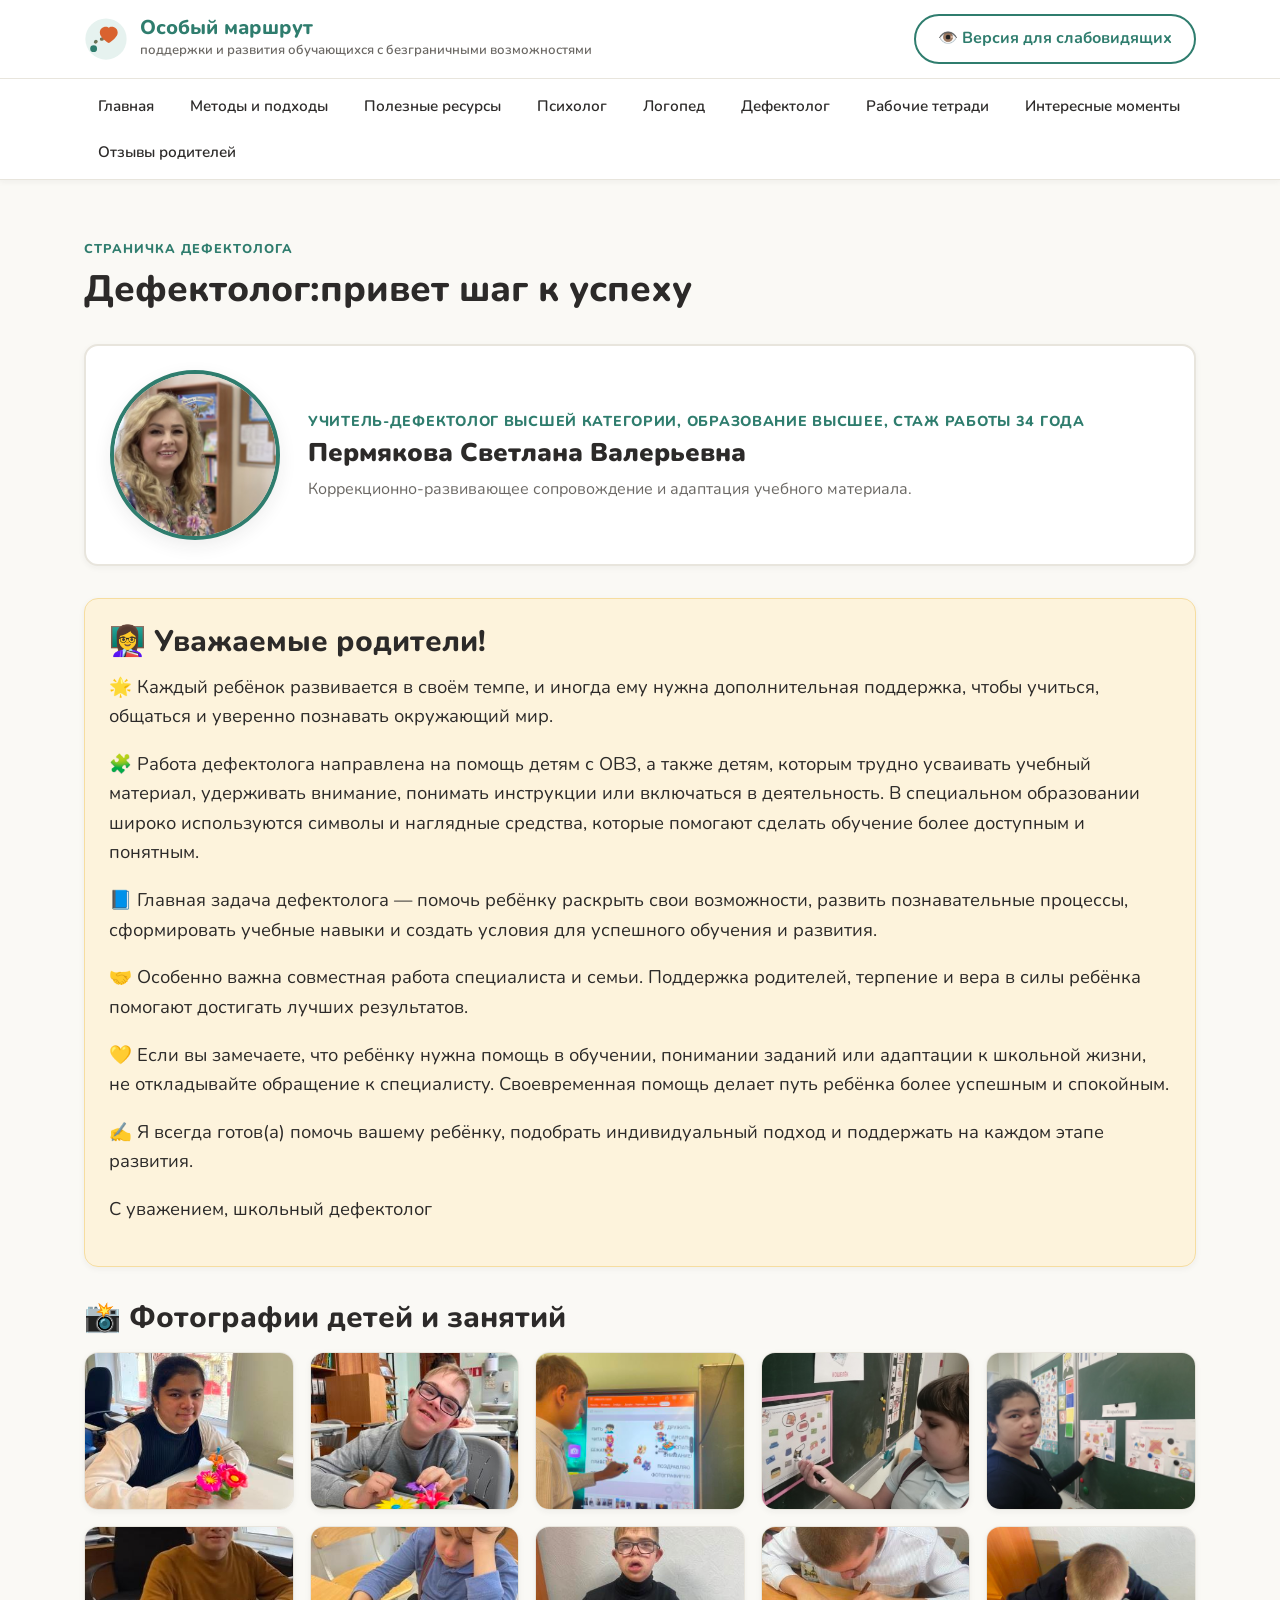
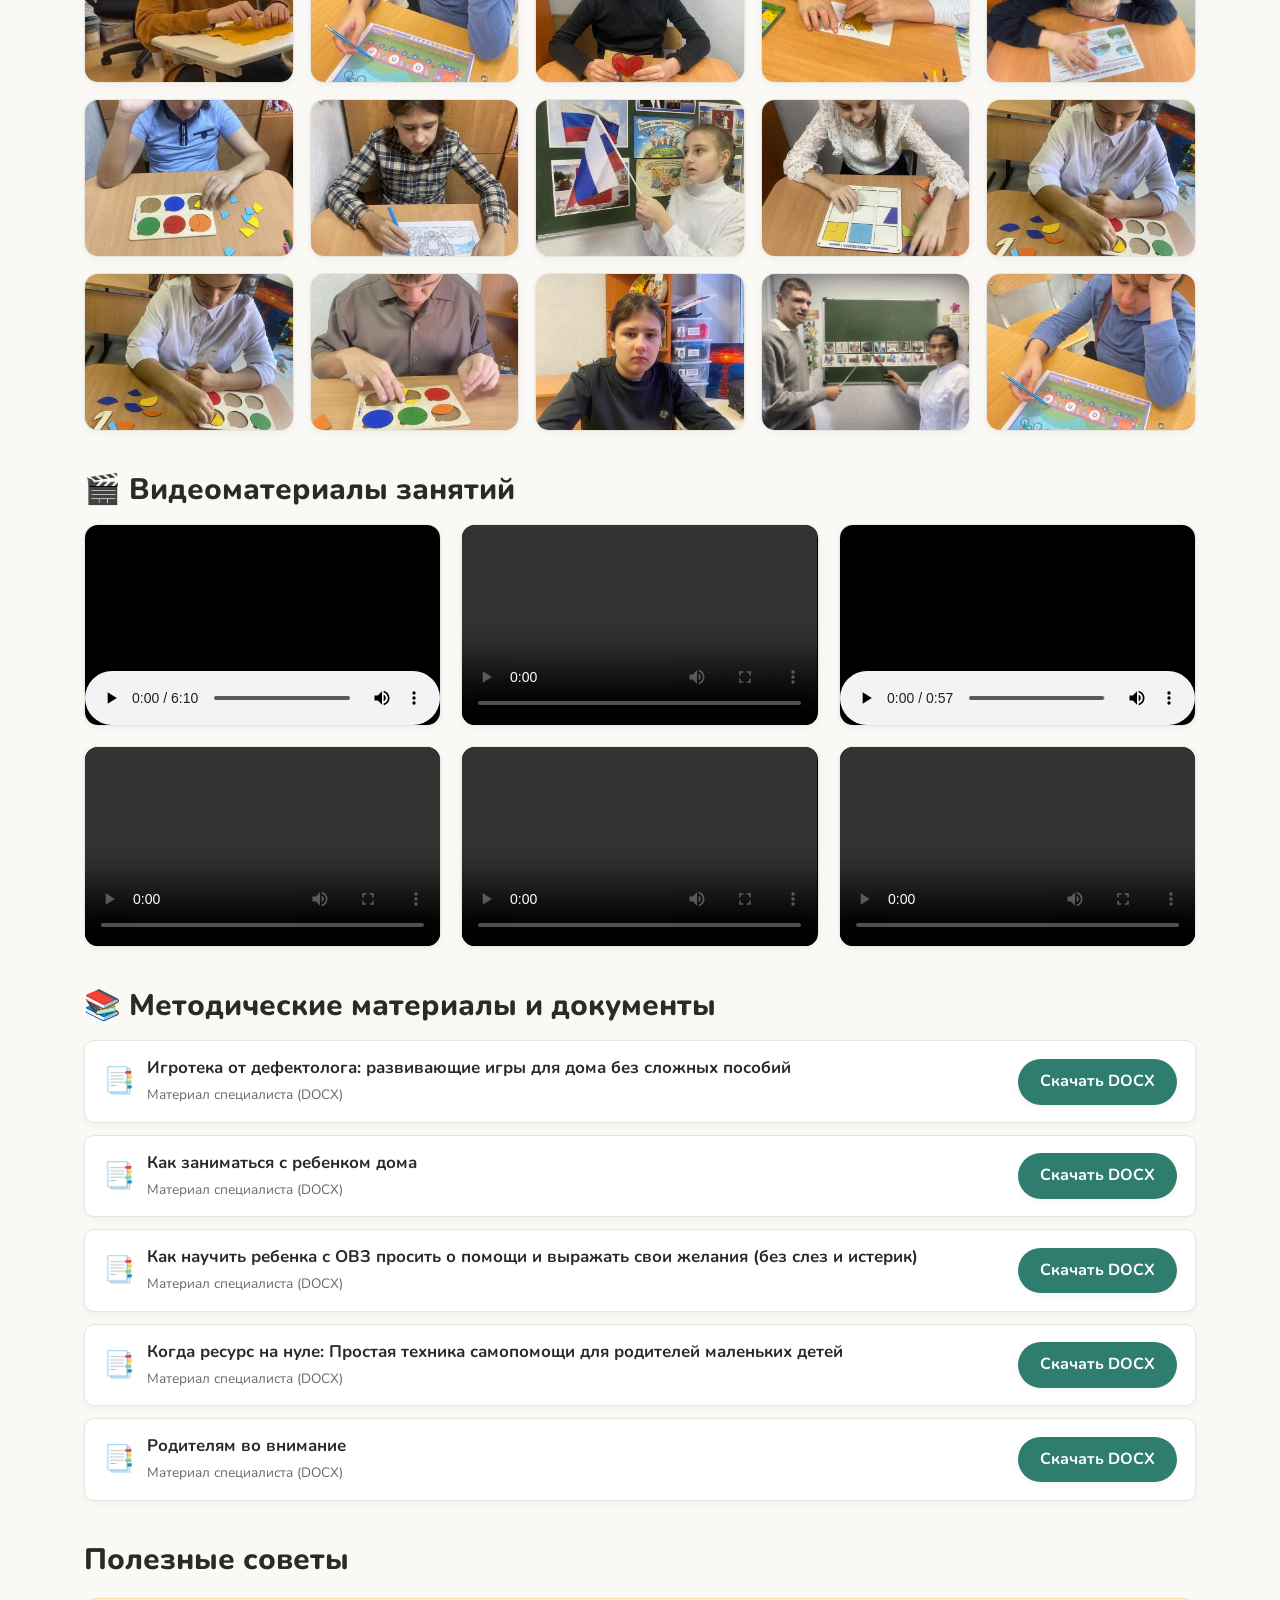
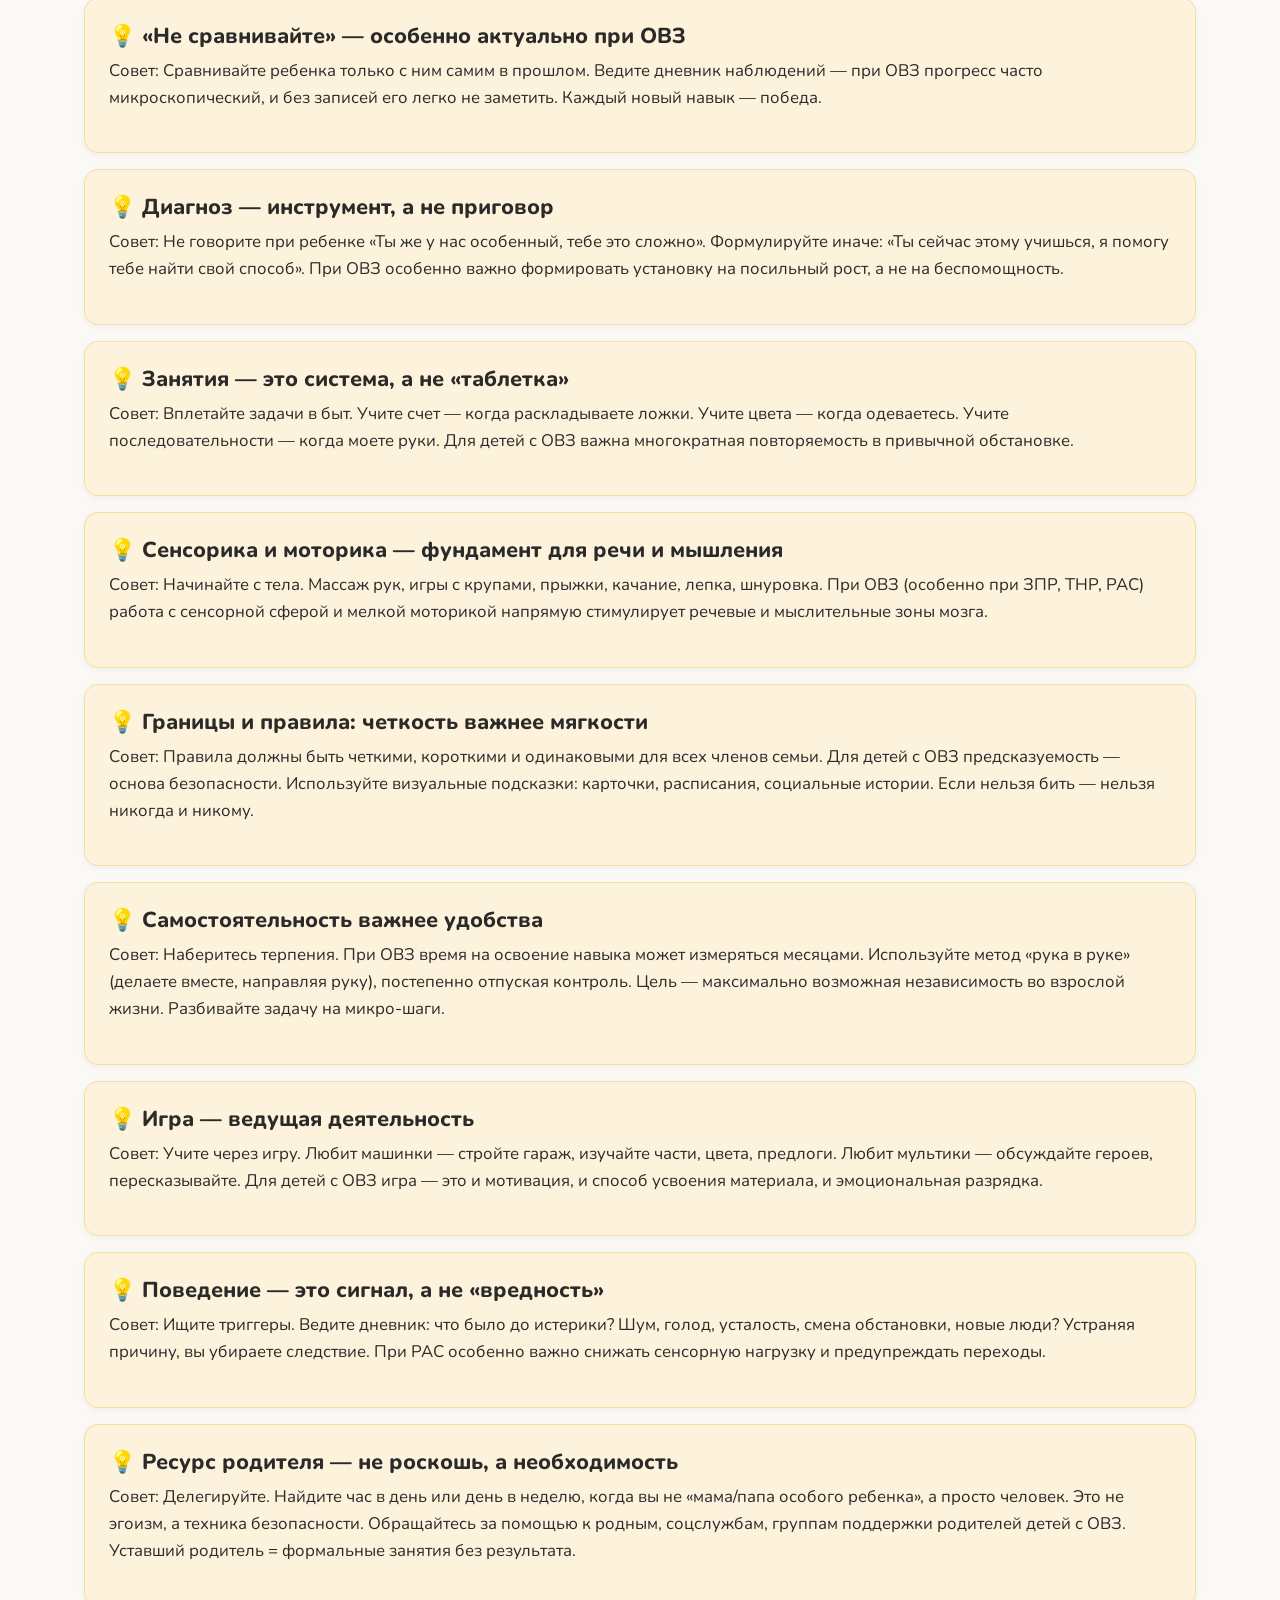
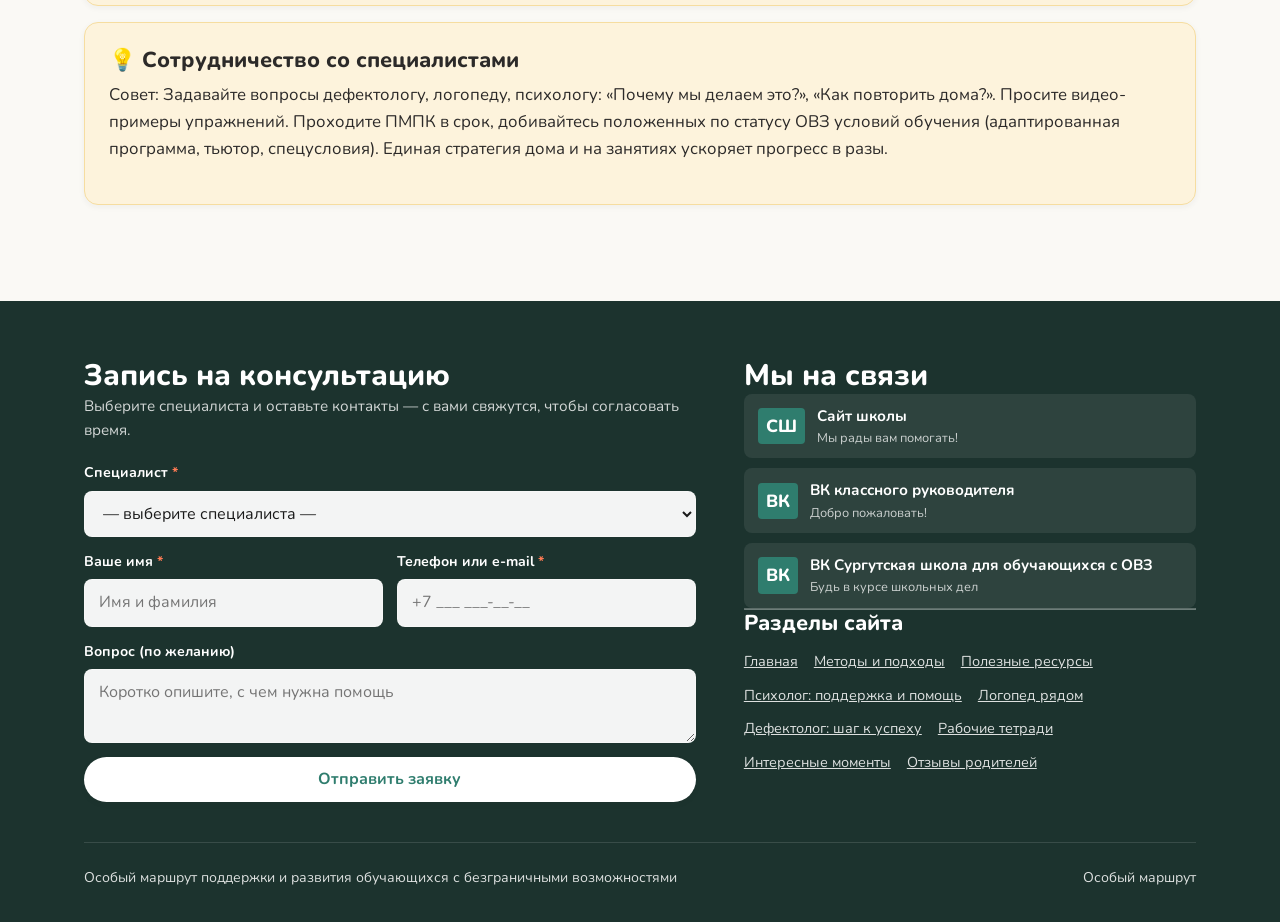
<file: defektolog-new.html>
<!DOCTYPE html>
<html lang="ru">
<head>
<meta charset="utf-8">
<meta name="viewport" content="width=device-width, initial-scale=1">
<title>Дефектолог: шаг к успеху — Особый маршрут</title>
<link href="https://fonts.googleapis.com/css2?family=Nunito:wght@400;600;700;800;900&display=swap" rel="stylesheet">
<link rel="stylesheet" href="assets/css/style.css">
</head>
<body data-page="specialist" data-spec="defektolog">
<a class="skip-link" href="#main">Перейти к основному содержанию</a>
<header class="header">
  <div class="wrap header__bar">
    <a class="logo" href="index.html">
      <svg class="logo__mark" viewBox="0 0 64 64" role="img" aria-hidden="true" focusable="false">
        <defs><linearGradient id="lgm" x1="0" y1="0" x2="1" y2="1"><stop offset="0" stop-color="#2F7D6E"/><stop offset="1" stop-color="#D9622F"/></linearGradient></defs>
        <circle cx="32" cy="32" r="30" fill="#E6F2EF"/>
        <path d="M14 46c0-12 8-14 14-14s10-4 10-10" fill="none" stroke="url(#lgm)" stroke-width="5" stroke-linecap="round" stroke-dasharray="1 9"/>
        <path d="M40 14c5.5 0 9 3.6 9 8.6 0 6.6-8 11.6-11.4 14.5-.9.8-2.3.8-3.2 0C31 34.2 23 29.2 23 22.6 23 17.6 26.5 14 32 14c1.7 0 3.1.7 4 1.8.9-1.1 2.3-1.8 4-1.8z" fill="#D9622F"/>
        <circle cx="14" cy="46" r="5" fill="#2F7D6E"/>
      </svg>
      <span class="logo__text">
        <span class="logo__name">Особый маршрут</span>
        <span class="logo__sub">поддержки и развития обучающихся с безграничными возможностями</span>
      </span>
    </a>
    <div class="header__actions">
      <button type="button" class="btn btn--ghost" id="a11y-toggle" aria-expanded="false" aria-controls="a11y-panel" title="Настройки доступности">👁️ Версия для слабовидящих</button>
      <button type="button" class="nav-toggle" id="nav-toggle" aria-expanded="false" aria-controls="site-nav" aria-label="Открыть меню">
        <svg width="24" height="24" viewBox="0 0 24 24" fill="none" stroke="currentColor" stroke-width="2.5" stroke-linecap="round"><line x1="3" y1="6" x2="21" y2="6"/><line x1="3" y1="12" x2="21" y2="12"/><line x1="3" y1="18" x2="21" y2="18"/></svg>
      </button>
    </div>
  </div>
  <nav class="nav" id="site-nav" aria-label="Основное меню">
    <div class="wrap">
      <ul class="nav__list">
        <li><a class="nav__link" href="index.html">Главная</a></li><li><a class="nav__link" href="metody.html">Методы и подходы</a></li><li><a class="nav__link" href="resursy.html">Полезные ресурсы</a></li><li><a class="nav__link" href="psiholog.html">Психолог</a></li><li><a class="nav__link" href="logoped.html">Логопед</a></li><li><a class="nav__link" href="defektolog.html" aria-current="page">Дефектолог</a></li><li><a class="nav__link" href="tetradi.html">Рабочие тетради</a></li><li><a class="nav__link" href="galereya.html">Интересные моменты</a></li><li><a class="nav__link" href="otzyvy.html">Отзывы родителей</a></li>
      </ul>
    </div>
  </nav>
  <div class="a11y-bar" id="a11y-panel">
    <div class="wrap a11y-bar__grid">
      <div class="a11y__group">
        <span class="a11y__label">Размер шрифта</span>
        <div class="btn-group">
          <button type="button" class="a11y__btn" data-fs="1" aria-pressed="true">А</button>
          <button type="button" class="a11y__btn" data-fs="1.15" aria-pressed="false" style="font-size:1.12em">А</button>
          <button type="button" class="a11y__btn" data-fs="1.32" aria-pressed="false" style="font-size:1.28em">А</button>
        </div>
      </div>
      <div class="a11y__group">
        <span class="a11y__label">Контраст</span>
        <button type="button" class="a11y__btn" id="contrast-toggle" aria-pressed="false">Версия для слабовидящих</button>
      </div>
      <div class="a11y__group">
        <button type="button" class="a11y__btn" id="a11y-reset">Сбросить</button>
      </div>
    </div>
  </div>
</header>
<main id="main">
  <section class="section" aria-labelledby="page-title">
    <div class="wrap">
      <div class="section__head">
        <span class="eyebrow">Страничка дефектолога</span>
        <h1 id="page-title">Дефектолог:привет шаг к успеху</h1>
        
      </div>

      <div id="spec-teacher-box"><div class="teacher-profile">
        <div class="teacher-profile__photo-wrap">
      <img src="media/my-teacher-final.jpg" alt="Пермякова Светлана Валерьевна" class="teacher-profile__photo">
        </div>
        <div class="teacher-profile__info">
          <span class="teacher-profile__role">Учитель-дефектолог высшей категории, образование высшее, стаж работы 34 года</span>
          <h2 class="teacher-profile__name">Пермякова Светлана Валерьевна</h2>
          <p class="teacher-profile__desc">Коррекционно-развивающее сопровождение и адаптация учебного материала.</p>
        </div>
      </div></div>

      <div class="card tone-3" style="margin-bottom:32px">
        <h2 style="margin-bottom:12px">👩‍🏫 Уважаемые родители!</h2>
        <div class="prose" style="font-size:1.15rem"><p>🌟 Каждый ребёнок развивается в своём темпе, и иногда ему нужна дополнительная поддержка, чтобы учиться, общаться и уверенно познавать окружающий мир.</p><p>🧩 Работа дефектолога направлена на помощь детям с ОВЗ, а также детям, которым трудно усваивать учебный материал, удерживать внимание, понимать инструкции или включаться в деятельность. В специальном образовании широко используются символы и наглядные средства, которые помогают сделать обучение более доступным и понятным.</p><p>📘 Главная задача дефектолога — помочь ребёнку раскрыть свои возможности, развить познавательные процессы, сформировать учебные навыки и создать условия для успешного обучения и развития.</p><p>🤝 Особенно важна совместная работа специалиста и семьи. Поддержка родителей, терпение и вера в силы ребёнка помогают достигать лучших результатов.</p><p>💛 Если вы замечаете, что ребёнку нужна помощь в обучении, понимании заданий или адаптации к школьной жизни, не откладывайте обращение к специалисту. Своевременная помощь делает путь ребёнка более успешным и спокойным.</p><p>✍️ Я всегда готов(а) помочь вашему ребёнку, подобрать индивидуальный подход и поддержать на каждом этапе развития.</p><p>С уважением, школьный дефектолог</p></div>
      </div>

      <div id="spec-photos-box" style="margin-bottom:40px "><h2 style="margin-bottom:16px">📸 Фотографии детей и занятий</h2><div class="gallery gallery--spec" id="spec-photos"><div class="gallery__item">
      <button type="button" class="gallery__btn" data-lightbox="Фото" data-src="/media/1792944774408-IMG_5536.jpg" data-title="">
        <span class="gallery__frame">
          <img src="/media/1792944774408-IMG_5536.jpg" alt="Фото" loading="lazy">
        </span>
      </button>
    </div><div class="gallery__item">
      <button type="button" class="gallery__btn" data-lightbox="Фото" data-src="/media/1792944784891-IMG_5537.jpg" data-title="">
        <span class="gallery__frame">
          <img src="/media/1792944784891-IMG_5537.jpg" alt="Фото" loading="lazy">
        </span>
      </button>
    </div><div class="gallery__item">
      <button type="button" class="gallery__btn" data-lightbox="Фото" data-src="/media/1792944802336-IMG_6195.JPG" data-title="">
        <span class="gallery__frame">
          <img src="/media/1792944802336-IMG_6195.JPG" alt="Фото" loading="lazy">
        </span>
      </button>
    </div><div class="gallery__item">
      <button type="button" class="gallery__btn" data-lightbox="Фото" data-src="/media/1792944818965-IMG_20230217_082041.jpg" data-title="">
        <span class="gallery__frame">
          <img src="/media/1792944818965-IMG_20230217_082041.jpg" alt="Фото" loading="lazy">
        </span>
      </button>
    </div><div class="gallery__item">
      <button type="button" class="gallery__btn" data-lightbox="Фото" data-src="/media/1792944826034-IMG_20230217_084144.jpg" data-title="">
        <span class="gallery__frame">
          <img src="/media/1792944826034-IMG_20230217_084144.jpg" alt="Фото" loading="lazy">
        </span>
      </button>
    </div><div class="gallery__item">
      <button type="button" class="gallery__btn" data-lightbox="Фото" data-src="/media/1792944794831-Screenshot_1.jpg" data-title="">
        <span class="gallery__frame">
          <img src="/media/1792944794831-Screenshot_1.jpg" alt="Фото" loading="lazy">
        </span>
      </button>
    </div><div class="gallery__item">
      <button type="button" class="gallery__btn" data-lightbox="Фото" data-src="/media/1792944673480-IMG_5287.JPG" data-title="">
        <span class="gallery__frame">
          <img src="/media/1792944673480-IMG_5287.JPG" alt="Фото" loading="lazy">
        </span>
      </button>
    </div><div class="gallery__item">
      <button type="button" class="gallery__btn" data-lightbox="Фото" data-src="/media/1792944682503-IMG_6645.jpeg" data-title="">
        <span class="gallery__frame">
          <img src="/media/1792944682503-IMG_6645.jpeg" alt="Фото" loading="lazy">
        </span>
      </button>
    </div><div class="gallery__item">
      <button type="button" class="gallery__btn" data-lightbox="Фото" data-src="/media/1792944690875-IMG_7251.jpeg" data-title="">
        <span class="gallery__frame">
          <img src="/media/1792944690875-IMG_7251.jpeg" alt="Фото" loading="lazy">
        </span>
      </button>
    </div><div class="gallery__item">
      <button type="button" class="gallery__btn" data-lightbox="Фото" data-src="/media/1792944696841-IMG_7297.jpeg" data-title="">
        <span class="gallery__frame">
          <img src="/media/1792944696841-IMG_7297.jpeg" alt="Фото" loading="lazy">
        </span>
      </button>
    </div><div class="gallery__item">
      <button type="button" class="gallery__btn" data-lightbox="Фото" data-src="/media/1792944703618-IMG_20261022_163137.jpg" data-title="">
        <span class="gallery__frame">
          <img src="/media/1792944703618-IMG_20261022_163137.jpg" alt="Фото" loading="lazy">
        </span>
      </button>
    </div><div class="gallery__item">
      <button type="button" class="gallery__btn" data-lightbox="Фото" data-src="/media/1792944715703-IMG_20261022_163153.jpg" data-title="">
        <span class="gallery__frame">
          <img src="/media/1792944715703-IMG_20261022_163153.jpg" alt="Фото" loading="lazy">
        </span>
      </button>
    </div><div class="gallery__item">
      <button type="button" class="gallery__btn" data-lightbox="Фото" data-src="/media/1792944723243-IMG_20261022_163204.jpg" data-title="">
        <span class="gallery__frame">
          <img src="/media/1792944723243-IMG_20261022_163204.jpg" alt="Фото" loading="lazy">
        </span>
      </button>
    </div><div class="gallery__item">
      <button type="button" class="gallery__btn" data-lightbox="Фото" data-src="/media/1792944730154-IMG_20261022_163222.jpg" data-title="">
        <span class="gallery__frame">
          <img src="/media/1792944730154-IMG_20261022_163222.jpg" alt="Фото" loading="lazy">
        </span>
      </button>
    </div><div class="gallery__item">
      <button type="button" class="gallery__btn" data-lightbox="Фото" data-src="/media/1792944750092-IMG_20261022_163236.jpg" data-title="">
        <span class="gallery__frame">
          <img src="/media/1792944750092-IMG_20261022_163236.jpg" alt="Фото" loading="lazy">
        </span>
      </button>
    </div><div class="gallery__item">
      <button type="button" class="gallery__btn" data-lightbox="Фото" data-src="/media/1792944668210-IMG_20261022_163236.jpg" data-title="">
        <span class="gallery__frame">
          <img src="/media/1792944668210-IMG_20261022_163236.jpg" alt="Фото" loading="lazy">
        </span>
      </button>
    </div><div class="gallery__item">
      <button type="button" class="gallery__btn" data-lightbox="Фото" data-src="/media/1792944621538-IMG_20261022_163258.jpg" data-title="">
        <span class="gallery__frame">
          <img src="/media/1792944621538-IMG_20261022_163258.jpg" alt="Фото" loading="lazy">
        </span>
      </button>
    </div><div class="gallery__item">
      <button type="button" class="gallery__btn" data-lightbox="Фото" data-src="/media/1792944629872-photo_2026-02-04_12-55-03.jpg" data-title="">
        <span class="gallery__frame">
          <img src="/media/1792944629872-photo_2026-02-04_12-55-03.jpg" alt="Фото" loading="lazy">
        </span>
      </button>
    </div><div class="gallery__item">
      <button type="button" class="gallery__btn" data-lightbox="Фото" data-src="/media/1792944648602-IMG_20261022_163327.jpg" data-title="">
        <span class="gallery__frame">
          <img src="/media/1792944648602-IMG_20261022_163327.jpg" alt="Фото" loading="lazy">
        </span>
      </button>
    </div><div class="gallery__item">
      <button type="button" class="gallery__btn" data-lightbox="Фото" data-src="/media/1792944659249-IMG_5287.JPG" data-title="">
        <span class="gallery__frame">
          <img src="/media/1792944659249-IMG_5287.JPG" alt="Фото" loading="lazy">
        </span>
      </button>
    </div></div></div>

      <div id="spec-videos-box" style="margin-bottom:40px "><h2 style="margin-bottom:16px">🎬 Видеоматериалы занятий</h2><div class="video-grid" id="spec-videos"><div class="video-card">
      <video class="video-card__player" src="/media/defektolog_1_pmpk.mp4" controls playsinline preload="metadata"></video>
    </div><div class="video-card">
      <video class="video-card__player" src="/media/defektolog_2_parta.mp4" controls playsinline preload="metadata"></video>
    </div><div class="video-card">
      <video class="video-card__player" src="/media/defektolog_3_zhilet.mp4" controls playsinline preload="metadata"></video>
    </div><div class="video-card">
      <video class="video-card__player" src="/media/defektolog_4_doska_cherepaha.mp4" controls playsinline preload="metadata"></video>
    </div><div class="video-card">
      <video class="video-card__player" src="/media/defektolog_5_doska_frukty.mp4" controls playsinline preload="metadata"></video>
    </div><div class="video-card">
      <video class="video-card__player" src="/media/defektolog_6_klass.mp4" controls playsinline preload="metadata"></video>
    </div></div></div>

      <div id="spec-pdfs-box" style="margin-bottom:40px"><h2 style="margin-bottom:16px">📚 Методические материалы и документы</h2><div style="display:flex;flex-direction:column;gap:12px" id="spec-pdfs"><div style="background:#fff;padding:14px 18px;border-radius:10px;border:1px solid var(--c-border);display:flex;align-items:center;justify-content:space-between;gap:16px;box-shadow:var(--sh-sm)">
      <div style="display:flex;align-items:center;gap:12px">
        <span style="font-size:1.6rem">📑</span>
        <div>
          <strong style="font-size:1.05rem;display:block">Игротека от дефектолога: развивающие игры для дома без сложных пособий</strong>
          <span style="font-size:0.85rem;color:var(--c-text-muted)">Материал специалиста (DOCX)</span>
        </div>
      </div>
      <a class="btn btn--brand" href="/media/1792938064478-Игротека_от_дефектолога_развивающие_игры_для_дома_без_сложных_пособий.docx" target="_blank" download style="white-space:nowrap">Скачать DOCX</a>
    </div><div style="background:#fff;padding:14px 18px;border-radius:10px;border:1px solid var(--c-border);display:flex;align-items:center;justify-content:space-between;gap:16px;box-shadow:var(--sh-sm)">
      <div style="display:flex;align-items:center;gap:12px">
        <span style="font-size:1.6rem">📑</span>
        <div>
          <strong style="font-size:1.05rem;display:block">Как заниматься с ребенком дома</strong>
          <span style="font-size:0.85rem;color:var(--c-text-muted)">Материал специалиста (DOCX)</span>
        </div>
      </div>
      <a class="btn btn--brand" href="/media/1792938099367-Как_заниматься_с_ребенком_дома.docx" target="_blank" download style="white-space:nowrap">Скачать DOCX</a>
    </div><div style="background:#fff;padding:14px 18px;border-radius:10px;border:1px solid var(--c-border);display:flex;align-items:center;justify-content:space-between;gap:16px;box-shadow:var(--sh-sm)">
      <div style="display:flex;align-items:center;gap:12px">
        <span style="font-size:1.6rem">📑</span>
        <div>
          <strong style="font-size:1.05rem;display:block">Как научить ребенка с ОВЗ просить о помощи и выражать свои желания (без слез и истерик)</strong>
          <span style="font-size:0.85rem;color:var(--c-text-muted)">Материал специалиста (DOCX)</span>
        </div>
      </div>
      <a class="btn btn--brand" href="/media/1792938113650-Как_научить_ребенка_с_ОВЗ_просить_о_помощи_и_выражать_свои_желания__Без_слез_и_истерик_.docx" target="_blank" download style="white-space:nowrap">Скачать DOCX</a>
    </div><div style="background:#fff;padding:14px 18px;border-radius:10px;border:1px solid var(--c-border);display:flex;align-items:center;justify-content:space-between;gap:16px;box-shadow:var(--sh-sm)">
      <div style="display:flex;align-items:center;gap:12px">
        <span style="font-size:1.6rem">📑</span>
        <div>
          <strong style="font-size:1.05rem;display:block">Когда ресурс на нуле: Простая техника самопомощи для родителей маленьких детей</strong>
          <span style="font-size:0.85rem;color:var(--c-text-muted)">Материал специалиста (DOCX)</span>
        </div>
      </div>
      <a class="btn btn--brand" href="/media/1792938140000-Когда_ресурс_на_нуле_Простая_техника_самопомощи_для_родителей_маленьких_детей.docx" target="_blank" download style="white-space:nowrap">Скачать DOCX</a>
    </div><div style="background:#fff;padding:14px 18px;border-radius:10px;border:1px solid var(--c-border);display:flex;align-items:center;justify-content:space-between;gap:16px;box-shadow:var(--sh-sm)">
      <div style="display:flex;align-items:center;gap:12px">
        <span style="font-size:1.6rem">📑</span>
        <div>
          <strong style="font-size:1.05rem;display:block">Родителям во внимание</strong>
          <span style="font-size:0.85rem;color:var(--c-text-muted)">Материал специалиста (DOCX)</span>
        </div>
      </div>
      <a class="btn btn--brand" href="/media/1792938158637-Родителям_во_внимание.docx" target="_blank" download style="white-space:nowrap">Скачать DOCX</a>
    </div></div></div>

      

      <div id="spec-blog-box" style="margin-bottom:40px "><h2 style="margin-bottom:20px">Полезные советы</h2><div id="spec-blog"><article class="card tone-3" style="margin-bottom:16px">
          <h3 style="margin-bottom:8px">💡 «Не сравнивайте» — особенно актуально при ОВЗ</h3>
          <div class="prose" style="font-size:1.05rem"><p>Совет: Сравнивайте ребенка только с ним самим в прошлом. Ведите дневник наблюдений — при ОВЗ прогресс часто микроскопический, и без записей его легко не заметить. Каждый новый навык — победа.</p></div>
          
        </article><article class="card tone-3" style="margin-bottom:16px">
          <h3 style="margin-bottom:8px">💡 Диагноз — инструмент, а не приговор</h3>
          <div class="prose" style="font-size:1.05rem"><p>Совет: Не говорите при ребенке «Ты же у нас особенный, тебе это сложно». Формулируйте иначе: «Ты сейчас этому учишься, я помогу тебе найти свой способ». При ОВЗ особенно важно формировать установку на посильный рост, а не на беспомощность.</p></div>
          
        </article><article class="card tone-3" style="margin-bottom:16px">
          <h3 style="margin-bottom:8px">💡 Занятия — это система, а не «таблетка»</h3>
          <div class="prose" style="font-size:1.05rem"><p>Совет: Вплетайте задачи в быт. Учите счет — когда раскладываете ложки. Учите цвета — когда одеваетесь. Учите последовательности — когда моете руки. Для детей с ОВЗ важна многократная повторяемость в привычной обстановке.</p></div>
          
        </article><article class="card tone-3" style="margin-bottom:16px">
          <h3 style="margin-bottom:8px">💡 Сенсорика и моторика — фундамент для речи и мышления</h3>
          <div class="prose" style="font-size:1.05rem"><p>Совет: Начинайте с тела. Массаж рук, игры с крупами, прыжки, качание, лепка, шнуровка. При ОВЗ (особенно при ЗПР, ТНР, РАС) работа с сенсорной сферой и мелкой моторикой напрямую стимулирует речевые и мыслительные зоны мозга.</p></div>
          
        </article><article class="card tone-3" style="margin-bottom:16px">
          <h3 style="margin-bottom:8px">💡 Границы и правила: четкость важнее мягкости</h3>
          <div class="prose" style="font-size:1.05rem"><p>Совет: Правила должны быть четкими, короткими и одинаковыми для всех членов семьи. Для детей с ОВЗ предсказуемость — основа безопасности. Используйте визуальные подсказки: карточки, расписания, социальные истории. Если нельзя бить — нельзя никогда и никому.</p></div>
          
        </article><article class="card tone-3" style="margin-bottom:16px">
          <h3 style="margin-bottom:8px">💡 Самостоятельность важнее удобства</h3>
          <div class="prose" style="font-size:1.05rem"><p>Совет: Наберитесь терпения. При ОВЗ время на освоение навыка может измеряться месяцами. Используйте метод «рука в руке» (делаете вместе, направляя руку), постепенно отпуская контроль. Цель — максимально возможная независимость во взрослой жизни. Разбивайте задачу на микро-шаги.</p></div>
          
        </article><article class="card tone-3" style="margin-bottom:16px">
          <h3 style="margin-bottom:8px">💡 Игра — ведущая деятельность</h3>
          <div class="prose" style="font-size:1.05rem"><p>Совет: Учите через игру. Любит машинки — стройте гараж, изучайте части, цвета, предлоги. Любит мультики — обсуждайте героев, пересказывайте. Для детей с ОВЗ игра — это и мотивация, и способ усвоения материала, и эмоциональная разрядка.</p></div>
          
        </article><article class="card tone-3" style="margin-bottom:16px">
          <h3 style="margin-bottom:8px">💡 Поведение — это сигнал, а не «вредность»</h3>
          <div class="prose" style="font-size:1.05rem"><p>Совет: Ищите триггеры. Ведите дневник: что было до истерики? Шум, голод, усталость, смена обстановки, новые люди? Устраняя причину, вы убираете следствие. При РАС особенно важно снижать сенсорную нагрузку и предупреждать переходы.</p></div>
          
        </article><article class="card tone-3" style="margin-bottom:16px">
          <h3 style="margin-bottom:8px">💡 Ресурс родителя — не роскошь, а необходимость</h3>
          <div class="prose" style="font-size:1.05rem"><p>Совет: Делегируйте. Найдите час в день или день в неделю, когда вы не «мама/папа особого ребенка», а просто человек. Это не эгоизм, а техника безопасности. Обращайтесь за помощью к родным, соцслужбам, группам поддержки родителей детей с ОВЗ. Уставший родитель = формальные занятия без результата.</p></div>
          
        </article><article class="card tone-3" style="margin-bottom:16px">
          <h3 style="margin-bottom:8px">💡 Сотрудничество со специалистами</h3>
          <div class="prose" style="font-size:1.05rem"><p>Совет: Задавайте вопросы дефектологу, логопеду, психологу: «Почему мы делаем это?», «Как повторить дома?». Просите видео-примеры упражнений. Проходите ПМПК в срок, добивайтесь положенных по статусу ОВЗ условий обучения (адаптированная программа, тьютор, спецусловия). Единая стратегия дома и на занятиях ускоряет прогресс в разы.</p></div>
          
        </article></div></div>
    </div>
  </section>
</main>
<footer class="footer" id="podval">
  <div class="wrap">
    <div class="footer__grid">
      <section id="zapis" aria-labelledby="zapis-title">
        <h2 id="zapis-title">Запись на консультацию</h2>
        <p class="footer__note">Выберите специалиста и оставьте контакты — с вами свяжутся, чтобы согласовать время.</p>
        <form class="form" id="consult-form" novalidate>
          <div class="field" data-field="spec">
            <label class="field__label" for="f-spec">Специалист <span class="field__req" aria-hidden="true">*</span></label>
            <select class="field__control" id="f-spec" name="spec" required aria-describedby="e-spec">
              <option value="">— выберите специалиста —</option>
              <option value="Педагог-психолог">Педагог-психолог</option><option value="Школьный логопед">Школьный логопед</option><option value="Школьный дефектолог">Школьный дефектолог</option><option value="Классный руководитель">Классный руководитель</option>
            </select>
            <p class="field__error" id="e-spec" hidden>Пожалуйста, выберите специалиста.</p>
          </div>

          <div class="form__row">
            <div class="field" data-field="name">
              <label class="field__label" for="f-name">Ваше имя <span class="field__req" aria-hidden="true">*</span></label>
              <input class="field__control" id="f-name" name="name" type="text" required autocomplete="name" placeholder="Имя и фамилия" aria-describedby="e-name">
              <p class="field__error" id="e-name" hidden>Укажите, пожалуйста, имя.</p>
            </div>
            <div class="field" data-field="contact">
              <label class="field__label" for="f-contact">Телефон или e-mail <span class="field__req" aria-hidden="true">*</span></label>
              <input class="field__control" id="f-contact" name="contact" type="text" required placeholder="+7 ___ ___-__-__" aria-describedby="e-contact">
              <p class="field__error" id="e-contact" hidden>Укажите телефон или e-mail для связи.</p>
            </div>
          </div>

          <div class="field" data-field="message">
            <label class="field__label" for="f-message">Вопрос (по желанию)</label>
            <textarea class="field__control" id="f-message" name="message" placeholder="Коротко опишите, с чем нужна помощь"></textarea>
          </div>

          <button class="btn btn--light btn--wide" type="submit">Отправить заявку</button>
          <p class="form__status" id="form-status" role="status" hidden></p>
        </form>
      </section>

      <section aria-labelledby="svyaz-title">
        <h2 id="svyaz-title">Мы на связи</h2>
        <ul class="social">
          <li><a class="social__link" href="https://shkolasurgutskaya-r86.gosweb.gosuslugi.ru/" target="_blank" rel="noopener noreferrer">
      <span class="social__ico" aria-hidden="true">СШ</span>
      <span class="social__meta">Сайт школы<span>Мы рады вам помогать!</span></span>
    </a></li><li><a class="social__link" href="https://vk.ru/club234596236" target="_blank" rel="noopener noreferrer">
      <span class="social__ico" aria-hidden="true">ВК</span>
      <span class="social__meta">ВК классного руководителя<span>Добро пожаловать!</span></span>
    </a></li><li><a class="social__link" href="https://max.ru" target="_blank" rel="noopener noreferrer">
      <span class="social__ico" aria-hidden="true">ВК</span>
      <span class="social__meta">ВК Сургутская школа для обучающихся с ОВЗ<span>Будь в курсе школьных дел</span></span>
    </a></li>
        </ul>

        <hr class="divider" style="border-color:rgba(255,255,255,.2);background:rgba(255,255,255,.2)">

        <h3 style="color:#fff">Разделы сайта</h3>
        <ul class="footer__map">
          <li><a href="index.html">Главная</a></li><li><a href="metody.html">Методы и подходы</a></li><li><a href="resursy.html">Полезные ресурсы</a></li><li><a href="psiholog.html">Психолог: поддержка и помощь</a></li><li><a href="logoped.html">Логопед рядом</a></li><li><a href="defektolog.html" aria-current="page">Дефектолог: шаг к успеху</a></li><li><a href="tetradi.html">Рабочие тетради</a></li><li><a href="galereya.html">Интересные моменты</a></li><li><a href="otzyvy.html">Отзывы родителей</a></li>
        </ul>
      </section>
    </div>

    <div class="footer__bottom">
      <span>Особый маршрут поддержки и развития обучающихся с безграничными возможностями</span>
      <span>Особый маршрут</span>
    </div>
  </div>
</footer>
<script src="assets/data/content.js"></script>
<script src="assets/js/layout.js"></script>
<script src="assets/js/render.js"></script>
<script src="assets/js/main.js"></script>
</body>
</html>
</file>
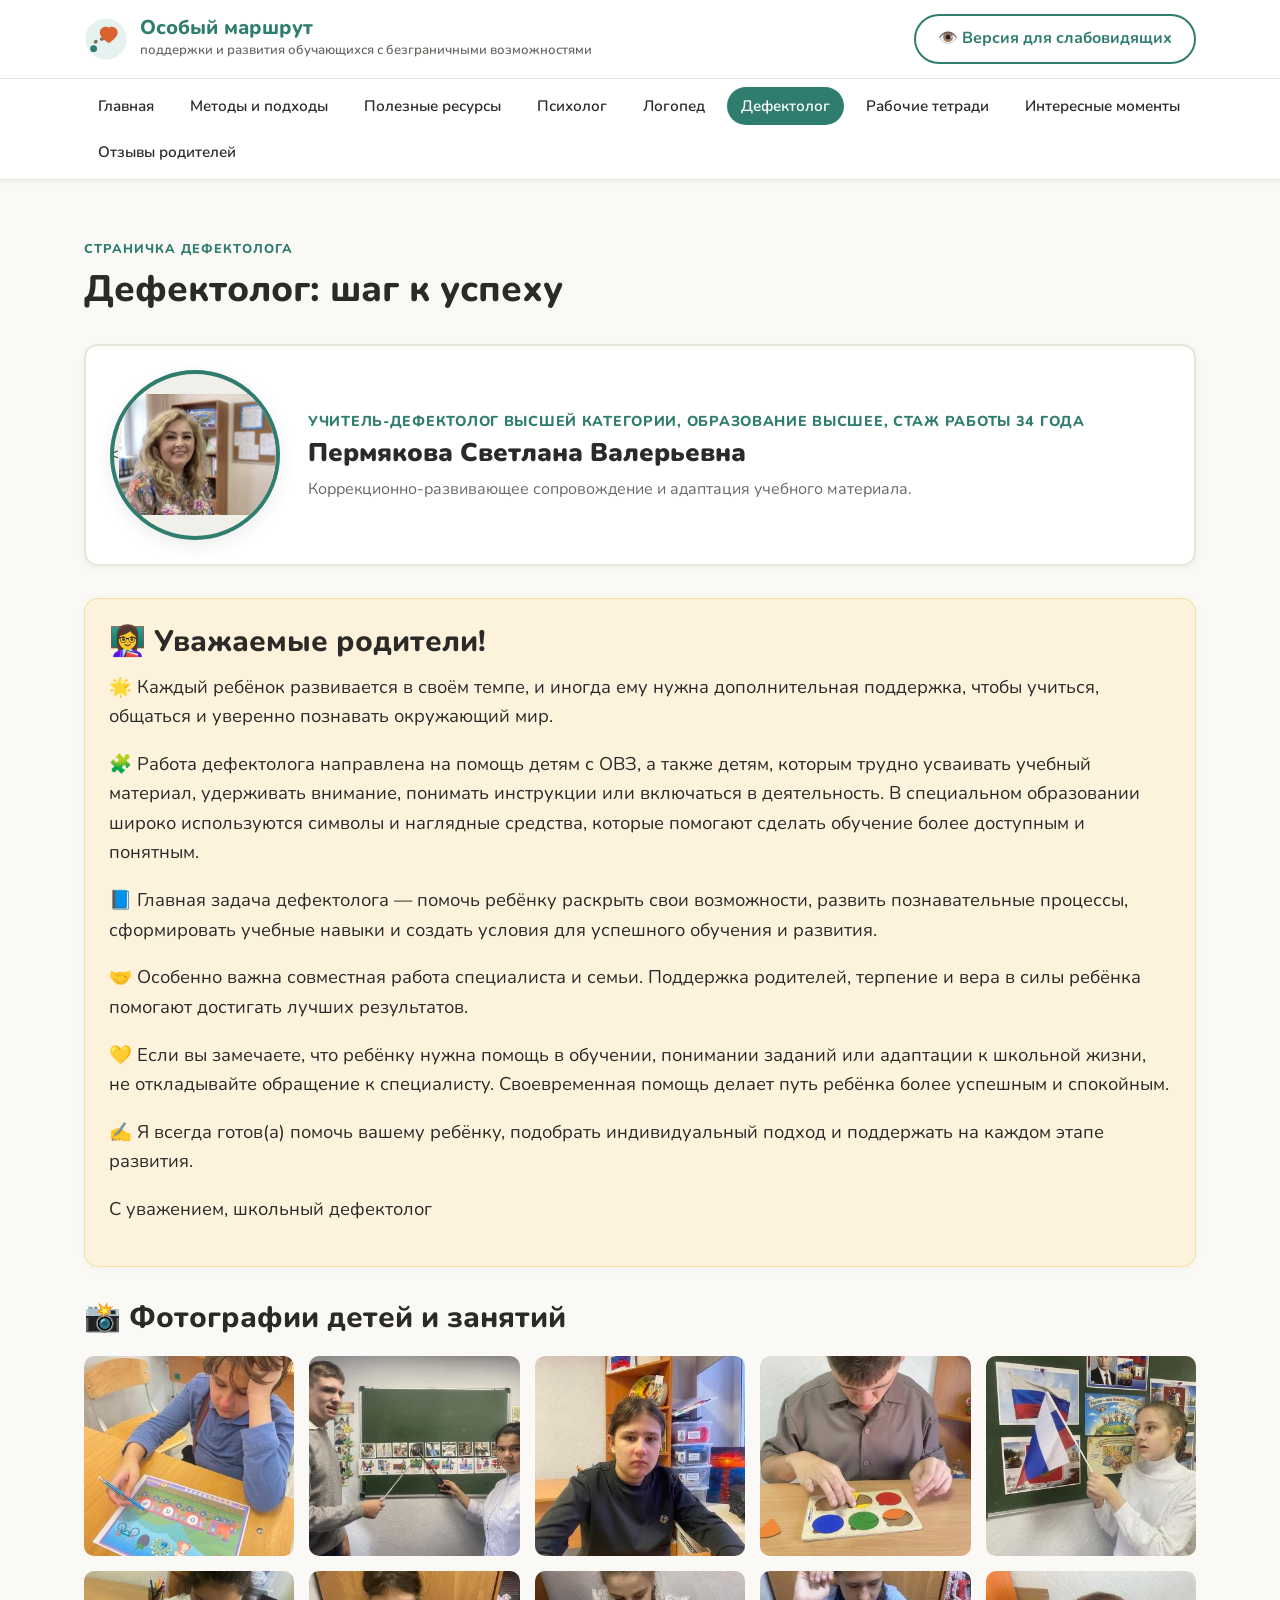
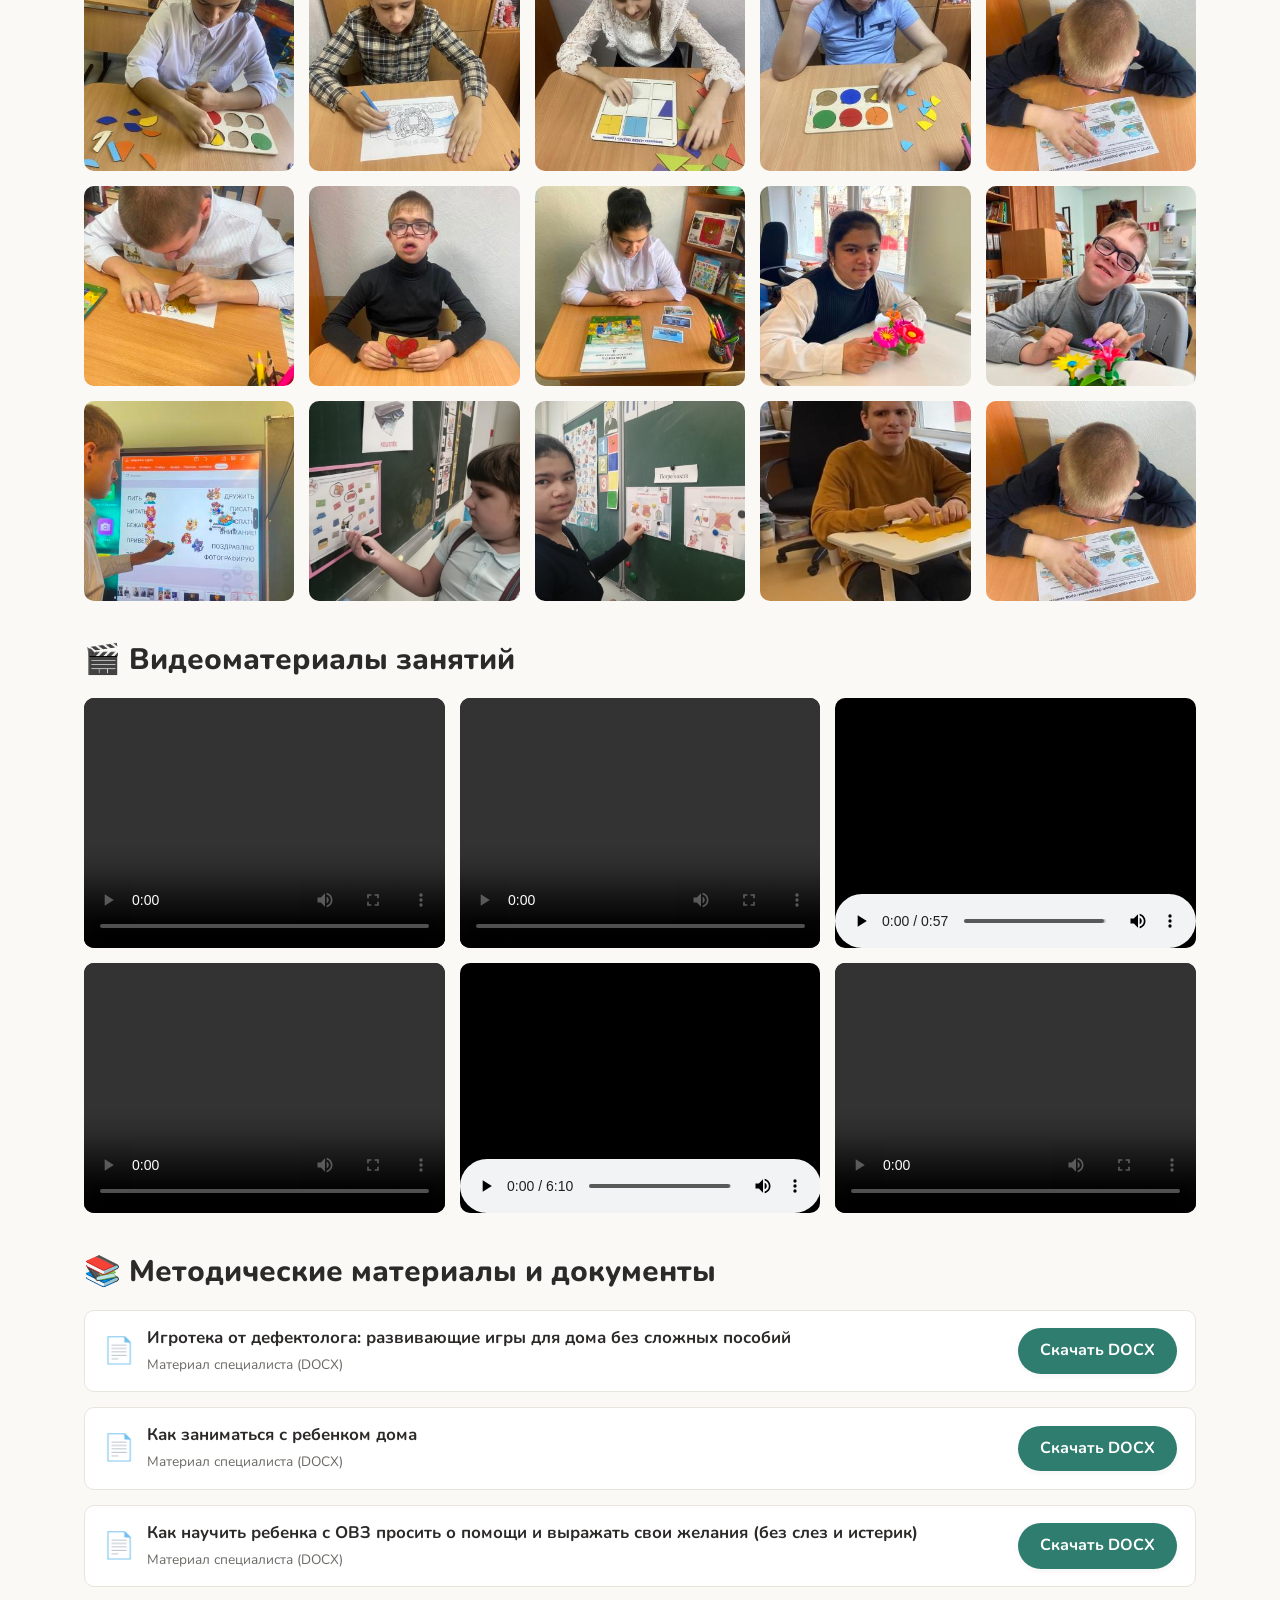
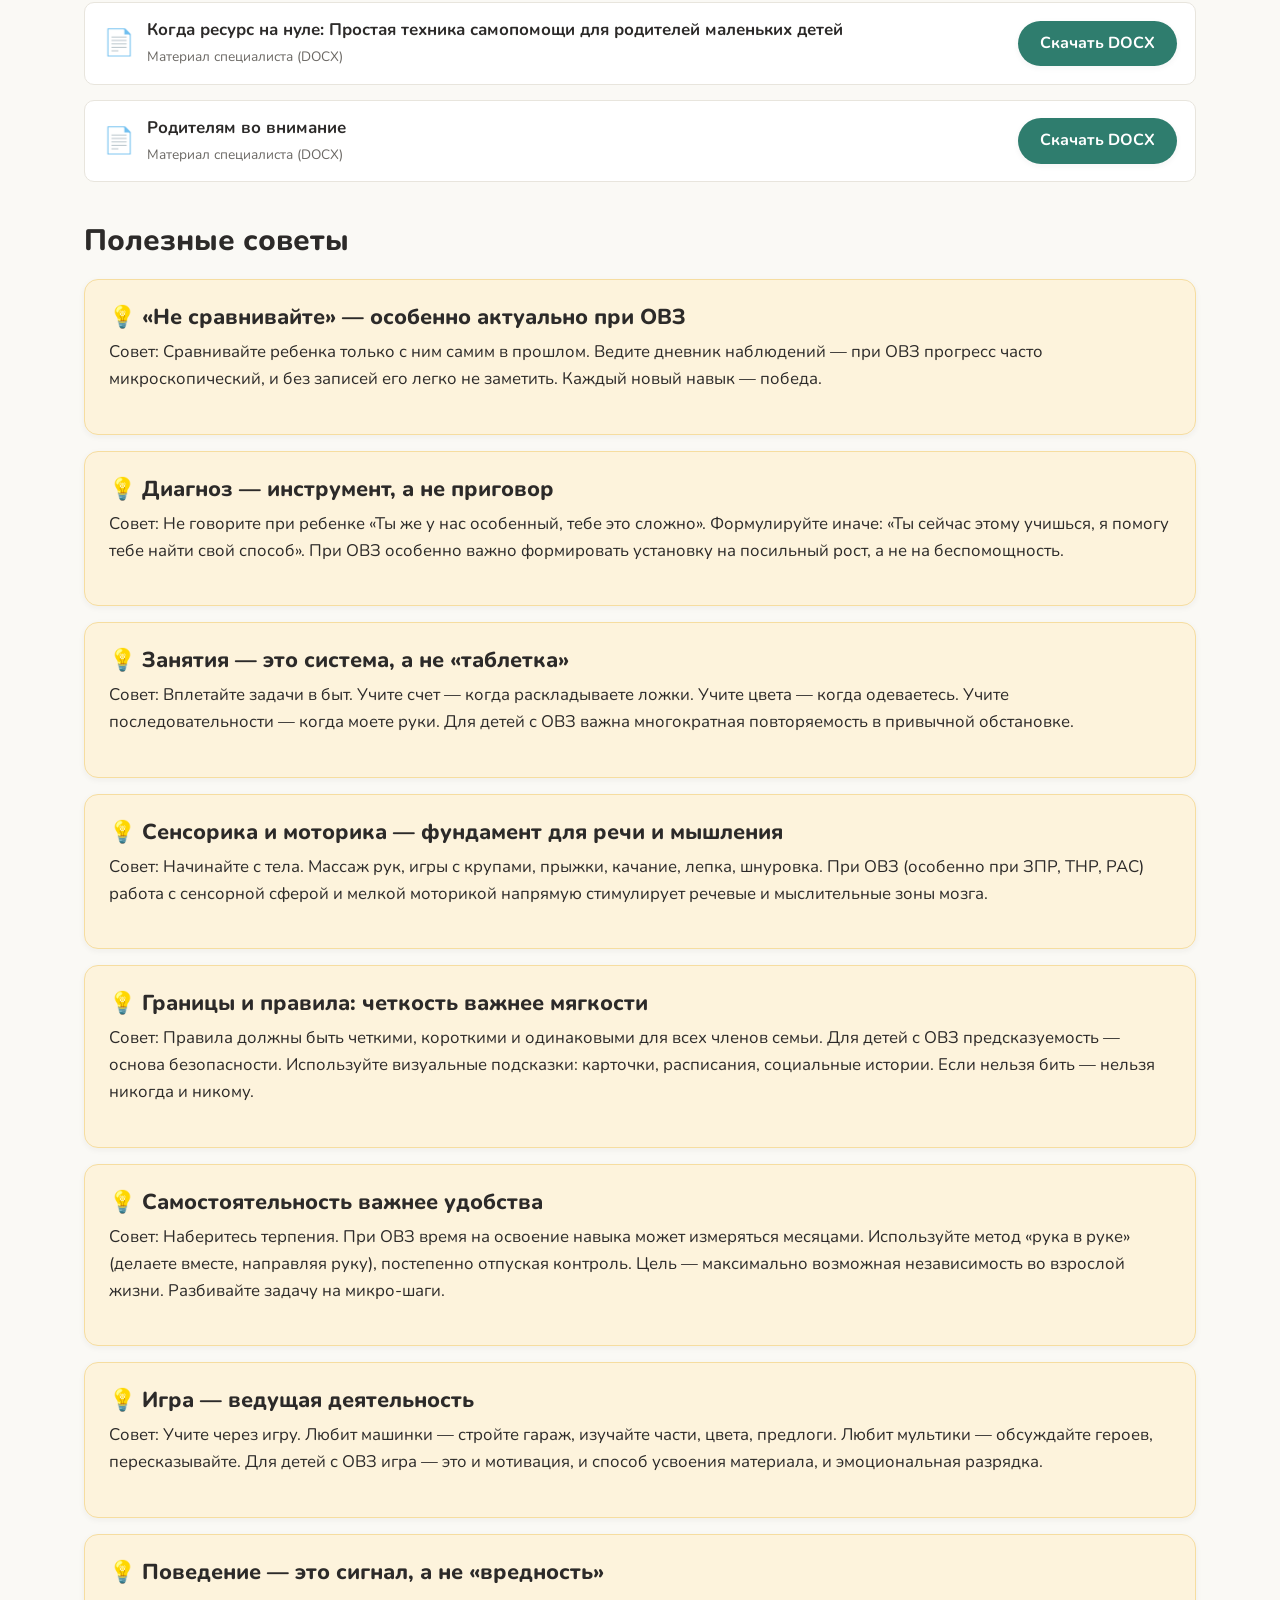
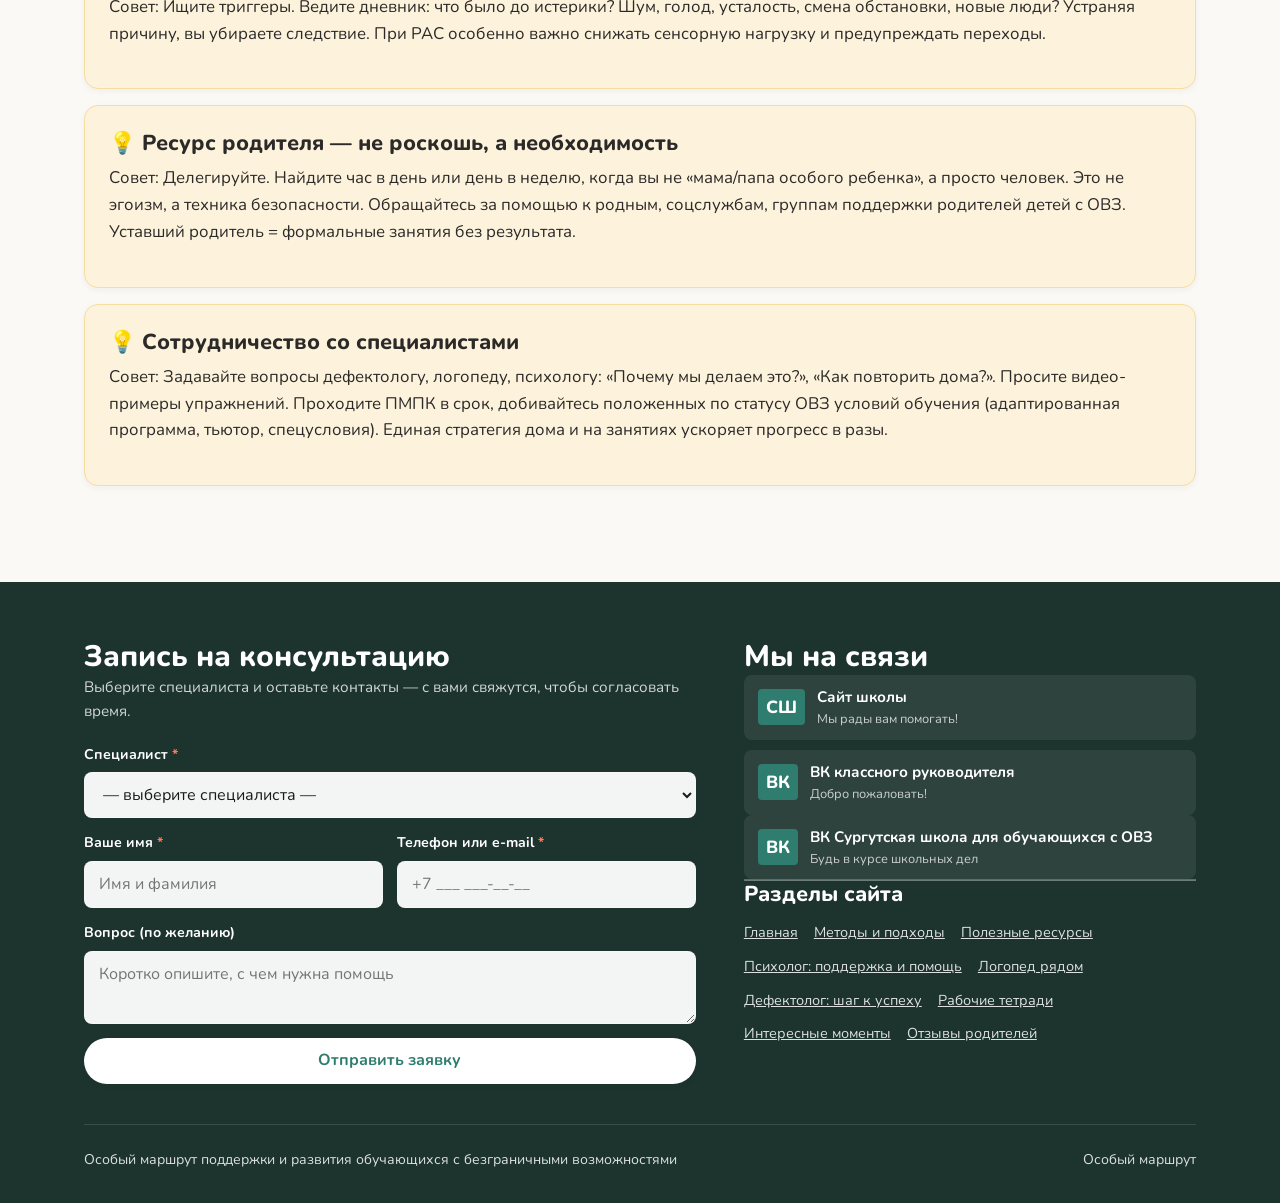
<file: defektolog.html>
<!DOCTYPE html>
<html lang="ru">
<head>
<meta charset="utf-8">
<link rel="icon" type="image/png" href="https://cdn-icons-png.flaticon.com/512/2879/2879192.png"> 
<meta name="viewport" content="width=device-width, initial-scale=1">
<title>Дефектолог: шаг к успеху — Особый маршрут</title>
<link href="https://fonts.googleapis.com/css2?family=Nunito:wght@400;600;700;800;900&display=swap" rel="stylesheet">
<link rel="stylesheet" href="assets/css/style.css">
</head>
<body data-page="specialist" data-spec="defektolog">
<a class="skip-link" href="#main">Перейти к основному содержанию</a>
<header class="header">
  <div class="wrap header__bar">
    <a class="logo" href="index.html">
      <svg class="logo__mark" viewBox="0 0 64 64" role="img" aria-hidden="true" focusable="false">
        <defs><linearGradient id="lgm" x1="0" y1="0" x2="1" y2="1"><stop offset="0" stop-color="#2F7D6E"/><stop offset="1" stop-color="#D9622F"/></linearGradient></defs>
        <circle cx="32" cy="32" r="30" fill="#E6F2EF"/>
        <path d="M14 46c0-12 8-14 14-14s10-4 10-10" fill="none" stroke="url(#lgm)" stroke-width="5" stroke-linecap="round" stroke-dasharray="1 9"/>
        <path d="M40 14c5.5 0 9 3.6 9 8.6 0 6.6-8 11.6-11.4 14.5-.9.8-2.3.8-3.2 0C31 34.2 23 29.2 23 22.6 23 17.6 26.5 14 32 14c1.7 0 3.1.7 4 1.8.9-1.1 2.3-1.8 4-1.8z" fill="#D9622F"/>
        <circle cx="14" cy="46" r="5" fill="#2F7D6E"/>
      </svg>
      <span class="logo__text">
        <span class="logo__name">Особый маршрут</span>
        <span class="logo__sub">поддержки и развития обучающихся с безграничными возможностями</span>
      </span>
    </a>
    <div class="header__actions">
      <button type="button" class="btn btn--ghost" id="a11y-toggle" aria-expanded="false" aria-controls="a11y-panel" title="Настройки доступности">👁️ Версия для слабовидящих</button>
      <button type="button" class="nav-toggle" id="nav-toggle" aria-expanded="false" aria-controls="site-nav" aria-label="Открыть меню">
        <svg width="24" height="24" viewBox="0 0 24 24" fill="none" stroke="currentColor" stroke-width="2.5" stroke-linecap="round"><line x1="3" y1="6" x2="21" y2="6"/><line x1="3" y1="12" x2="21" y2="12"/><line x1="3" y1="18" x2="21" y2="18"/></svg>
      </button>
    </div>
  </div>
  <nav class="nav" id="site-nav" aria-label="Основное меню">
    <div class="wrap">
      <ul class="nav__list">
        <li><a class="nav__link" href="index.html">Главная</a></li><li><a class="nav__link" href="metody.html">Методы и подходы</a></li><li><a class="nav__link" href="resursy.html">Полезные ресурсы</a></li><li><a class="nav__link" href="psiholog.html">Психолог</a></li><li><a class="nav__link" href="logoped.html">Логопед</a></li><li><a class="nav__link" href="defektolog.html" aria-current="page">Дефектолог</a></li><li><a class="nav__link" href="tetradi.html">Рабочие тетради</a></li><li><a class="nav__link" href="galereya.html">Интересные моменты</a></li><li><a class="nav__link" href="otzyvy.html">Отзывы родителей</a></li>
      </ul>
    </div>
  </nav>
  <div class="a11y-bar" id="a11y-panel">
    <div class="wrap a11y-bar__grid">
      <div class="a11y__group">
        <span class="a11y__label">Размер шрифта</span>
        <div class="btn-group">
          <button type="button" class="a11y__btn" data-fs="1" aria-pressed="true">А</button>
          <button type="button" class="a11y__btn" data-fs="1.15" aria-pressed="false" style="font-size:1.12em">А</button>
          <button type="button" class="a11y__btn" data-fs="1.32" aria-pressed="false" style="font-size:1.28em">А</button>
        </div>
      </div>
      <div class="a11y__group">
        <span class="a11y__label">Контраст</span>
        <button type="button" class="a11y__btn" id="contrast-toggle" aria-pressed="false">Версия для слабовидящих</button>
      </div>
      <div class="a11y__group">
        <button type="button" class="a11y__btn" id="a11y-reset">Сбросить</button>
      </div>
    </div>
  </div>
</header>
<main id="main">
  <section class="section" aria-labelledby="page-title">
    <div class="wrap">
      <div class="section__head">
        <span class="eyebrow">Страничка дефектолога</span>
        <h1 id="page-title">Дефектолог: шаг к успеху</h1>
        
      </div>

      <div id="spec-teacher-box"><div class="teacher-profile">
        <div class="teacher-profile__photo-wrap">
      <<img src="media/my-teacher-final.jpg" alt="Пермякова Светлана Валерьевна" class="teacher-profile__photo" style="display: block !important; opacity: 1 !important; visibility: visible !important; width: 100%; max-width: 300px; height: auto;">
        </div>
        <div class="teacher-profile__info">
          <span class="teacher-profile__role">Учитель-дефектолог высшей категории, образование высшее, стаж работы 34 года</span>
          <h2 class="teacher-profile__name">Пермякова Светлана Валерьевна</h2>
          <p class="teacher-profile__desc">Коррекционно-развивающее сопровождение и адаптация учебного материала.</p>
        </div>
      </div></div>

      <div class="card tone-3" style="margin-bottom:32px">
        <h2 style="margin-bottom:12px">👩‍🏫 Уважаемые родители!</h2>
        <div class="prose" style="font-size:1.15rem"><p>🌟 Каждый ребёнок развивается в своём темпе, и иногда ему нужна дополнительная поддержка, чтобы учиться, общаться и уверенно познавать окружающий мир.</p><p>🧩 Работа дефектолога направлена на помощь детям с ОВЗ, а также детям, которым трудно усваивать учебный материал, удерживать внимание, понимать инструкции или включаться в деятельность. В специальном образовании широко используются символы и наглядные средства, которые помогают сделать обучение более доступным и понятным.</p><p>📘 Главная задача дефектолога — помочь ребёнку раскрыть свои возможности, развить познавательные процессы, сформировать учебные навыки и создать условия для успешного обучения и развития.</p><p>🤝 Особенно важна совместная работа специалиста и семьи. Поддержка родителей, терпение и вера в силы ребёнка помогают достигать лучших результатов.</p><p>💛 Если вы замечаете, что ребёнку нужна помощь в обучении, понимании заданий или адаптации к школьной жизни, не откладывайте обращение к специалисту. Своевременная помощь делает путь ребёнка более успешным и спокойным.</p><p>✍️ Я всегда готов(а) помочь вашему ребёнку, подобрать индивидуальный подход и поддержать на каждом этапе развития.</p><p>С уважением, школьный дефектолог</p></div>
      </div>

      <div id="spec-photos-box" style="margin-bottom:40px "><h2 style="margin-bottom:16px">📸 Фотографии детей и занятий</h2>
      <div style="display: grid; grid-template-columns: repeat(5, 1fr); gap: 15px; margin-top: 20px; margin-bottom: 40px;">
    <div><img src="gallery-defektolog/photo1.jpg" alt="Фото 1" style="width: 100%; height: 200px; object-fit: cover; border-radius: 10px; display: block;"></div>
    <div><img src="gallery-defektolog/photo2.jpg" alt="Фото 2" style="width: 100%; height: 200px; object-fit: cover; border-radius: 10px; display: block;"></div>
    <div><img src="gallery-defektolog/photo3.jpg" alt="Фото 3" style="width: 100%; height: 200px; object-fit: cover; border-radius: 10px; display: block;"></div>
    <div><img src="gallery-defektolog/photo4.jpg" alt="Фото 4" style="width: 100%; height: 200px; object-fit: cover; border-radius: 10px; display: block;"></div>
    <div><img src="gallery-defektolog/photo5.jpg" alt="Фото 5" style="width: 100%; height: 200px; object-fit: cover; border-radius: 10px; display: block;"></div>
    <div><img src="gallery-defektolog/photo6.jpg" alt="Фото 6" style="width: 100%; height: 200px; object-fit: cover; border-radius: 10px; display: block;"></div>
    <div><img src="gallery-defektolog/photo7.jpg" alt="Фото 7" style="width: 100%; height: 200px; object-fit: cover; border-radius: 10px; display: block;"></div>
    <div><img src="gallery-defektolog/photo8.jpg" alt="Фото 8" style="width: 100%; height: 200px; object-fit: cover; border-radius: 10px; display: block;"></div>
    <div><img src="gallery-defektolog/photo9.jpg" alt="Фото 9" style="width: 100%; height: 200px; object-fit: cover; border-radius: 10px; display: block;"></div>
    <div><img src="gallery-defektolog/photo10.jpg" alt="Фото 10" style="width: 100%; height: 200px; object-fit: cover; border-radius: 10px; display: block;"></div>
    <div><img src="gallery-defektolog/photo11.jpg" alt="Фото 11" style="width: 100%; height: 200px; object-fit: cover; border-radius: 10px; display: block;"></div>
    <div><img src="gallery-defektolog/photo12.jpg" alt="Фото 12" style="width: 100%; height: 200px; object-fit: cover; border-radius: 10px; display: block;"></div>
    <div><img src="gallery-defektolog/photo13.jpg" alt="Фото 13" style="width: 100%; height: 200px; object-fit: cover; border-radius: 10px; display: block;"></div>
    <div><img src="gallery-defektolog/photo14.jpg" alt="Фото 14" style="width: 100%; height: 200px; object-fit: cover; border-radius: 10px; display: block;"></div>
    <div><img src="gallery-defektolog/photo15.jpg" alt="Фото 15" style="width: 100%; height: 200px; object-fit: cover; border-radius: 10px; display: block;"></div>
    <div><img src="gallery-defektolog/photo16.jpg" alt="Фото 16" style="width: 100%; height: 200px; object-fit: cover; border-radius: 10px; display: block;"></div>
    <div><img src="gallery-defektolog/photo17.jpg" alt="Фото 17" style="width: 100%; height: 200px; object-fit: cover; border-radius: 10px; display: block;"></div>
    <div><img src="gallery-defektolog/photo18.jpg" alt="Фото 18" style="width: 100%; height: 200px; object-fit: cover; border-radius: 10px; display: block;"></div>
    <div><img src="gallery-defektolog/photo19.jpg" alt="Фото 19" style="width: 100%; height: 200px; object-fit: cover; border-radius: 10px; display: block;"></div>
    <div><img src="gallery-defektolog/photo20.jpg" alt="Фото 20" style="width: 100%; height: 200px; object-fit: cover; border-radius: 10px; display: block;"></div>
</div>

      <div id="spec-videos-box" style="margin-bottom:40px "><h2 style="margin-bottom:16px">🎬 Видеоматериалы занятий</h2>
      <div style="display: grid; grid-template-columns: repeat(3, 1fr); gap: 15px; margin-top: 20px; margin-bottom: 40px;">
    <div><video style="width: 100%; height: 250px; object-fit: cover; border-radius: 10px; background: #000;" src="gallery-defektolog/video1.MOV" controls preload="metadata"></video></div>
    <div><video style="width: 100%; height: 250px; object-fit: cover; border-radius: 10px; background: #000;" src="gallery-defektolog/video2.mp4" controls preload="metadata"></video></div>
    <div><video style="width: 100%; height: 250px; object-fit: cover; border-radius: 10px; background: #000;" src="gallery-defektolog/video3.mp4" controls preload="metadata"></video></div>
    <div><video style="width: 100%; height: 250px; object-fit: cover; border-radius: 10px; background: #000;" src="gallery-defektolog/video4.mp4" controls preload="metadata"></video></div>
    <div><video style="width: 100%; height: 250px; object-fit: cover; border-radius: 10px; background: #000;" src="gallery-defektolog/video5.mp4" controls preload="metadata"></video></div>
    <div><video style="width: 100%; height: 250px; object-fit: cover; border-radius: 10px; background: #000;" src="gallery-defektolog/video6.MOV" controls preload="metadata"></video></div>
</div>

      <div id="spec-pdfs-box" style="margin-bottom:40px">
    <h2 style="margin-bottom:16px">📚 Методические материалы и документы</h2>
    
    <div style="margin-top: 20px; display: flex; flex-direction: column; gap: 15px;">

        <div style="background: #fff; padding: 14px 18px; border-radius: 10px; border: 1px solid var(--c-border); display: flex; align-items: center; justify-content: space-between; flex-wrap: wrap; gap: 10px;">
            <div style="display: flex; align-items: center; gap: 12px;">
                <span style="font-size: 1.6rem;">📄</span>
                <div>
                    <strong style="font-size: 1.05rem; display: block;">Игротека от дефектолога: развивающие игры для дома без сложных пособий</strong>
                    <span style="font-size: 0.85rem; color: var(--c-text-muted);">Материал специалиста (DOCX)</span>
                </div>
            </div>
            <a class="btn btn--brand" href="docs-defektolog/doc1.docx" download="Игротека от дефектолога.docx" style="white-space:nowrap">Скачать DOCX</a>
        </div>

        <div style="background: #fff; padding: 14px 18px; border-radius: 10px; border: 1px solid var(--c-border); display: flex; align-items: center; justify-content: space-between; flex-wrap: wrap; gap: 10px;">
            <div style="display: flex; align-items: center; gap: 12px;">
                <span style="font-size: 1.6rem;">📄</span>
                <div>
                    <strong style="font-size: 1.05rem; display: block;">Как заниматься с ребенком дома</strong>
                    <span style="font-size: 0.85rem; color: var(--c-text-muted);">Материал специалиста (DOCX)</span>
                </div>
            </div>
            <a class="btn btn--brand" href="docs-defektolog/doc2.docx" download="Как заниматься с ребенком дома.docx" style="white-space:nowrap">Скачать DOCX</a>
        </div>

        <div style="background: #fff; padding: 14px 18px; border-radius: 10px; border: 1px solid var(--c-border); display: flex; align-items: center; justify-content: space-between; flex-wrap: wrap; gap: 10px;">
            <div style="display: flex; align-items: center; gap: 12px;">
                <span style="font-size: 1.6rem;">📄</span>
                <div>
                    <strong style="font-size: 1.05rem; display: block;">Как научить ребенка с ОВЗ просить о помощи и выражать свои желания (без слез и истерик)</strong>
                    <span style="font-size: 0.85rem; color: var(--c-text-muted);">Материал специалиста (DOCX)</span>
                </div>
            </div>
            <a class="btn btn--brand" href="docs-defektolog/doc3.docx" download="Как научить ребенка с ОВЗ.docx" style="white-space:nowrap">Скачать DOCX</a>
        </div>

        <div style="background: #fff; padding: 14px 18px; border-radius: 10px; border: 1px solid var(--c-border); display: flex; align-items: center; justify-content: space-between; flex-wrap: wrap; gap: 10px;">
            <div style="display: flex; align-items: center; gap: 12px;">
                <span style="font-size: 1.6rem;">📄</span>
                <div>
                    <strong style="font-size: 1.05rem; display: block;">Когда ресурс на нуле: Простая техника самопомощи для родителей маленьких детей</strong>
                    <span style="font-size: 0.85rem; color: var(--c-text-muted);">Материал специалиста (DOCX)</span>
                </div>
            </div>
            <a class="btn btn--brand" href="docs-defektolog/doc4.docx" download="Когда ресурс на нуле.docx" style="white-space:nowrap">Скачать DOCX</a>
        </div>

        <div style="background: #fff; padding: 14px 18px; border-radius: 10px; border: 1px solid var(--c-border); display: flex; align-items: center; justify-content: space-between; flex-wrap: wrap; gap: 10px;">
            <div style="display: flex; align-items: center; gap: 12px;">
                <span style="font-size: 1.6rem;">📄</span>
                <div>
                    <strong style="font-size: 1.05rem; display: block;">Родителям во внимание</strong>
                    <span style="font-size: 0.85rem; color: var(--c-text-muted);">Материал специалиста (DOCX)</span>
                </div>
            </div>
            <a class="btn btn--brand" href="docs-defektolog/doc5.docx" download="Родителям во внимание.docx" style="white-space:nowrap">Скачать DOCX</a>
        </div>

    </div>
</div>
      
      <div id="spec-blog-box" style="margin-bottom:40px "><h2 style="margin-bottom:20px">Полезные советы</h2><div id="spec-blog"><article class="card tone-3" style="margin-bottom:16px">
          <h3 style="margin-bottom:8px">💡 «Не сравнивайте» — особенно актуально при ОВЗ</h3>
          <div class="prose" style="font-size:1.05rem"><p>Совет: Сравнивайте ребенка только с ним самим в прошлом. Ведите дневник наблюдений — при ОВЗ прогресс часто микроскопический, и без записей его легко не заметить. Каждый новый навык — победа.</p></div>
          
        </article><article class="card tone-3" style="margin-bottom:16px">
          <h3 style="margin-bottom:8px">💡 Диагноз — инструмент, а не приговор</h3>
          <div class="prose" style="font-size:1.05rem"><p>Совет: Не говорите при ребенке «Ты же у нас особенный, тебе это сложно». Формулируйте иначе: «Ты сейчас этому учишься, я помогу тебе найти свой способ». При ОВЗ особенно важно формировать установку на посильный рост, а не на беспомощность.</p></div>
          
        </article><article class="card tone-3" style="margin-bottom:16px">
          <h3 style="margin-bottom:8px">💡 Занятия — это система, а не «таблетка»</h3>
          <div class="prose" style="font-size:1.05rem"><p>Совет: Вплетайте задачи в быт. Учите счет — когда раскладываете ложки. Учите цвета — когда одеваетесь. Учите последовательности — когда моете руки. Для детей с ОВЗ важна многократная повторяемость в привычной обстановке.</p></div>
          
        </article><article class="card tone-3" style="margin-bottom:16px">
          <h3 style="margin-bottom:8px">💡 Сенсорика и моторика — фундамент для речи и мышления</h3>
          <div class="prose" style="font-size:1.05rem"><p>Совет: Начинайте с тела. Массаж рук, игры с крупами, прыжки, качание, лепка, шнуровка. При ОВЗ (особенно при ЗПР, ТНР, РАС) работа с сенсорной сферой и мелкой моторикой напрямую стимулирует речевые и мыслительные зоны мозга.</p></div>
          
        </article><article class="card tone-3" style="margin-bottom:16px">
          <h3 style="margin-bottom:8px">💡 Границы и правила: четкость важнее мягкости</h3>
          <div class="prose" style="font-size:1.05rem"><p>Совет: Правила должны быть четкими, короткими и одинаковыми для всех членов семьи. Для детей с ОВЗ предсказуемость — основа безопасности. Используйте визуальные подсказки: карточки, расписания, социальные истории. Если нельзя бить — нельзя никогда и никому.</p></div>
          
        </article><article class="card tone-3" style="margin-bottom:16px">
          <h3 style="margin-bottom:8px">💡 Самостоятельность важнее удобства</h3>
          <div class="prose" style="font-size:1.05rem"><p>Совет: Наберитесь терпения. При ОВЗ время на освоение навыка может измеряться месяцами. Используйте метод «рука в руке» (делаете вместе, направляя руку), постепенно отпуская контроль. Цель — максимально возможная независимость во взрослой жизни. Разбивайте задачу на микро-шаги.</p></div>
          
        </article><article class="card tone-3" style="margin-bottom:16px">
          <h3 style="margin-bottom:8px">💡 Игра — ведущая деятельность</h3>
          <div class="prose" style="font-size:1.05rem"><p>Совет: Учите через игру. Любит машинки — стройте гараж, изучайте части, цвета, предлоги. Любит мультики — обсуждайте героев, пересказывайте. Для детей с ОВЗ игра — это и мотивация, и способ усвоения материала, и эмоциональная разрядка.</p></div>
          
        </article><article class="card tone-3" style="margin-bottom:16px">
          <h3 style="margin-bottom:8px">💡 Поведение — это сигнал, а не «вредность»</h3>
          <div class="prose" style="font-size:1.05rem"><p>Совет: Ищите триггеры. Ведите дневник: что было до истерики? Шум, голод, усталость, смена обстановки, новые люди? Устраняя причину, вы убираете следствие. При РАС особенно важно снижать сенсорную нагрузку и предупреждать переходы.</p></div>
          
        </article><article class="card tone-3" style="margin-bottom:16px">
          <h3 style="margin-bottom:8px">💡 Ресурс родителя — не роскошь, а необходимость</h3>
          <div class="prose" style="font-size:1.05rem"><p>Совет: Делегируйте. Найдите час в день или день в неделю, когда вы не «мама/папа особого ребенка», а просто человек. Это не эгоизм, а техника безопасности. Обращайтесь за помощью к родным, соцслужбам, группам поддержки родителей детей с ОВЗ. Уставший родитель = формальные занятия без результата.</p></div>
          
        </article><article class="card tone-3" style="margin-bottom:16px">
          <h3 style="margin-bottom:8px">💡 Сотрудничество со специалистами</h3>
          <div class="prose" style="font-size:1.05rem"><p>Совет: Задавайте вопросы дефектологу, логопеду, психологу: «Почему мы делаем это?», «Как повторить дома?». Просите видео-примеры упражнений. Проходите ПМПК в срок, добивайтесь положенных по статусу ОВЗ условий обучения (адаптированная программа, тьютор, спецусловия). Единая стратегия дома и на занятиях ускоряет прогресс в разы.</p></div>
          
        </article></div></div>
    </div>
  </section>
</main>
<footer class="footer" id="podval">
  <div class="wrap">
    <div class="footer__grid">
      <section id="zapis" aria-labelledby="zapis-title">
        <h2 id="zapis-title">Запись на консультацию</h2>
        <p class="footer__note">Выберите специалиста и оставьте контакты — с вами свяжутся, чтобы согласовать время.</p>
      <form class="form" id="contact-form" action="https://formspree.io/f/xqppjdgj" method="POST" novalidate>
          <div class="field" data-field="spec">
            <label class="field__label" for="f-spec">Специалист <span class="field__req" aria-hidden="true">*</span></label>
            <select class="field__control" id="f-spec" name="spec" required aria-describedby="e-spec">
              <option value="">— выберите специалиста —</option>
              <option value="Педагог-психолог">Педагог-психолог</option><option value="Школьный логопед">Школьный логопед</option><option value="Школьный дефектолог">Школьный дефектолог</option><option value="Классный руководитель">Классный руководитель</option>
            </select>
            <p class="field__error" id="e-spec" hidden>Пожалуйста, выберите специалиста.</p>
          </div>

          <div class="form__row">
            <div class="field" data-field="name">
              <label class="field__label" for="f-name">Ваше имя <span class="field__req" aria-hidden="true">*</span></label>
              <input class="field__control" id="f-name" name="name" type="text" required autocomplete="name" placeholder="Имя и фамилия" aria-describedby="e-name">
              <p class="field__error" id="e-name" hidden>Укажите, пожалуйста, имя.</p>
            </div>
            <div class="field" data-field="contact">
              <label class="field__label" for="f-contact">Телефон или e-mail <span class="field__req" aria-hidden="true">*</span></label>
              <input class="field__control" id="f-contact" name="contact" type="text" required placeholder="+7 ___ ___-__-__" aria-describedby="e-contact">
              <p class="field__error" id="e-contact" hidden>Укажите телефон или e-mail для связи.</p>
            </div>
          </div>

          <div class="field" data-field="message">
            <label class="field__label" for="f-message">Вопрос (по желанию)</label>
            <textarea class="field__control" id="f-message" name="message" placeholder="Коротко опишите, с чем нужна помощь"></textarea>
          </div>

          <button class="btn btn--light btn--wide" type="submit">Отправить заявку</button>
          <p class="form__status" id="form-status" role="status" hidden></p>
        </form>
        <script>
document.getElementById('contact-form').addEventListener('submit', function(e) {
    e.preventDefault();
    var form = this;
    var btn = form.querySelector('button[type="submit"]');
    var statusText = document.getElementById('form-status');
    btn.textContent = 'Отправка...';
    btn.disabled = true;
    fetch(form.action, {
        method: 'POST',
        body: new FormData(form),
        headers: { 'Accept': 'application/json' }
    }).then(response => {
        if (response.ok) {
            form.reset();
            btn.style.display = 'none';
            statusText.textContent = '✅ Ваша заявка принята! Специалист свяжется с вами в ближайшее время.';
            statusText.style.color = '#2e7d32';
            statusText.style.fontWeight = 'bold';
            statusText.hidden = false;
        } else {
            alert('Ошибка. Попробуйте позже.');
            btn.textContent = 'Отправить заявку';
            btn.disabled = false;
        }
    }).catch(() => {
        alert('Ошибка сети.');
        btn.textContent = 'Отправить заявку';
        btn.disabled = false;
    });
});
</script>
      </section>

      <section aria-labelledby="svyaz-title">
        <h2 id="svyaz-title">Мы на связи</h2>
        <ul class="social">
          <li><a class="social__link" href="https://shkolasurgutskaya-r86.gosweb.gosuslugi.ru/" target="_blank" rel="noopener noreferrer">
      <span class="social__ico" aria-hidden="true">СШ</span>
      <span class="social__meta">Сайт школы<span>Мы рады вам помогать!</span></span>
    </a></li><li><a class="social__link" href="https://vk.ru/club234596236" target="_blank" rel="noopener noreferrer">
      <span class="social__ico" aria-hidden="true">ВК</span>
      <span class="social__meta">ВК классного руководителя<span>Добро пожаловать!</span></span>
    <a class="social__link" href="https://vk.ru/surgutsosh8" target="_blank" rel="noopener noreferrer">
      <span class="social__ico" aria-hidden="true">ВК</span>
      <span class="social__meta">ВК Сургутская школа для обучающихся с ОВЗ<span>Будь в курсе школьных дел</span></span>
    </a></li>
        </ul>

        <hr class="divider" style="border-color:rgba(255,255,255,.2);background:rgba(255,255,255,.2)">

        <h3 style="color:#fff">Разделы сайта</h3>
        <ul class="footer__map">
          <li><a href="index.html">Главная</a></li><li><a href="metody.html">Методы и подходы</a></li><li><a href="resursy.html">Полезные ресурсы</a></li><li><a href="psiholog.html">Психолог: поддержка и помощь</a></li><li><a href="logoped.html">Логопед рядом</a></li><li><a href="defektolog.html" aria-current="page">Дефектолог: шаг к успеху</a></li><li><a href="tetradi.html">Рабочие тетради</a></li><li><a href="galereya.html">Интересные моменты</a></li><li><a href="otzyvy.html">Отзывы родителей</a></li>
        </ul>
      </section>
    </div>

    <div class="footer__bottom">
      <span>Особый маршрут поддержки и развития обучающихся с безграничными возможностями</span>
      <span>Особый маршрут</span>
    </div>
  </div>
</footer>
<script src="assets/data/content.js"></script>
<script src="assets/js/layout.js"></script>
<script src="assets/js/render.js"></script>
<script src="assets/js/main.js"></script>
</body>
</html>
</file>
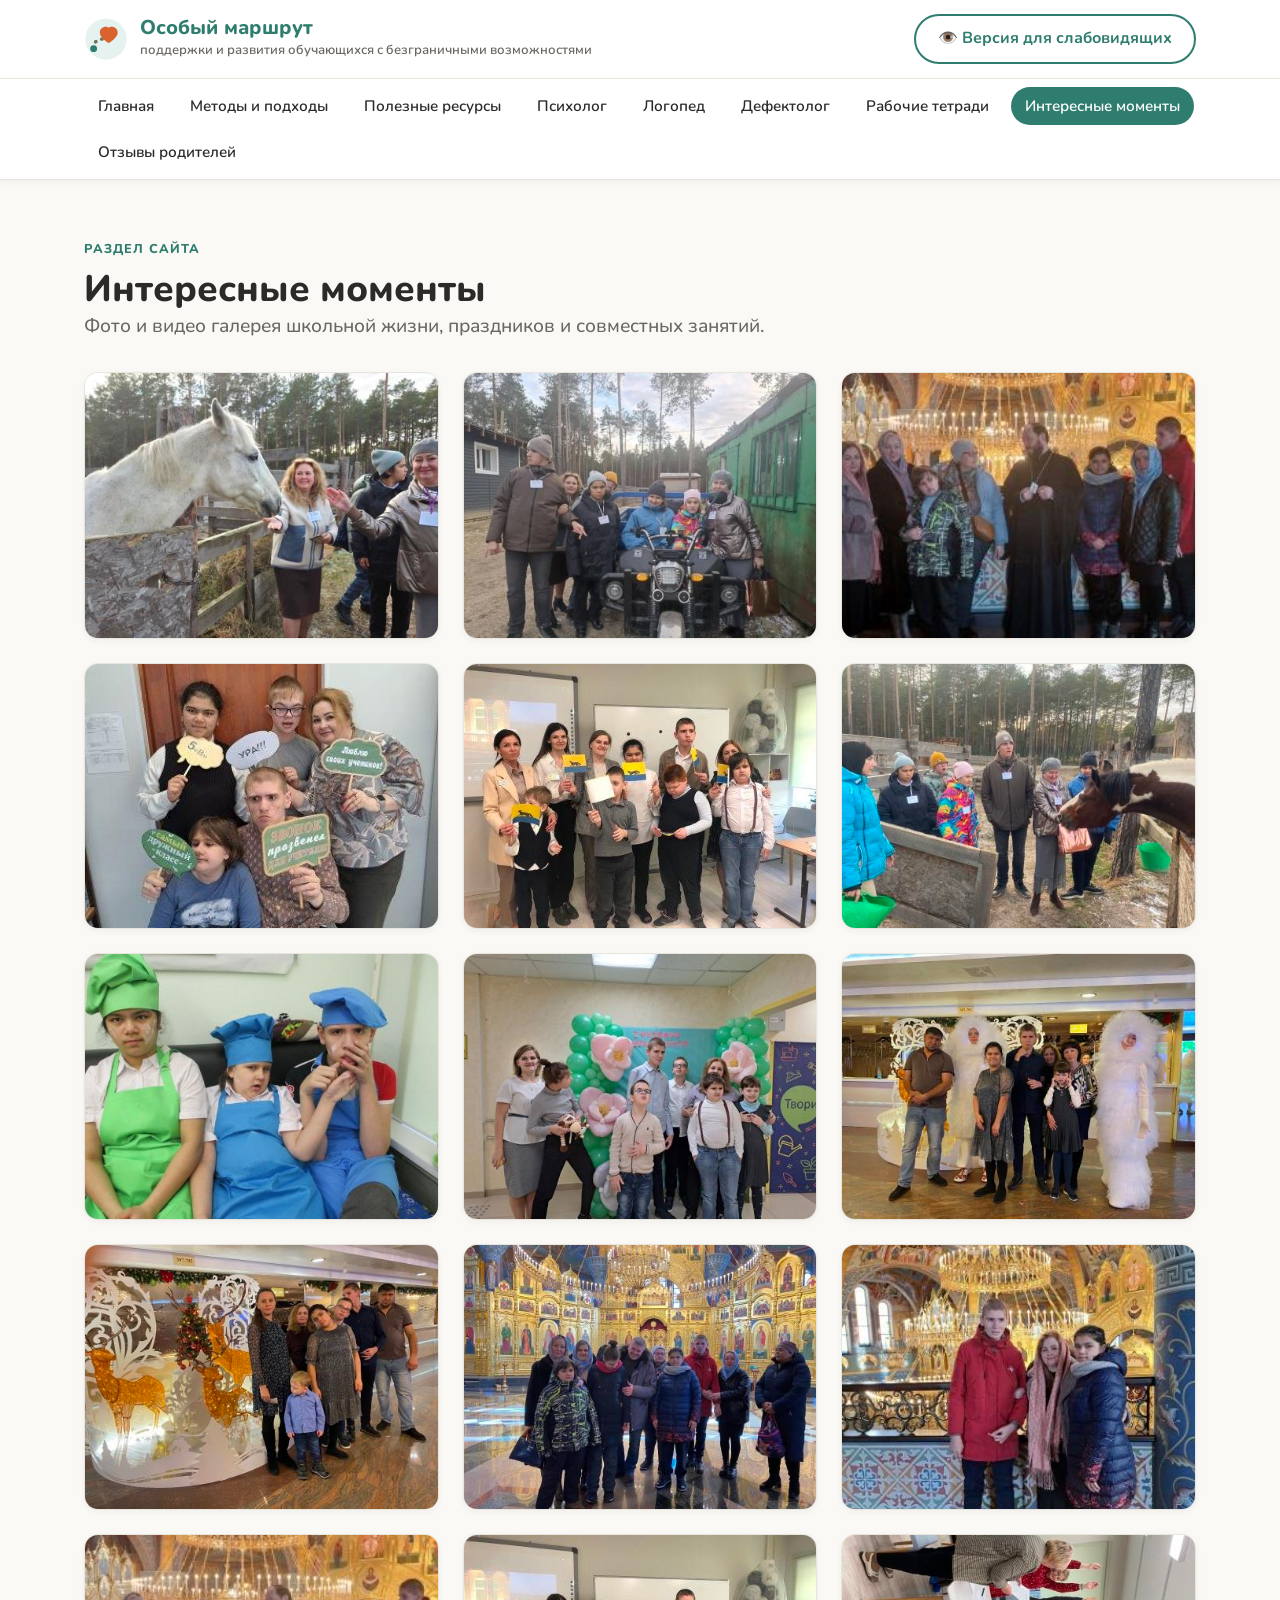
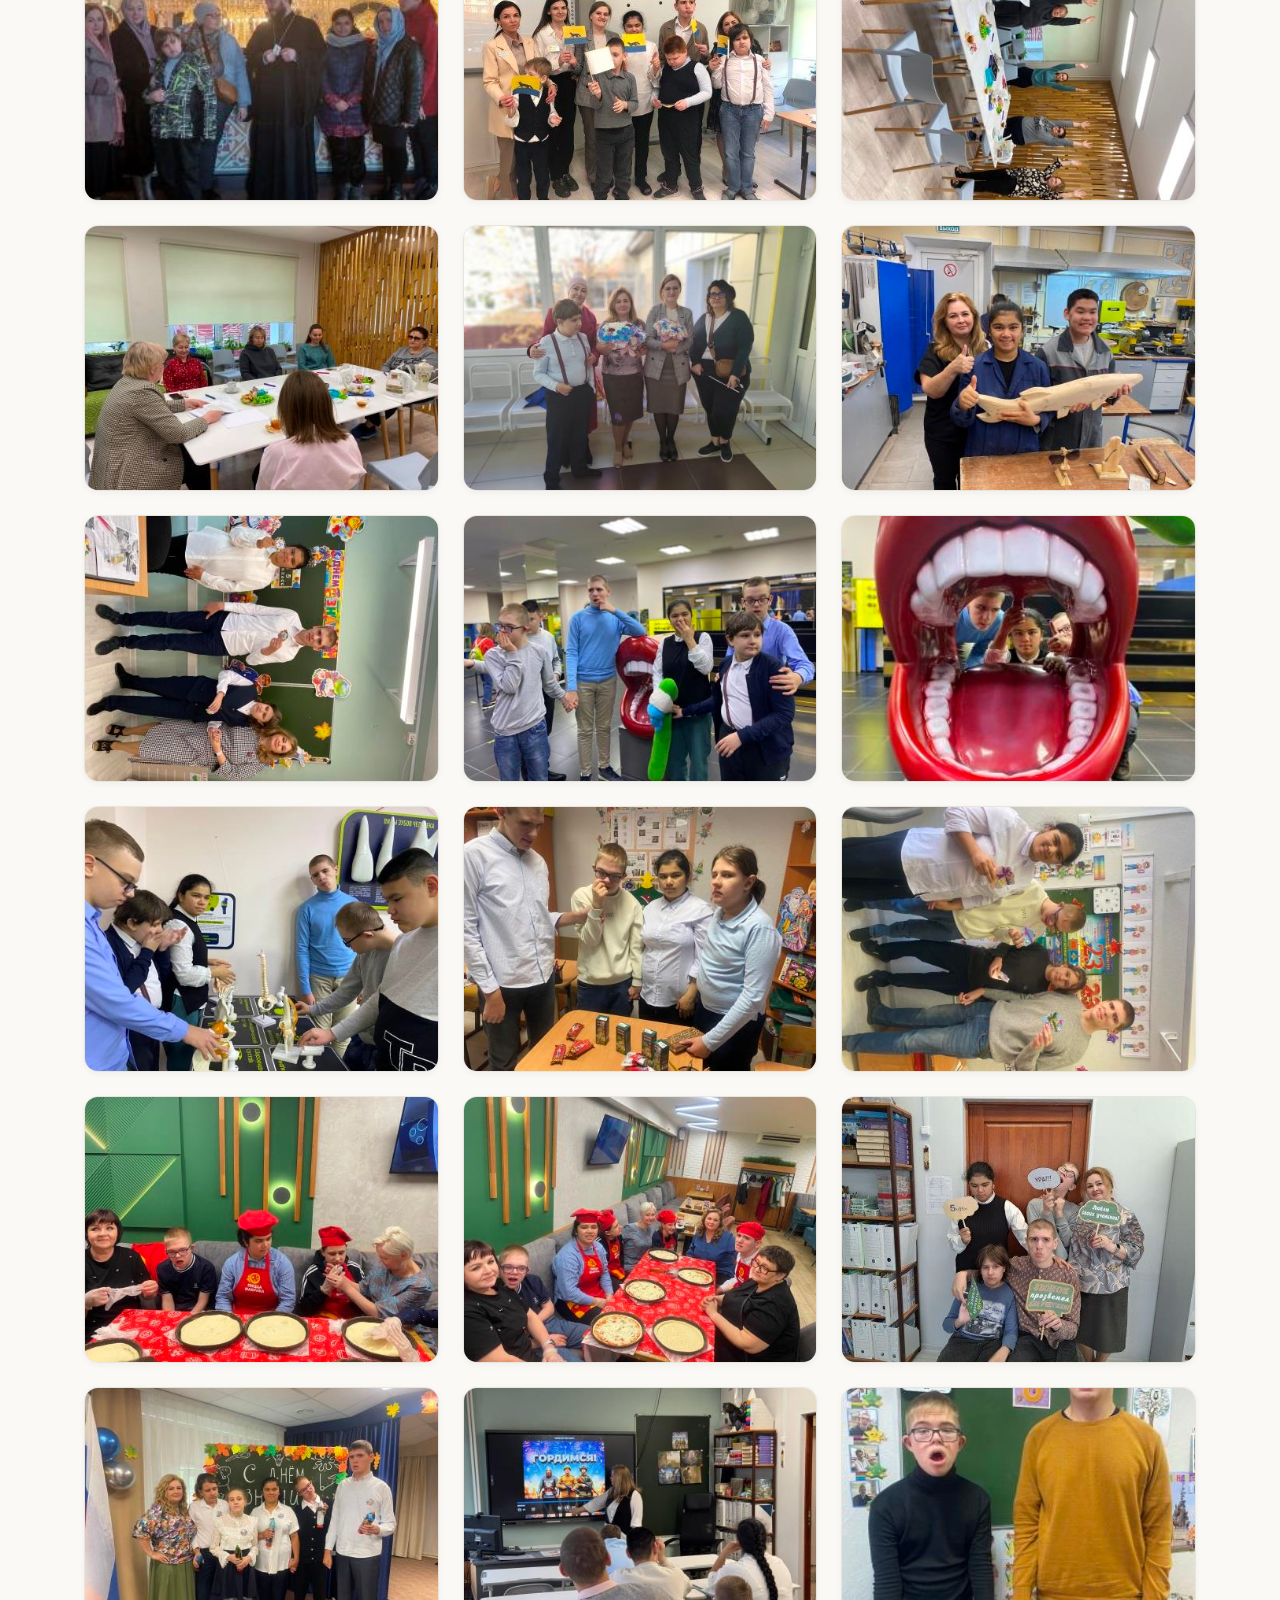
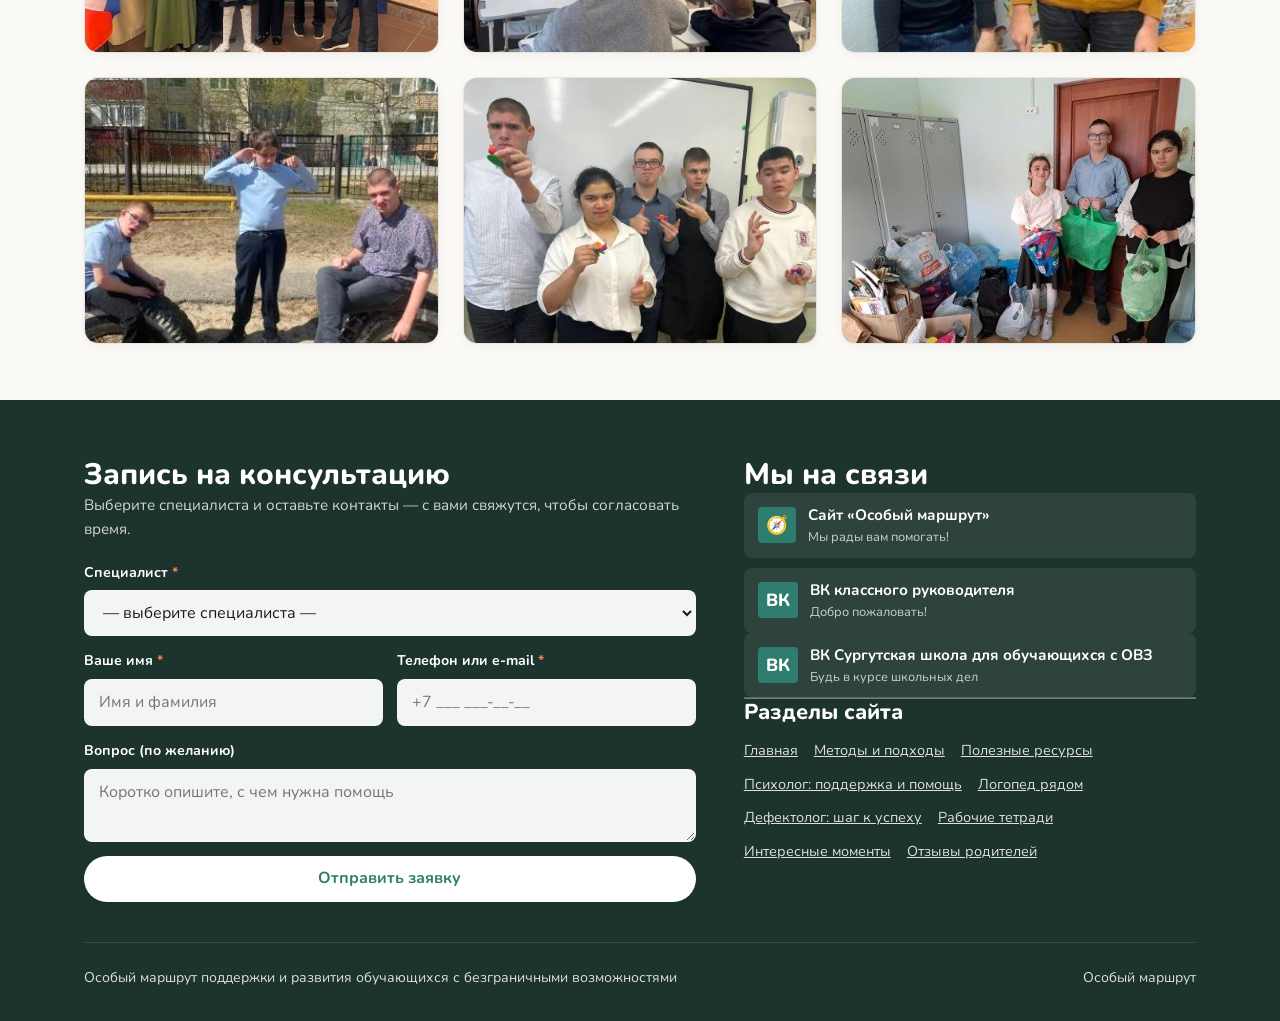
<file: galereya.html>
<!DOCTYPE html>
<html lang="ru">
<head>
<meta charset="utf-8">
<link rel="icon" type="image/png" href="https://cdn-icons-png.flaticon.com/512/3342/3342137.png">  
<meta name="viewport" content="width=device-width, initial-scale=1">
<title>Интересные моменты — Особый маршрут</title>
<link href="https://fonts.googleapis.com/css2?family=Nunito:wght@400;600;700;800;900&display=swap" rel="stylesheet">
<link rel="stylesheet" href="assets/css/style.css">
</head>
<body data-page="gallery">
<a class="skip-link" href="#main">Перейти к основному содержанию</a>
<header class="header">
  <div class="wrap header__bar">
    <a class="logo" href="index.html">
      <svg class="logo__mark" viewBox="0 0 64 64" role="img" aria-hidden="true" focusable="false">
        <defs><linearGradient id="lgm" x1="0" y1="0" x2="1" y2="1"><stop offset="0" stop-color="#2F7D6E"/><stop offset="1" stop-color="#D9622F"/></linearGradient></defs>
        <circle cx="32" cy="32" r="30" fill="#E6F2EF"/>
        <path d="M14 46c0-12 8-14 14-14s10-4 10-10" fill="none" stroke="url(#lgm)" stroke-width="5" stroke-linecap="round" stroke-dasharray="1 9"/>
        <path d="M40 14c5.5 0 9 3.6 9 8.6 0 6.6-8 11.6-11.4 14.5-.9.8-2.3.8-3.2 0C31 34.2 23 29.2 23 22.6 23 17.6 26.5 14 32 14c1.7 0 3.1.7 4 1.8.9-1.1 2.3-1.8 4-1.8z" fill="#D9622F"/>
        <circle cx="14" cy="46" r="5" fill="#2F7D6E"/>
      </svg>
      <span class="logo__text">
        <span class="logo__name">Особый маршрут</span>
        <span class="logo__sub">поддержки и развития обучающихся с безграничными возможностями</span>
      </span>
    </a>
    <div class="header__actions">
      <button type="button" class="btn btn--ghost" id="a11y-toggle" aria-expanded="false" aria-controls="a11y-panel" title="Настройки доступности">👁️ Версия для слабовидящих</button>
      <button type="button" class="nav-toggle" id="nav-toggle" aria-expanded="false" aria-controls="site-nav" aria-label="Открыть меню">
        <svg width="24" height="24" viewBox="0 0 24 24" fill="none" stroke="currentColor" stroke-width="2.5" stroke-linecap="round"><line x1="3" y1="6" x2="21" y2="6"/><line x1="3" y1="12" x2="21" y2="12"/><line x1="3" y1="18" x2="21" y2="18"/></svg>
      </button>
    </div>
  </div>
  <nav class="nav" id="site-nav" aria-label="Основное меню">
    <div class="wrap">
      <ul class="nav__list">
        <li><a class="nav__link" href="index.html">Главная</a></li><li><a class="nav__link" href="metody.html">Методы и подходы</a></li><li><a class="nav__link" href="resursy.html">Полезные ресурсы</a></li><li><a class="nav__link" href="psiholog.html">Психолог</a></li><li><a class="nav__link" href="logoped.html">Логопед</a></li><li><a class="nav__link" href="defektolog.html">Дефектолог</a></li><li><a class="nav__link" href="tetradi.html">Рабочие тетради</a></li><li><a class="nav__link" href="galereya.html" aria-current="page">Интересные моменты</a></li><li><a class="nav__link" href="otzyvy.html">Отзывы родителей</a></li>
      </ul>
    </div>
  </nav>
  <div class="a11y-bar" id="a11y-panel">
    <div class="wrap a11y-bar__grid">
      <div class="a11y__group">
        <span class="a11y__label">Размер шрифта</span>
        <div class="btn-group">
          <button type="button" class="a11y__btn" data-fs="1" aria-pressed="true">А</button>
          <button type="button" class="a11y__btn" data-fs="1.15" aria-pressed="false" style="font-size:1.12em">А</button>
          <button type="button" class="a11y__btn" data-fs="1.32" aria-pressed="false" style="font-size:1.28em">А</button>
        </div>
      </div>
      <div class="a11y__group">
        <span class="a11y__label">Контраст</span>
        <button type="button" class="a11y__btn" id="contrast-toggle" aria-pressed="false">Версия для слабовидящих</button>
      </div>
      <div class="a11y__group">
        <button type="button" class="a11y__btn" id="a11y-reset">Сбросить</button>
      </div>
    </div>
  </div>
</header>
<main id="main">
  <section class="section" aria-labelledby="page-title">
    <div class="wrap">
      <div class="section__head">
        <span class="eyebrow">Раздел сайта</span>
        <h1 id="page-title">Интересные моменты</h1>
        <p class="lead">Фото и видео галерея школьной жизни, праздников и совместных занятий.</p>
      </div>
      <div class="gallery"><figure class="gallery__item" data-kind="foto">
              <button type="button" class="gallery__btn" data-lightbox="Фото" data-src="media/1792839254361-1.jpg" data-title="">
                <span class="gallery__frame"><img src="media/1792839254361-1.jpg" alt="Фото 1" loading="lazy"></span>
              </button>
            </figure><figure class="gallery__item" data-kind="foto">
              <button type="button" class="gallery__btn" data-lightbox="Фото" data-src="media/1792839260798-2.jpg" data-title="">
                <span class="gallery__frame"><img src="media/1792839260798-2.jpg" alt="Фото 2" loading="lazy"></span>
              </button>
            </figure><figure class="gallery__item" data-kind="foto">
              <button type="button" class="gallery__btn" data-lightbox="Фото" data-src="media/1792839276325-IMG_2794.JPG" data-title="">
                <span class="gallery__frame"><img src="media/1792839276325-IMG_2794.JPG" alt="Фото 3" loading="lazy"></span>
              </button>
            </figure><figure class="gallery__item" data-kind="foto">
              <button type="button" class="gallery__btn" data-lightbox="Фото" data-src="media/1792839293727-photo_2025-05-25_16-08-01__2_.jpg" data-title="">
                <span class="gallery__frame"><img src="media/1792839293727-photo_2025-05-25_16-08-01__2_.jpg" alt="Фото 4" loading="lazy"></span>
              </button>
            </figure><figure class="gallery__item" data-kind="foto">
              <button type="button" class="gallery__btn" data-lightbox="Фото" data-src="media/1792839315831-IMG_2892.JPG" data-title="">
                <span class="gallery__frame"><img src="media/1792839315831-IMG_2892.JPG" alt="Фото 5" loading="lazy"></span>
              </button>
            </figure><figure class="gallery__item" data-kind="foto">
              <button type="button" class="gallery__btn" data-lightbox="Фото" data-src="media/1792839481493-IMG_8514.jpeg" data-title="">
                <span class="gallery__frame"><img src="media/1792839481493-IMG_8514.jpeg" alt="Фото 6" loading="lazy"></span>
              </button>
            </figure><figure class="gallery__item" data-kind="foto">
              <button type="button" class="gallery__btn" data-lightbox="Фото" data-src="media/1792840735026-IMG_1322.JPG" data-title="">
                <span class="gallery__frame"><img src="media/1792840735026-IMG_1322.JPG" alt="Фото 7" loading="lazy"></span>
              </button>
            </figure><figure class="gallery__item" data-kind="foto">
              <button type="button" class="gallery__btn" data-lightbox="Фото" data-src="media/1792840746306-IMG_1666.JPG" data-title="">
                <span class="gallery__frame"><img src="media/1792840746306-IMG_1666.JPG" alt="Фото 8" loading="lazy"></span>
              </button>
            </figure><figure class="gallery__item" data-kind="foto">
              <button type="button" class="gallery__btn" data-lightbox="Фото" data-src="media/1792840756829-IMG_2087.JPG" data-title="">
                <span class="gallery__frame"><img src="media/1792840756829-IMG_2087.JPG" alt="Фото 9" loading="lazy"></span>
              </button>
            </figure><figure class="gallery__item" data-kind="foto">
              <button type="button" class="gallery__btn" data-lightbox="Фото" data-src="media/1792840767800-IMG_2091.JPG" data-title="">
                <span class="gallery__frame"><img src="media/1792840767800-IMG_2091.JPG" alt="Фото 10" loading="lazy"></span>
              </button>
            </figure><figure class="gallery__item" data-kind="foto">
              <button type="button" class="gallery__btn" data-lightbox="Фото" data-src="media/1792840788619-IMG_2766.jpg" data-title="">
                <span class="gallery__frame"><img src="media/1792840788619-IMG_2766.jpg" alt="Фото 11" loading="lazy"></span>
              </button>
            </figure><figure class="gallery__item" data-kind="foto">
              <button type="button" class="gallery__btn" data-lightbox="Фото" data-src="media/1792840802805-IMG_2775.JPG" data-title="">
                <span class="gallery__frame"><img src="media/1792840802805-IMG_2775.JPG" alt="Фото 12" loading="lazy"></span>
              </button>
            </figure><figure class="gallery__item" data-kind="foto">
              <button type="button" class="gallery__btn" data-lightbox="Фото" data-src="media/1792840816081-IMG_2794.JPG" data-title="">
                <span class="gallery__frame"><img src="media/1792840816081-IMG_2794.JPG" alt="Фото 13" loading="lazy"></span>
              </button>
            </figure><figure class="gallery__item" data-kind="foto">
              <button type="button" class="gallery__btn" data-lightbox="Фото" data-src="media/1792840825488-IMG_2892.JPG" data-title="">
                <span class="gallery__frame"><img src="media/1792840825488-IMG_2892.JPG" alt="Фото 14" loading="lazy"></span>
              </button>
            </figure><figure class="gallery__item" data-kind="foto">
              <button type="button" class="gallery__btn" data-lightbox="Фото" data-src="media/1792840837789-IMG_3202.jpg" data-title="">
                <span class="gallery__frame"><img src="media/1792840837789-IMG_3202.jpg" alt="Фото 15" loading="lazy"></span>
              </button>
            </figure><figure class="gallery__item" data-kind="foto">
              <button type="button" class="gallery__btn" data-lightbox="Фото" data-src="media/1792840852001-IMG_3196.jpg" data-title="">
                <span class="gallery__frame"><img src="media/1792840852001-IMG_3196.jpg" alt="Фото 16" loading="lazy"></span>
              </button>
            </figure><figure class="gallery__item" data-kind="foto">
              <button type="button" class="gallery__btn" data-lightbox="Фото" data-src="media/1792840865200-IMG_4333.JPG" data-title="">
                <span class="gallery__frame"><img src="media/1792840865200-IMG_4333.JPG" alt="Фото 17" loading="lazy"></span>
              </button>
            </figure><figure class="gallery__item" data-kind="foto">
              <button type="button" class="gallery__btn" data-lightbox="Фото" data-src="media/1792840879768-IMG_4514.jpg" data-title="">
                <span class="gallery__frame"><img src="media/1792840879768-IMG_4514.jpg" alt="Фото 18" loading="lazy"></span>
              </button>
            </figure><figure class="gallery__item" data-kind="foto">
              <button type="button" class="gallery__btn" data-lightbox="Фото" data-src="media/1792840896893-IMG_4190.jpg" data-title="">
                <span class="gallery__frame"><img src="media/1792840896893-IMG_4190.jpg" alt="Фото 19" loading="lazy"></span>
              </button>
            </figure><figure class="gallery__item" data-kind="foto">
              <button type="button" class="gallery__btn" data-lightbox="Фото" data-src="media/1792840908241-IMG_4710.jpg" data-title="">
                <span class="gallery__frame"><img src="media/1792840908241-IMG_4710.jpg" alt="Фото 20" loading="lazy"></span>
              </button>
            </figure><figure class="gallery__item" data-kind="foto">
              <button type="button" class="gallery__btn" data-lightbox="Фото" data-src="media/1792840920696-IMG_4711.jpg" data-title="">
                <span class="gallery__frame"><img src="media/1792840920696-IMG_4711.jpg" alt="Фото 21" loading="lazy"></span>
              </button>
            </figure><figure class="gallery__item" data-kind="foto">
              <button type="button" class="gallery__btn" data-lightbox="Фото" data-src="media/1792840932651-IMG_4734.jpg" data-title="">
                <span class="gallery__frame"><img src="media/1792840932651-IMG_4734.jpg" alt="Фото 22" loading="lazy"></span>
              </button>
            </figure><figure class="gallery__item" data-kind="foto">
              <button type="button" class="gallery__btn" data-lightbox="Фото" data-src="media/1792840954471-IMG_6797.jpeg" data-title="">
                <span class="gallery__frame"><img src="media/1792840954471-IMG_6797.jpeg" alt="Фото 23" loading="lazy"></span>
              </button>
            </figure><figure class="gallery__item" data-kind="foto">
              <button type="button" class="gallery__btn" data-lightbox="Фото" data-src="media/1792840967593-IMG_7146.jpeg" data-title="">
                <span class="gallery__frame"><img src="media/1792840967593-IMG_7146.jpeg" alt="Фото 24" loading="lazy"></span>
              </button>
            </figure><figure class="gallery__item" data-kind="foto">
              <button type="button" class="gallery__btn" data-lightbox="Фото" data-src="media/1792840984491-IMG_7463.JPG" data-title="">
                <span class="gallery__frame"><img src="media/1792840984491-IMG_7463.JPG" alt="Фото 25" loading="lazy"></span>
              </button>
            </figure><figure class="gallery__item" data-kind="foto">
              <button type="button" class="gallery__btn" data-lightbox="Фото" data-src="media/1792840996975-IMG_7484.JPG" data-title="">
                <span class="gallery__frame"><img src="media/1792840996975-IMG_7484.JPG" alt="Фото 26" loading="lazy"></span>
              </button>
            </figure><figure class="gallery__item" data-kind="foto">
              <button type="button" class="gallery__btn" data-lightbox="Фото" data-src="media/1792841024716-photo_2025-05-25_16-08-02__2_.jpg" data-title="">
                <span class="gallery__frame"><img src="media/1792841024716-photo_2025-05-25_16-08-02__2_.jpg" alt="Фото 27" loading="lazy"></span>
              </button>
            </figure><figure class="gallery__item" data-kind="foto">
              <button type="button" class="gallery__btn" data-lightbox="Фото" data-src="media/1792841140151-IMG_8146.jpeg" data-title="">
                <span class="gallery__frame"><img src="media/1792841140151-IMG_8146.jpeg" alt="Фото 28" loading="lazy"></span>
              </button>
            </figure><figure class="gallery__item" data-kind="foto">
              <button type="button" class="gallery__btn" data-lightbox="Фото" data-src="media/1792841630714-IMG_6500.JPG" data-title="">
                <span class="gallery__frame"><img src="media/1792841630714-IMG_6500.JPG" alt="Фото 29" loading="lazy"></span>
              </button>
            </figure><figure class="gallery__item" data-kind="foto">
              <button type="button" class="gallery__btn" data-lightbox="Фото" data-src="media/1792841644431-IMG_6654.jpeg" data-title="">
                <span class="gallery__frame"><img src="media/1792841644431-IMG_6654.jpeg" alt="Фото 30" loading="lazy"></span>
              </button>
            </figure><figure class="gallery__item" data-kind="foto">
              <button type="button" class="gallery__btn" data-lightbox="Фото" data-src="media/1792841663611-IMG_7599.jpeg" data-title="">
                <span class="gallery__frame"><img src="media/1792841663611-IMG_7599.jpeg" alt="Фото 31" loading="lazy"></span>
              </button>
            </figure><figure class="gallery__item" data-kind="foto">
              <button type="button" class="gallery__btn" data-lightbox="Фото" data-src="media/1792841680168-photo_2026-03-06_17-34-54.jpg" data-title="">
                <span class="gallery__frame"><img src="media/1792841680168-photo_2026-03-06_17-34-54.jpg" alt="Фото 32" loading="lazy"></span>
              </button>
            </figure><figure class="gallery__item" data-kind="foto">
              <button type="button" class="gallery__btn" data-lightbox="Фото" data-src="media/1792841704299-photo_2026-03-06_19-46-39.jpg" data-title="">
                <span class="gallery__frame"><img src="media/1792841704299-photo_2026-03-06_19-46-39.jpg" alt="Фото 33" loading="lazy"></span>
              </button>
            </figure></div>
    </div>
  </section>
</main>
<footer class="footer" id="podval">
  <div class="wrap">
    <div class="footer__grid">
      <section id="zapis" aria-labelledby="zapis-title">
        <h2 id="zapis-title">Запись на консультацию</h2>
        <p class="footer__note">Выберите специалиста и оставьте контакты — с вами свяжутся, чтобы согласовать время.</p>
        <form class="form" id="contact-form" action="https://formspree.io/f/xqppjdgj" method="POST" novalidate>
          <div class="field" data-field="spec">
            <label class="field__label" for="f-spec">Специалист <span class="field__req" aria-hidden="true">*</span></label>
            <select class="field__control" id="f-spec" name="spec" required aria-describedby="e-spec">
              <option value="">— выберите специалиста —</option>
              <option value="Педагог-психолог">Педагог-психолог</option><option value="Школьный логопед">Школьный логопед</option><option value="Школьный дефектолог">Школьный дефектолог</option><option value="Классный руководитель">Классный руководитель</option>
            </select>
            <p class="field__error" id="e-spec" hidden>Пожалуйста, выберите специалиста.</p>
          </div>

          <div class="form__row">
            <div class="field" data-field="name">
              <label class="field__label" for="f-name">Ваше имя <span class="field__req" aria-hidden="true">*</span></label>
              <input class="field__control" id="f-name" name="name" type="text" required autocomplete="name" placeholder="Имя и фамилия" aria-describedby="e-name">
              <p class="field__error" id="e-name" hidden>Укажите, пожалуйста, имя.</p>
            </div>
            <div class="field" data-field="contact">
              <label class="field__label" for="f-contact">Телефон или e-mail <span class="field__req" aria-hidden="true">*</span></label>
              <input class="field__control" id="f-contact" name="contact" type="text" required placeholder="+7 ___ ___-__-__" aria-describedby="e-contact">
              <p class="field__error" id="e-contact" hidden>Укажите телефон или e-mail для связи.</p>
            </div>
          </div>

          <div class="field" data-field="message">
            <label class="field__label" for="f-message">Вопрос (по желанию)</label>
            <textarea class="field__control" id="f-message" name="message" placeholder="Коротко опишите, с чем нужна помощь"></textarea>
          </div>

          <button class="btn btn--light btn--wide" type="submit">Отправить заявку</button>
          <p class="form__status" id="form-status" role="status" hidden></p>
        </form>
        <script>
document.getElementById('contact-form').addEventListener('submit', function(e) {
    e.preventDefault();
    var form = this;
    var btn = form.querySelector('button[type="submit"]');
    var statusText = document.getElementById('form-status');
    btn.textContent = 'Отправка...';
    btn.disabled = true;
    fetch(form.action, {
        method: 'POST',
        body: new FormData(form),
        headers: { 'Accept': 'application/json' }
    }).then(response => {
        if (response.ok) {
            form.reset();
            btn.style.display = 'none';
            statusText.textContent = '✅ Ваша заявка принята! Специалист свяжется с вами в ближайшее время.';
            statusText.style.color = '#2e7d32';
            statusText.style.fontWeight = 'bold';
            statusText.hidden = false;
        } else {
            alert('Ошибка. Попробуйте позже.');
            btn.textContent = 'Отправить заявку';
            btn.disabled = false;
        }
    }).catch(() => {
        alert('Ошибка сети.');
        btn.textContent = 'Отправить заявку';
        btn.disabled = false;
    });
});
</script>
      </section>

      <section aria-labelledby="svyaz-title">
        <h2 id="svyaz-title">Мы на связи</h2>
        <ul class="social">
          <li><a class="social__link" href="https://shkolasurgutskaya-r86.gosweb.gosuslugi.ru/" target="_blank" rel="noopener noreferrer">
      <span class="social__ico" aria-hidden="true">🧭</span>
      <span class="social__meta">Сайт «Особый маршрут»<span>Мы рады вам помогать!</span></span>
    </a></li><li><a class="social__link" href="https://vk.ru/club234596236" target="_blank" rel="noopener noreferrer">
      <span class="social__ico" aria-hidden="true">ВК</span>
      <span class="social__meta">ВК классного руководителя<span>Добро пожаловать!</span></span>
    <a class="social__link" href="https://vk.ru/surgutsosh8" target="_blank" rel="noopener noreferrer">
      <span class="social__ico" aria-hidden="true">ВК</span>
      <span class="social__meta">ВК Сургутская школа для обучающихся с ОВЗ<span>Будь в курсе школьных дел</span></span>
    </a></li>
        </ul>

        <hr class="divider" style="border-color:rgba(255,255,255,.2);background:rgba(255,255,255,.2)">

        <h3 style="color:#fff">Разделы сайта</h3>
        <ul class="footer__map">
          <li><a href="index.html">Главная</a></li><li><a href="metody.html">Методы и подходы</a></li><li><a href="resursy.html">Полезные ресурсы</a></li><li><a href="psiholog.html">Психолог: поддержка и помощь</a></li><li><a href="logoped.html">Логопед рядом</a></li><li><a href="defektolog.html">Дефектолог: шаг к успеху</a></li><li><a href="tetradi.html">Рабочие тетради</a></li><li><a href="galereya.html" aria-current="page">Интересные моменты</a></li><li><a href="otzyvy.html">Отзывы родителей</a></li>
        </ul>
      </section>
    </div>

    <div class="footer__bottom">
      <span>Особый маршрут поддержки и развития обучающихся с безграничными возможностями</span>
      <span>Особый маршрут</span>
    </div>
  </div>
</footer>
<script src="assets/data/content.js"></script>
<script src="assets/js/layout.js"></script>
<script src="assets/js/render.js"></script>
<script src="assets/js/main.js"></script>
</body>
</html>
</file>
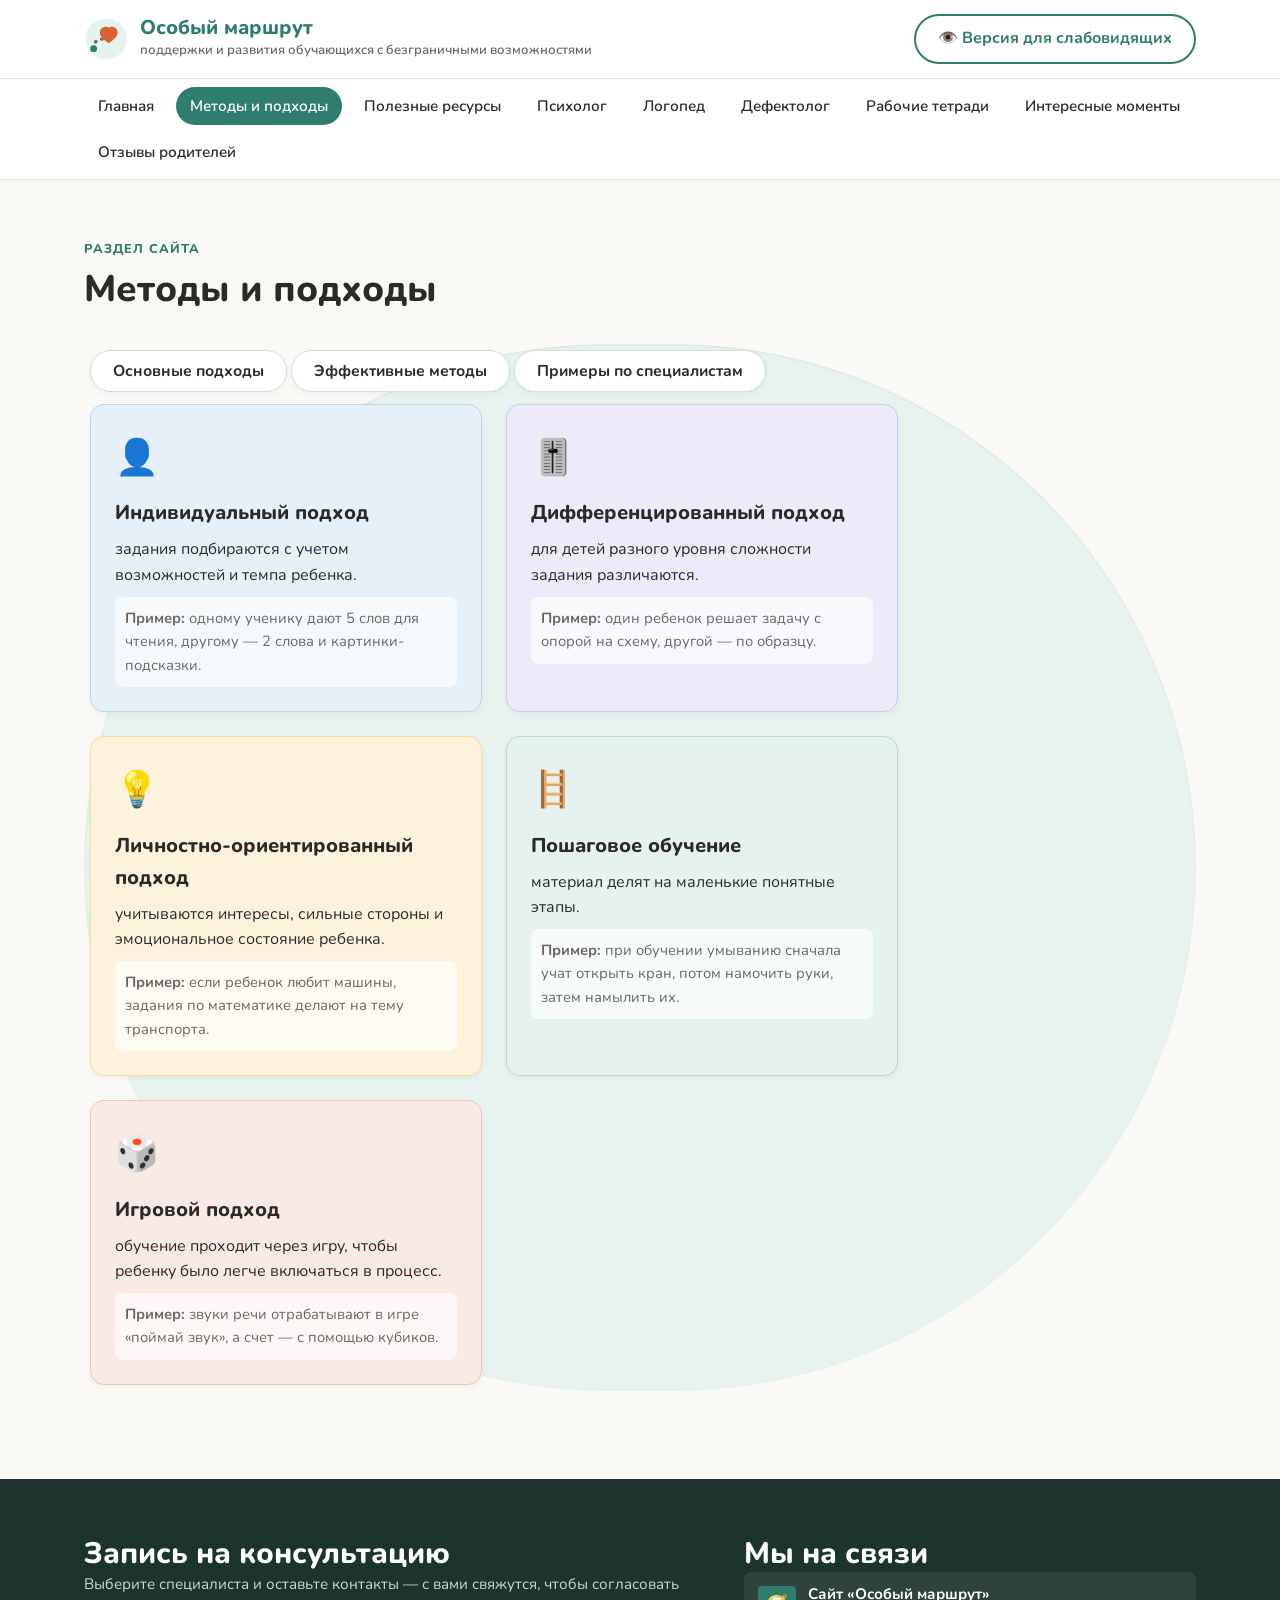
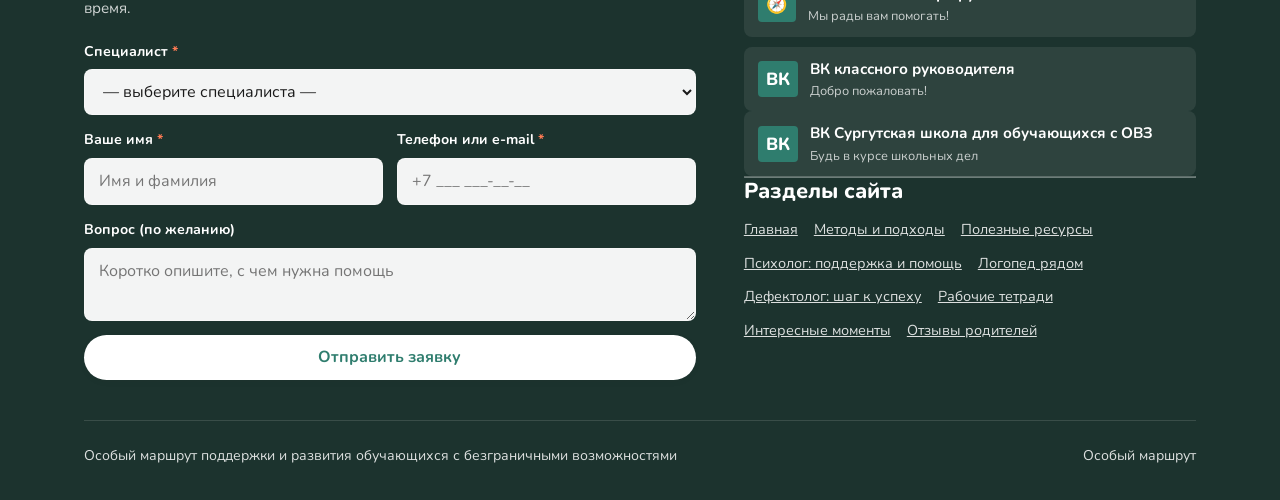
<file: metody.html>
<!DOCTYPE html>
<html lang="ru">
<head>
<meta charset="utf-8">
  <link rel="icon" type="image/png" href="https://cdn-icons-png.flaticon.com/512/2436/2436874.png">
<meta name="viewport" content="width=device-width, initial-scale=1">
<title>Методы и подходы — Особый маршрут</title>
<link href="https://fonts.googleapis.com/css2?family=Nunito:wght@400;600;700;800;900&display=swap" rel="stylesheet">
<link rel="stylesheet" href="assets/css/style.css">
</head>
<body data-page="methods">
<a class="skip-link" href="#main">Перейти к основному содержанию</a>
<header class="header">
  <div class="wrap header__bar">
    <a class="logo" href="index.html">
      <svg class="logo__mark" viewBox="0 0 64 64" role="img" aria-hidden="true" focusable="false">
        <defs><linearGradient id="lgm" x1="0" y1="0" x2="1" y2="1"><stop offset="0" stop-color="#2F7D6E"/><stop offset="1" stop-color="#D9622F"/></linearGradient></defs>
        <circle cx="32" cy="32" r="30" fill="#E6F2EF"/>
        <path d="M14 46c0-12 8-14 14-14s10-4 10-10" fill="none" stroke="url(#lgm)" stroke-width="5" stroke-linecap="round" stroke-dasharray="1 9"/>
        <path d="M40 14c5.5 0 9 3.6 9 8.6 0 6.6-8 11.6-11.4 14.5-.9.8-2.3.8-3.2 0C31 34.2 23 29.2 23 22.6 23 17.6 26.5 14 32 14c1.7 0 3.1.7 4 1.8.9-1.1 2.3-1.8 4-1.8z" fill="#D9622F"/>
        <circle cx="14" cy="46" r="5" fill="#2F7D6E"/>
      </svg>
      <span class="logo__text">
        <span class="logo__name">Особый маршрут</span>
        <span class="logo__sub">поддержки и развития обучающихся с безграничными возможностями</span>
      </span>
    </a>
    <div class="header__actions">
      <button type="button" class="btn btn--ghost" id="a11y-toggle" aria-expanded="false" aria-controls="a11y-panel" title="Настройки доступности">👁️ Версия для слабовидящих</button>
      <button type="button" class="nav-toggle" id="nav-toggle" aria-expanded="false" aria-controls="site-nav" aria-label="Открыть меню">
        <svg width="24" height="24" viewBox="0 0 24 24" fill="none" stroke="currentColor" stroke-width="2.5" stroke-linecap="round"><line x1="3" y1="6" x2="21" y2="6"/><line x1="3" y1="12" x2="21" y2="12"/><line x1="3" y1="18" x2="21" y2="18"/></svg>
      </button>
    </div>
  </div>
  <nav class="nav" id="site-nav" aria-label="Основное меню">
    <div class="wrap">
      <ul class="nav__list">
        <li><a class="nav__link" href="index.html">Главная</a></li><li><a class="nav__link" href="metody.html" aria-current="page">Методы и подходы</a></li><li><a class="nav__link" href="resursy.html">Полезные ресурсы</a></li><li><a class="nav__link" href="psiholog.html">Психолог</a></li><li><a class="nav__link" href="logoped.html">Логопед</a></li><li><a class="nav__link" href="defektolog.html">Дефектолог</a></li><li><a class="nav__link" href="tetradi.html">Рабочие тетради</a></li><li><a class="nav__link" href="galereya.html">Интересные моменты</a></li><li><a class="nav__link" href="otzyvy.html">Отзывы родителей</a></li>
      </ul>
    </div>
  </nav>
  <div class="a11y-bar" id="a11y-panel">
    <div class="wrap a11y-bar__grid">
      <div class="a11y__group">
        <span class="a11y__label">Размер шрифта</span>
        <div class="btn-group">
          <button type="button" class="a11y__btn" data-fs="1" aria-pressed="true">А</button>
          <button type="button" class="a11y__btn" data-fs="1.15" aria-pressed="false" style="font-size:1.12em">А</button>
          <button type="button" class="a11y__btn" data-fs="1.32" aria-pressed="false" style="font-size:1.28em">А</button>
        </div>
      </div>
      <div class="a11y__group">
        <span class="a11y__label">Контраст</span>
        <button type="button" class="a11y__btn" id="contrast-toggle" aria-pressed="false">Версия для слабовидящих</button>
      </div>
      <div class="a11y__group">
        <button type="button" class="a11y__btn" id="a11y-reset">Сбросить</button>
      </div>
    </div>
  </div>
</header>
<main id="main">
  <section class="section" aria-labelledby="page-title">
    <div class="wrap">
      <div class="section__head">
        <span class="eyebrow">Раздел сайта</span>
        <h1 id="page-title">Методы и подходы</h1>
      </div>
      <div class="tabs">
        <div class="tabs__list" role="tablist">
          <button type="button" class="tabs__tab" role="tab" id="tab-podhody" aria-selected="true" aria-controls="panel-podhody">Основные подходы</button>
          <button type="button" class="tabs__tab" role="tab" id="tab-metody" aria-selected="false" aria-controls="panel-metody">Эффективные методы</button>
          <button type="button" class="tabs__tab" role="tab" id="tab-specialisty" aria-selected="false" aria-controls="panel-specialisty">Примеры по специалистам</button>
        </div>
        <div class="tabpanel" id="panel-podhody" role="tabpanel" aria-labelledby="tab-podhody">
          <div class="grid grid--2"><article class="card card--hover tone-1"><div class="method">
      <span class="card__icon" aria-hidden="true">👤</span>
      <span class="method__name">Индивидуальный подход</span>
      <p class="method__desc">задания подбираются с учетом возможностей и темпа ребенка.</p>
      <p class="method__example"><b>Пример:</b> одному ученику дают 5 слов для чтения, другому — 2 слова и картинки-подсказки.</p>
    </div></article><article class="card card--hover tone-2"><div class="method">
      <span class="card__icon" aria-hidden="true">🎚️</span>
      <span class="method__name">Дифференцированный подход</span>
      <p class="method__desc">для детей разного уровня сложности задания различаются.</p>
      <p class="method__example"><b>Пример:</b> один ребенок решает задачу с опорой на схему, другой — по образцу.</p>
    </div></article><article class="card card--hover tone-3"><div class="method">
      <span class="card__icon" aria-hidden="true">💡</span>
      <span class="method__name">Личностно-ориентированный подход</span>
      <p class="method__desc">учитываются интересы, сильные стороны и эмоциональное состояние ребенка.</p>
      <p class="method__example"><b>Пример:</b> если ребенок любит машины, задания по математике делают на тему транспорта.</p>
    </div></article><article class="card card--hover tone-4"><div class="method">
      <span class="card__icon" aria-hidden="true">🪜</span>
      <span class="method__name">Пошаговое обучение</span>
      <p class="method__desc">материал делят на маленькие понятные этапы.</p>
      <p class="method__example"><b>Пример:</b> при обучении умыванию сначала учат открыть кран, потом намочить руки, затем намылить их.</p>
    </div></article><article class="card card--hover tone-5"><div class="method">
      <span class="card__icon" aria-hidden="true">🎲</span>
      <span class="method__name">Игровой подход</span>
      <p class="method__desc">обучение проходит через игру, чтобы ребенку было легче включаться в процесс.</p>
      <p class="method__example"><b>Пример:</b> звуки речи отрабатывают в игре «поймай звук», а счет — с помощью кубиков.</p>
    </div></article></div>
        </div>
        <div class="tabpanel" id="panel-metody" role="tabpanel" aria-labelledby="tab-metody" hidden>
          <div class="grid grid--2"><article class="card card--hover tone-1"><div class="method">
      <span class="card__icon" aria-hidden="true">🖼️</span>
      <span class="method__name">Наглядный метод</span>
      <p class="method__desc">использование картинок, схем, карточек, презентаций.</p>
      <p class="method__example"><b>Пример:</b> для запоминания режима дня ребенку показывают визуальное расписание с картинками.</p>
    </div></article><article class="card card--hover tone-2"><div class="method">
      <span class="card__icon" aria-hidden="true">✋</span>
      <span class="method__name">Практический метод</span>
      <p class="method__desc">обучение через реальные действия и упражнения.</p>
      <p class="method__example"><b>Пример:</b> на занятии по развитию речи ребенок сортирует предметы по цвету, форме или размеру.</p>
    </div></article><article class="card card--hover tone-3"><div class="method">
      <span class="card__icon" aria-hidden="true">💬</span>
      <span class="method__name">Словесный метод</span>
      <p class="method__desc">объяснение, беседа, короткая инструкция, повторение.</p>
      <p class="method__example"><b>Пример:</b> педагог говорит: «Сначала возьми карандаш, потом обведи круг».</p>
    </div></article><article class="card card--hover tone-4"><div class="method">
      <span class="card__icon" aria-hidden="true">🔁</span>
      <span class="method__name">Метод многократного повторения</span>
      <p class="method__desc">помогает закрепить навык.</p>
      <p class="method__example"><b>Пример:</b> одно и то же упражнение на различение звуков повторяют несколько занятий подряд.</p>
    </div></article><article class="card card--hover tone-5"><div class="method">
      <span class="card__icon" aria-hidden="true">🖐</span>
      <span class="method__name">Сенсорный метод</span>
      <p class="method__desc">вовлечение зрения, слуха, осязания, движения.</p>
      <p class="method__example"><b>Пример:</b> ребенок изучает букву не только глазами, но и обводит ее пальцем по шершавой поверхности.</p>
    </div></article><article class="card card--hover tone-6"><div class="method">
      <span class="card__icon" aria-hidden="true">🎨</span>
      <span class="method__name">Арт-терапевтические методы</span>
      <p class="method__desc">рисование, лепка, аппликация, музыка помогают выражать эмоции и развивать моторику.</p>
      <p class="method__example"><b>Пример:</b> ребенок лепит из пластилина персонажа и затем рассказывает о нем.</p>
    </div></article><article class="card card--hover tone-1"><div class="method">
      <span class="card__icon" aria-hidden="true">📖</span>
      <span class="method__name">Сказкотерапия</span>
      <p class="method__desc">через сказку ребенок учится понимать поведение, эмоции и правила.</p>
      <p class="method__example"><b>Пример:</b> сказка о зайчонке, который учится просить помощь, помогает освоить социальный навык.</p>
    </div></article><article class="card card--hover tone-2"><div class="method">
      <span class="card__icon" aria-hidden="true">🥁</span>
      <span class="method__name">Логоритмика</span>
      <p class="method__desc">сочетание речи, движения и ритма.</p>
      <p class="method__example"><b>Пример:</b> ребенок проговаривает слоги и одновременно хлопает в ладоши.</p>
    </div></article></div>
        </div>
        <div class="tabpanel" id="panel-specialisty" role="tabpanel" aria-labelledby="tab-specialisty" hidden>
          <div class="grid grid--2"><article class="card card--hover tone-1"><div class="method">
      <span class="card__icon" aria-hidden="true">💬</span>
      <span class="method__name">Психолог</span>
      <p class="method__desc">использует игры на эмоции, упражнения на расслабление и развитие общения.</p>
      <p style="margin-top:1em"><a class="btn btn--ghost" href="psiholog.html">Психолог: поддержка и помощь</a></p>
    </div></article><article class="card card--hover tone-2"><div class="method">
      <span class="card__icon" aria-hidden="true">🗣️</span>
      <span class="method__name">Логопед</span>
      <p class="method__desc">применяет артикуляционную гимнастику, дыхательные упражнения и карточки для речи.</p>
      <p style="margin-top:1em"><a class="btn btn--ghost" href="logoped.html">Логопед рядом</a></p>
    </div></article><article class="card card--hover tone-3"><div class="method">
      <span class="card__icon" aria-hidden="true">📘</span>
      <span class="method__name">Дефектолог</span>
      <p class="method__desc">использует задания на внимание, память, мышление, сенсорное развитие.</p>
      <p style="margin-top:1em"><a class="btn btn--ghost" href="defektolog.html">Дефектолог: шаг к успеху</a></p>
    </div></article><article class="card card--hover tone-4"><div class="method">
      <span class="card__icon" aria-hidden="true">🍎</span>
      <span class="method__name">Классный руководитель</span>
      <p class="method__desc">помогает через понятные правила, опору на режим и доброжелательную атмосферу.</p>
      <p style="margin-top:1em"><a class="btn btn--ghost" href="#zapis">Запись на консультацию</a></p>
    </div></article></div>
        </div>
      </div>
    </div>
  </section>
</main>
<footer class="footer" id="podval">
  <div class="wrap">
    <div class="footer__grid">
      <section id="zapis" aria-labelledby="zapis-title">
        <h2 id="zapis-title">Запись на консультацию</h2>
        <p class="footer__note">Выберите специалиста и оставьте контакты — с вами свяжутся, чтобы согласовать время.</p>
      <form class="form" id="contact-form" action="https://formspree.io/f/xqppjdgj" method="POST" novalidate>
          <div class="field" data-field="spec">
            <label class="field__label" for="f-spec">Специалист <span class="field__req" aria-hidden="true">*</span></label>
            <select class="field__control" id="f-spec" name="spec" required aria-describedby="e-spec">
              <option value="">— выберите специалиста —</option>
              <option value="Педагог-психолог">Педагог-психолог</option><option value="Школьный логопед">Школьный логопед</option><option value="Школьный дефектолог">Школьный дефектолог</option><option value="Классный руководитель">Классный руководитель</option>
            </select>
            <p class="field__error" id="e-spec" hidden>Пожалуйста, выберите специалиста.</p>
          </div>

          <div class="form__row">
            <div class="field" data-field="name">
              <label class="field__label" for="f-name">Ваше имя <span class="field__req" aria-hidden="true">*</span></label>
              <input class="field__control" id="f-name" name="name" type="text" required autocomplete="name" placeholder="Имя и фамилия" aria-describedby="e-name">
              <p class="field__error" id="e-name" hidden>Укажите, пожалуйста, имя.</p>
            </div>
            <div class="field" data-field="contact">
              <label class="field__label" for="f-contact">Телефон или e-mail <span class="field__req" aria-hidden="true">*</span></label>
              <input class="field__control" id="f-contact" name="contact" type="text" required placeholder="+7 ___ ___-__-__" aria-describedby="e-contact">
              <p class="field__error" id="e-contact" hidden>Укажите телефон или e-mail для связи.</p>
            </div>
          </div>

          <div class="field" data-field="message">
            <label class="field__label" for="f-message">Вопрос (по желанию)</label>
            <textarea class="field__control" id="f-message" name="message" placeholder="Коротко опишите, с чем нужна помощь"></textarea>
          </div>

          <button class="btn btn--light btn--wide" type="submit">Отправить заявку</button>
          <p class="form__status" id="form-status" role="status" hidden></p>
        </form>
        <script>
document.getElementById('contact-form').addEventListener('submit', function(e) {
    e.preventDefault();
    var form = this;
    var btn = form.querySelector('button[type="submit"]');
    var statusText = document.getElementById('form-status');
    btn.textContent = 'Отправка...';
    btn.disabled = true;
    fetch(form.action, {
        method: 'POST',
        body: new FormData(form),
        headers: { 'Accept': 'application/json' }
    }).then(response => {
        if (response.ok) {
            form.reset();
            btn.style.display = 'none';
            statusText.textContent = '✅ Ваша заявка принята! Специалист свяжется с вами в ближайшее время.';
            statusText.style.color = '#2e7d32';
            statusText.style.fontWeight = 'bold';
            statusText.hidden = false;
        } else {
            alert('Ошибка. Попробуйте позже.');
            btn.textContent = 'Отправить заявку';
            btn.disabled = false;
        }
    }).catch(() => {
        alert('Ошибка сети.');
        btn.textContent = 'Отправить заявку';
        btn.disabled = false;
    });
});
</script>
      </section>

      <section aria-labelledby="svyaz-title">
        <h2 id="svyaz-title">Мы на связи</h2>
        <ul class="social">
          <li><a class="social__link" href="https://shkolasurgutskaya-r86.gosweb.gosuslugi.ru/" target="_blank" rel="noopener noreferrer">
      <span class="social__ico" aria-hidden="true">🧭</span>
      <span class="social__meta">Сайт «Особый маршрут»<span>Мы рады вам помогать!</span></span>
    </a></li><li><a class="social__link" href="https://vk.ru/club234596236" target="_blank" rel="noopener noreferrer">
      <span class="social__ico" aria-hidden="true">ВК</span>
      <span class="social__meta">ВК классного руководителя<span>Добро пожаловать!</span></span>
    <a class="social__link" href="https://vk.ru/surgutsosh8" target="_blank" rel="noopener noreferrer">
      <span class="social__ico" aria-hidden="true">ВК</span>
      <span class="social__meta">ВК Сургутская школа для обучающихся с ОВЗ<span>Будь в курсе школьных дел</span></span>
    </a></li>
        </ul>

        <hr class="divider" style="border-color:rgba(255,255,255,.2);background:rgba(255,255,255,.2)">

        <h3 style="color:#fff">Разделы сайта</h3>
        <ul class="footer__map">
          <li><a href="index.html">Главная</a></li><li><a href="metody.html" aria-current="page">Методы и подходы</a></li><li><a href="resursy.html">Полезные ресурсы</a></li><li><a href="psiholog.html">Психолог: поддержка и помощь</a></li><li><a href="logoped.html">Логопед рядом</a></li><li><a href="defektolog.html">Дефектолог: шаг к успеху</a></li><li><a href="tetradi.html">Рабочие тетради</a></li><li><a href="galereya.html">Интересные моменты</a></li><li><a href="otzyvy.html">Отзывы родителей</a></li>
        </ul>
      </section>
    </div>

    <div class="footer__bottom">
      <span>Особый маршрут поддержки и развития обучающихся с безграничными возможностями</span>
      <span>Особый маршрут</span>
    </div>
  </div>
</footer>
<script src="assets/data/content.js"></script>
<script src="assets/js/layout.js"></script>
<script src="assets/js/render.js"></script>
<script src="assets/js/main.js"></script>
</body>
</html>
</file>
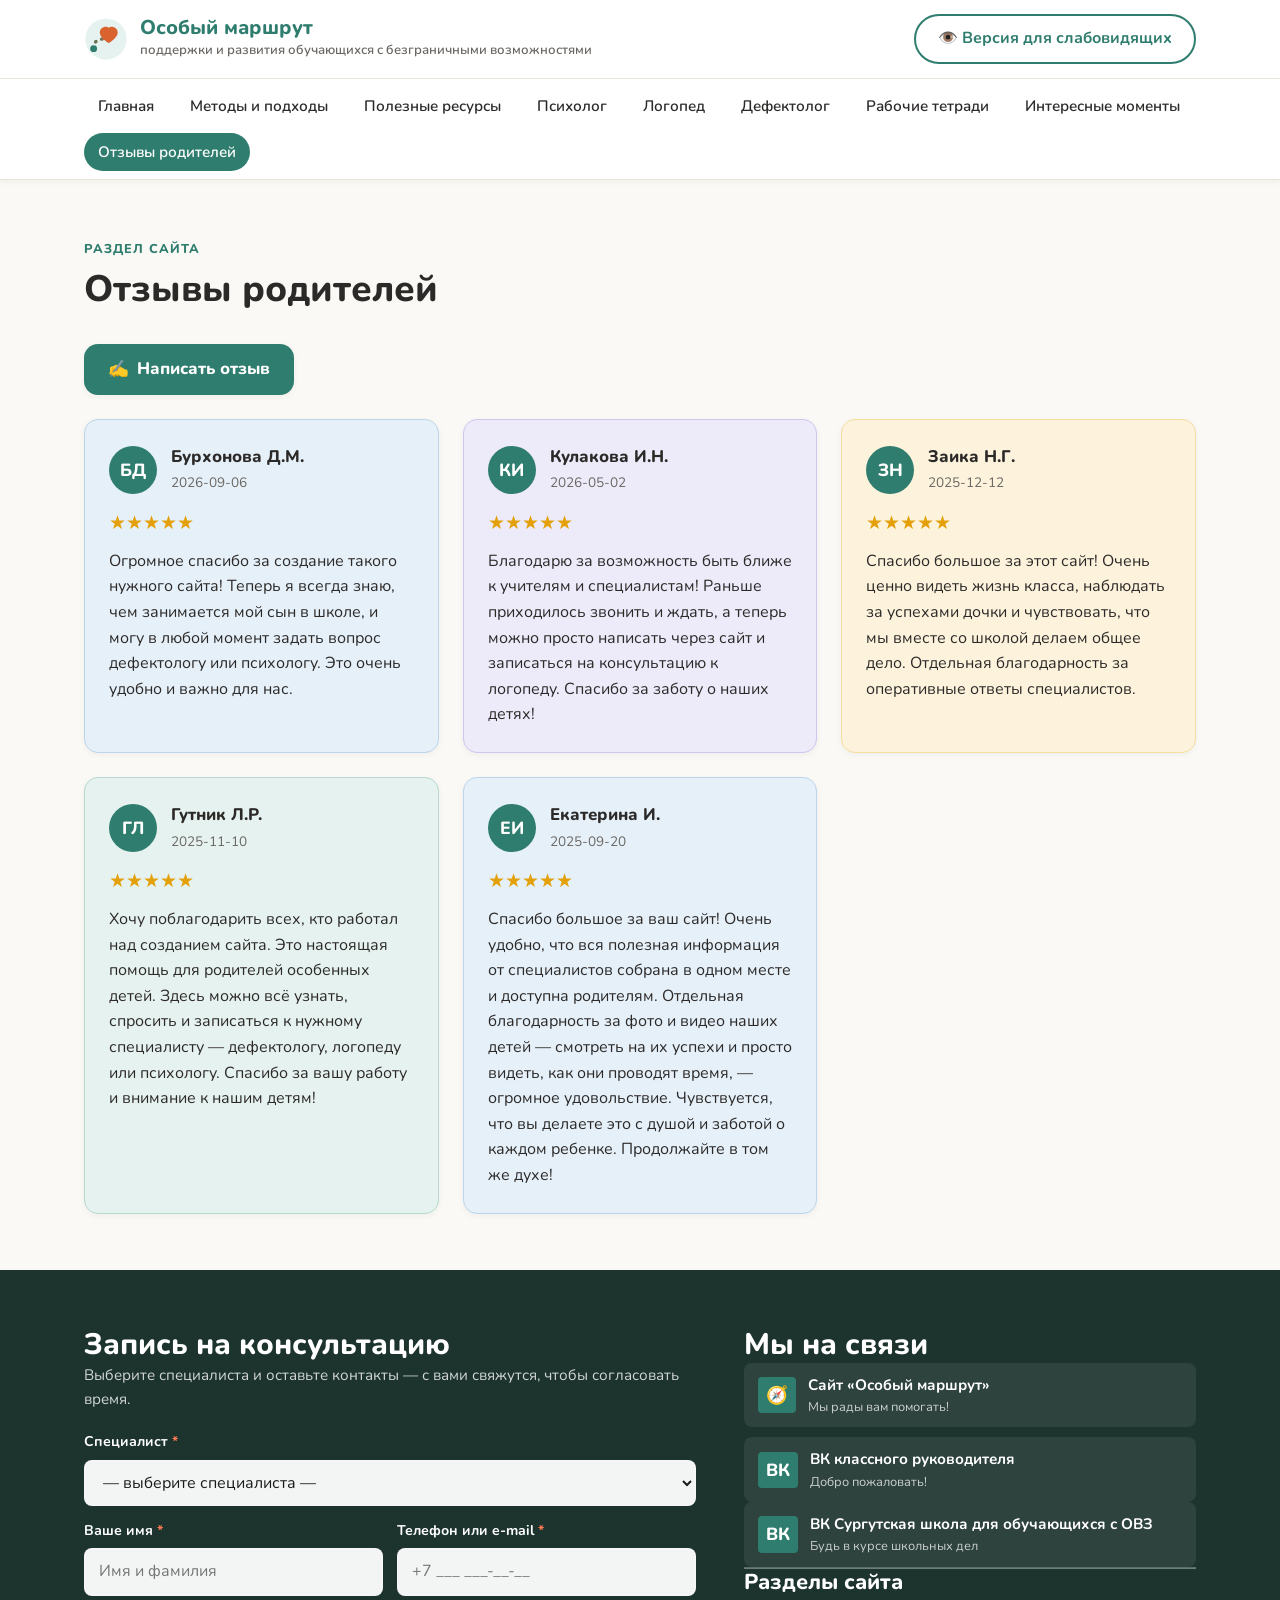
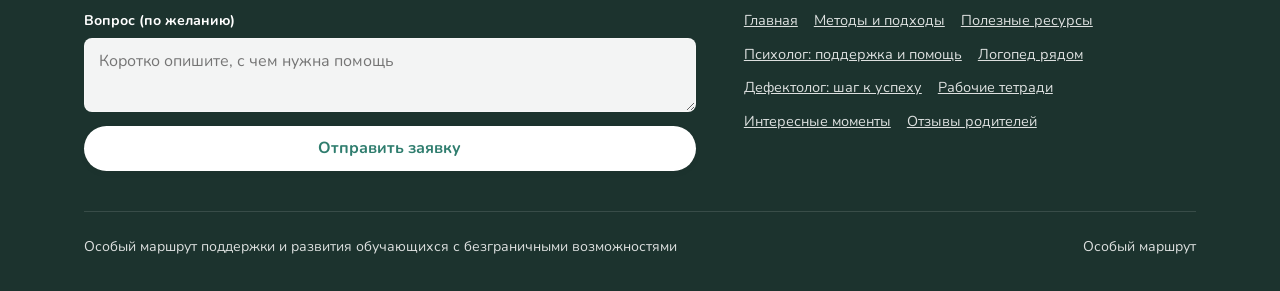
<file: otzyvy.html>
<!DOCTYPE html>
<html lang="ru">
<head>
<meta charset="utf-8">
<link rel="icon" type="image/png" href="https://cdn-icons-png.flaticon.com/512/616/616490.png">  
<meta name="viewport" content="width=device-width, initial-scale=1">
<title>Отзывы родителей — Особый маршрут</title>
<link href="https://fonts.googleapis.com/css2?family=Nunito:wght@400;600;700;800;900&display=swap" rel="stylesheet">
<link rel="stylesheet" href="assets/css/style.css">
</head>
<body data-page="reviews">
<a class="skip-link" href="#main">Перейти к основному содержанию</a>
<header class="header">
  <div class="wrap header__bar">
    <a class="logo" href="index.html">
      <svg class="logo__mark" viewBox="0 0 64 64" role="img" aria-hidden="true" focusable="false">
        <defs><linearGradient id="lgm" x1="0" y1="0" x2="1" y2="1"><stop offset="0" stop-color="#2F7D6E"/><stop offset="1" stop-color="#D9622F"/></linearGradient></defs>
        <circle cx="32" cy="32" r="30" fill="#E6F2EF"/>
        <path d="M14 46c0-12 8-14 14-14s10-4 10-10" fill="none" stroke="url(#lgm)" stroke-width="5" stroke-linecap="round" stroke-dasharray="1 9"/>
        <path d="M40 14c5.5 0 9 3.6 9 8.6 0 6.6-8 11.6-11.4 14.5-.9.8-2.3.8-3.2 0C31 34.2 23 29.2 23 22.6 23 17.6 26.5 14 32 14c1.7 0 3.1.7 4 1.8.9-1.1 2.3-1.8 4-1.8z" fill="#D9622F"/>
        <circle cx="14" cy="46" r="5" fill="#2F7D6E"/>
      </svg>
      <span class="logo__text">
        <span class="logo__name">Особый маршрут</span>
        <span class="logo__sub">поддержки и развития обучающихся с безграничными возможностями</span>
      </span>
    </a>
    <div class="header__actions">
      <button type="button" class="btn btn--ghost" id="a11y-toggle" aria-expanded="false" aria-controls="a11y-panel" title="Настройки доступности">👁️ Версия для слабовидящих</button>
      <button type="button" class="nav-toggle" id="nav-toggle" aria-expanded="false" aria-controls="site-nav" aria-label="Открыть меню">
        <svg width="24" height="24" viewBox="0 0 24 24" fill="none" stroke="currentColor" stroke-width="2.5" stroke-linecap="round"><line x1="3" y1="6" x2="21" y2="6"/><line x1="3" y1="12" x2="21" y2="12"/><line x1="3" y1="18" x2="21" y2="18"/></svg>
      </button>
    </div>
  </div>
  <nav class="nav" id="site-nav" aria-label="Основное меню">
    <div class="wrap">
      <ul class="nav__list">
        <li><a class="nav__link" href="index.html">Главная</a></li><li><a class="nav__link" href="metody.html">Методы и подходы</a></li><li><a class="nav__link" href="resursy.html">Полезные ресурсы</a></li><li><a class="nav__link" href="psiholog.html">Психолог</a></li><li><a class="nav__link" href="logoped.html">Логопед</a></li><li><a class="nav__link" href="defektolog.html">Дефектолог</a></li><li><a class="nav__link" href="tetradi.html">Рабочие тетради</a></li><li><a class="nav__link" href="galereya.html">Интересные моменты</a></li><li><a class="nav__link" href="otzyvy.html" aria-current="page">Отзывы родителей</a></li>
      </ul>
    </div>
  </nav>
  <div class="a11y-bar" id="a11y-panel">
    <div class="wrap a11y-bar__grid">
      <div class="a11y__group">
        <span class="a11y__label">Размер шрифта</span>
        <div class="btn-group">
          <button type="button" class="a11y__btn" data-fs="1" aria-pressed="true">А</button>
          <button type="button" class="a11y__btn" data-fs="1.15" aria-pressed="false" style="font-size:1.12em">А</button>
          <button type="button" class="a11y__btn" data-fs="1.32" aria-pressed="false" style="font-size:1.28em">А</button>
        </div>
      </div>
      <div class="a11y__group">
        <span class="a11y__label">Контраст</span>
        <button type="button" class="a11y__btn" id="contrast-toggle" aria-pressed="false">Версия для слабовидящих</button>
      </div>
      <div class="a11y__group">
        <button type="button" class="a11y__btn" id="a11y-reset">Сбросить</button>
      </div>
    </div>
  </div>
</header>
<main id="main">
  <section class="section" aria-labelledby="page-title">
    <div class="wrap">
      <div class="section__head">
        <span class="eyebrow">Раздел сайта</span>
        <h1 id="page-title">Отзывы родителей</h1>
      </div>

      <div class="reviews-action-bar">
        <button type="button" class="btn-write-review" id="toggle-review-form">
          <span aria-hidden="true">✍️</span> Написать отзыв
        </button>
      </div>

      <div class="review-form-card" id="review-form-box" hidden>
        <h2>Поделитесь вашим отзывом</h2>
        <p class="form-desc">Ваше мнение очень важно для педагогов, специалистов и других родителей. Все отзывы проходят предварительную проверку перед публикацией на сайте.</p>
        <form class="review-form" id="add-review-form" action="https://formspree.io/f/moeebkqz" method="POST">
          <div class="form-grid">
            <label>
              <span>Ваше имя или как к вам обращаться <span style="color:#E11D48">*</span></span>
              <input type="text" name="name" id="r-name" placeholder="Например: Анна Смирнова или мама Миши" required maxlength="100">
            </label>
            <label>
              <span>Ваша оценка</span>
              <select name="rating" id="r-rating">
                <option value="5" selected>★★★★★ Отлично (5 из 5)</option>
                <option value="4">★★★★☆ Хорошо (4 из 5)</option>
                <option value="3">★★★☆☆ Удовлетворительно (3 из 5)</option>
                <option value="2">★★☆☆☆ Есть замечания (2 из 5)</option>
                <option value="1">★☆☆☆☆ Плохо (1 из 5)</option>
              </select>
            </label>
          </div>
          <label>
            <span>Текст отзыва <span style="color:#E11D48">*</span></span>
            <textarea name="text" id="r-text" placeholder="Напишите несколько слов о впечатлениях, занятиях или помощи специалистов..." required rows="4" maxlength="1000"></textarea>
          </label>
          <div class="review-form__footer">
            <button type="submit" class="btn btn--brand">Отправить отзыв</button>
            <button type="button" class="btn btn--ghost" id="cancel-review-btn">Отмена</button>
            <span class="review-form__status" id="review-form-status" role="status"></span>
          </div>
        </form>
        <script>
          // Код для открытия формы
var toggleBtn = document.getElementById('toggle-review-form');
var formBox = document.getElementById('review-form-box');
if (toggleBtn && formBox) {
    toggleBtn.addEventListener('click', function() {
        formBox.hidden = !formBox.hidden; // Переключает видимость (открыть/закрыть)
    });
}
document.getElementById('add-review-form').addEventListener('submit', function(e) {
    e.preventDefault(); // Останавливаем перезагрузку
    
    var form = this;
    var btn = form.querySelector('button[type="submit"]');
    var originalText = btn ? btn.textContent : 'Отправить';
    
    if (btn) {
        btn.textContent = 'Отправка...';
        btn.disabled = true;
    }

    fetch(form.action, {
        method: 'POST',
        body: new FormData(form),
        headers: {
            'Accept': 'application/json'
        }
    }).then(response => {
        if (response.ok) {
            form.reset(); // Очищаем поля
            if (btn) {
                btn.textContent = originalText;
                btn.disabled = false;
            }
            alert('✅ Спасибо! Ваш отзыв отправлен. Он появится на сайте после проверки модератором.');
            // Скрываем форму обратно, если нужно
            var formBox = document.getElementById('review-form-box');
            if (formBox) formBox.hidden = true;
        } else {
            alert('Ошибка при отправке. Попробуйте позже.');
            if (btn) {
                btn.textContent = originalText;
                btn.disabled = false;
            }
        }
    }).catch(() => {
        alert('Ошибка сети. Проверьте интернет.');
        if (btn) {
            btn.textContent = originalText;
            btn.disabled = false;
        }
    });
});
</script>
      </div>

      <div class="grid grid--reviews"><article class="card review tone-1" data-date="2026-09-06">
          <div class="review__head">
            <span class="review__avatar" aria-hidden="true">БД</span>
            <div><span class="review__who">Бурхонова Д.М.</span><br><span class="review__date">2026-09-06</span></div>
          </div>
          <div class="review__stars">★★★★★</div>
          <div class="card__text"><p>Огромное спасибо за создание такого нужного сайта! Теперь я всегда знаю, чем занимается мой сын в школе, и могу в любой момент задать вопрос дефектологу или психологу. Это очень удобно и важно для нас.</p></div>
        </article><article class="card review tone-2" data-date="2026-05-02">
          <div class="review__head">
            <span class="review__avatar" aria-hidden="true">КИ</span>
            <div><span class="review__who">Кулакова И.Н.</span><br><span class="review__date">2026-05-02</span></div>
          </div>
          <div class="review__stars">★★★★★</div>
          <div class="card__text"><p>Благодарю за возможность быть ближе к учителям и специалистам! Раньше приходилось звонить и ждать, а теперь можно просто написать через сайт и записаться на консультацию к логопеду. Спасибо за заботу о наших детях!</p></div>
        </article><article class="card review tone-3" data-date="2025-12-12">
          <div class="review__head">
            <span class="review__avatar" aria-hidden="true">ЗН</span>
            <div><span class="review__who">Заика Н.Г.</span><br><span class="review__date">2025-12-12</span></div>
          </div>
          <div class="review__stars">★★★★★</div>
          <div class="card__text"><p>Спасибо большое за этот сайт! Очень ценно видеть жизнь класса, наблюдать за успехами дочки и чувствовать, что мы вместе со школой делаем общее дело. Отдельная благодарность за оперативные ответы специалистов.</p></div>
        </article><article class="card review tone-4" data-date="2025-11-10">
          <div class="review__head">
            <span class="review__avatar" aria-hidden="true">ГЛ</span>
            <div><span class="review__who">Гутник Л.Р.</span><br><span class="review__date">2025-11-10</span></div>
          </div>
          <div class="review__stars">★★★★★</div>
          <div class="card__text"><p>Хочу поблагодарить всех, кто работал над созданием сайта. Это настоящая помощь для родителей особенных детей. Здесь можно всё узнать, спросить и записаться к нужному специалисту — дефектологу, логопеду или психологу. Спасибо за вашу работу и внимание к нашим детям!</p></div>
        </article>
      <article class="card review tone-1" data-date="2025-09-20">
    <div class="review__head">
        <span class="review__avatar" aria-hidden="true">ЕИ</span>
        <div><span class="review__who">Екатерина И.</span><br><span class="review__date">2025-09-20</span></div>
    </div>
    <div class="review__stars">★★★★★</div>
    <div class="card__text"><p>Спасибо большое за ваш сайт! Очень удобно, что вся полезная информация от специалистов собрана в одном месте и доступна родителям. Отдельная благодарность за фото и видео наших детей — смотреть на их успехи и просто видеть, как они проводят время, — огромное удовольствие. Чувствуется, что вы делаете это с душой и заботой о каждом ребенке. Продолжайте в том же духе!</p></div>
</article>
    </div>
  </section>
</main>
<footer class="footer" id="podval">
  <div class="wrap">
    <div class="footer__grid">
      <section id="zapis" aria-labelledby="zapis-title">
        <h2 id="zapis-title">Запись на консультацию</h2>
        <p class="footer__note">Выберите специалиста и оставьте контакты — с вами свяжутся, чтобы согласовать время.</p>
        <form class="form" id="contact-form" action="https://formspree.io/f/xqppjdgj" method="POST" novalidate>
          <div class="field" data-field="spec">
            <label class="field__label" for="f-spec">Специалист <span class="field__req" aria-hidden="true">*</span></label>
            <select class="field__control" id="f-spec" name="spec" required aria-describedby="e-spec">
              <option value="">— выберите специалиста —</option>
              <option value="Педагог-психолог">Педагог-психолог</option><option value="Школьный логопед">Школьный логопед</option><option value="Школьный дефектолог">Школьный дефектолог</option><option value="Классный руководитель">Классный руководитель</option>
            </select>
            <p class="field__error" id="e-spec" hidden>Пожалуйста, выберите специалиста.</p>
          </div>

          <div class="form__row">
            <div class="field" data-field="name">
              <label class="field__label" for="f-name">Ваше имя <span class="field__req" aria-hidden="true">*</span></label>
              <input class="field__control" id="f-name" name="name" type="text" required autocomplete="name" placeholder="Имя и фамилия" aria-describedby="e-name">
              <p class="field__error" id="e-name" hidden>Укажите, пожалуйста, имя.</p>
            </div>
            <div class="field" data-field="contact">
              <label class="field__label" for="f-contact">Телефон или e-mail <span class="field__req" aria-hidden="true">*</span></label>
              <input class="field__control" id="f-contact" name="contact" type="text" required placeholder="+7 ___ ___-__-__" aria-describedby="e-contact">
              <p class="field__error" id="e-contact" hidden>Укажите телефон или e-mail для связи.</p>
            </div>
          </div>

          <div class="field" data-field="message">
            <label class="field__label" for="f-message">Вопрос (по желанию)</label>
            <textarea class="field__control" id="f-message" name="message" placeholder="Коротко опишите, с чем нужна помощь"></textarea>
          </div>

          <button class="btn btn--light btn--wide" type="submit">Отправить заявку</button>
          <p class="form__status" id="form-status" role="status" hidden></p>
        </form>
        <script>
document.getElementById('contact-form').addEventListener('submit', function(e) {
    e.preventDefault();
    var form = this;
    var btn = form.querySelector('button[type="submit"]');
    var statusText = document.getElementById('form-status');
    btn.textContent = 'Отправка...';
    btn.disabled = true;
    fetch(form.action, {
        method: 'POST',
        body: new FormData(form),
        headers: { 'Accept': 'application/json' }
    }).then(response => {
        if (response.ok) {
            form.reset();
            btn.style.display = 'none';
            statusText.textContent = '✅ Ваша заявка принята! Специалист свяжется с вами в ближайшее время.';
            statusText.style.color = '#2e7d32';
            statusText.style.fontWeight = 'bold';
            statusText.hidden = false;
        } else {
            alert('Ошибка. Попробуйте позже.');
            btn.textContent = 'Отправить заявку';
            btn.disabled = false;
        }
    }).catch(() => {
        alert('Ошибка сети.');
        btn.textContent = 'Отправить заявку';
        btn.disabled = false;
    });
});
</script>
      </section>

      <section aria-labelledby="svyaz-title">
        <h2 id="svyaz-title">Мы на связи</h2>
        <ul class="social">
          <li><a class="social__link" href="https://shkolasurgutskaya-r86.gosweb.gosuslugi.ru/" target="_blank" rel="noopener noreferrer">
      <span class="social__ico" aria-hidden="true">🧭</span>
      <span class="social__meta">Сайт «Особый маршрут»<span>Мы рады вам помогать!</span></span>
    </a></li><li><a class="social__link" href="https://vk.ru/club234596236" target="_blank" rel="noopener noreferrer">
      <span class="social__ico" aria-hidden="true">ВК</span>
      <span class="social__meta">ВК классного руководителя<span>Добро пожаловать!</span></span>
    <a class="social__link" href="https://vk.ru/surgutsosh8" target="_blank" rel="noopener noreferrer">
      <span class="social__ico" aria-hidden="true">ВК</span>
      <span class="social__meta">ВК Сургутская школа для обучающихся с ОВЗ<span>Будь в курсе школьных дел</span></span>
    </a></li>
        </ul>

        <hr class="divider" style="border-color:rgba(255,255,255,.2);background:rgba(255,255,255,.2)">

        <h3 style="color:#fff">Разделы сайта</h3>
        <ul class="footer__map">
          <li><a href="index.html">Главная</a></li><li><a href="metody.html">Методы и подходы</a></li><li><a href="resursy.html">Полезные ресурсы</a></li><li><a href="psiholog.html">Психолог: поддержка и помощь</a></li><li><a href="logoped.html">Логопед рядом</a></li><li><a href="defektolog.html">Дефектолог: шаг к успеху</a></li><li><a href="tetradi.html">Рабочие тетради</a></li><li><a href="galereya.html">Интересные моменты</a></li><li><a href="otzyvy.html" aria-current="page">Отзывы родителей</a></li>
        </ul>
      </section>
    </div>

    <div class="footer__bottom">
      <span>Особый маршрут поддержки и развития обучающихся с безграничными возможностями</span>
      <span>Особый маршрут</span>
    </div>
  </div>
</footer>
<script src="assets/data/content.js"></script>
<script src="assets/js/layout.js"></script>
<script src="assets/js/render.js"></script>
<script src="assets/js/main.js"></script>
</body>
</html>
</file>
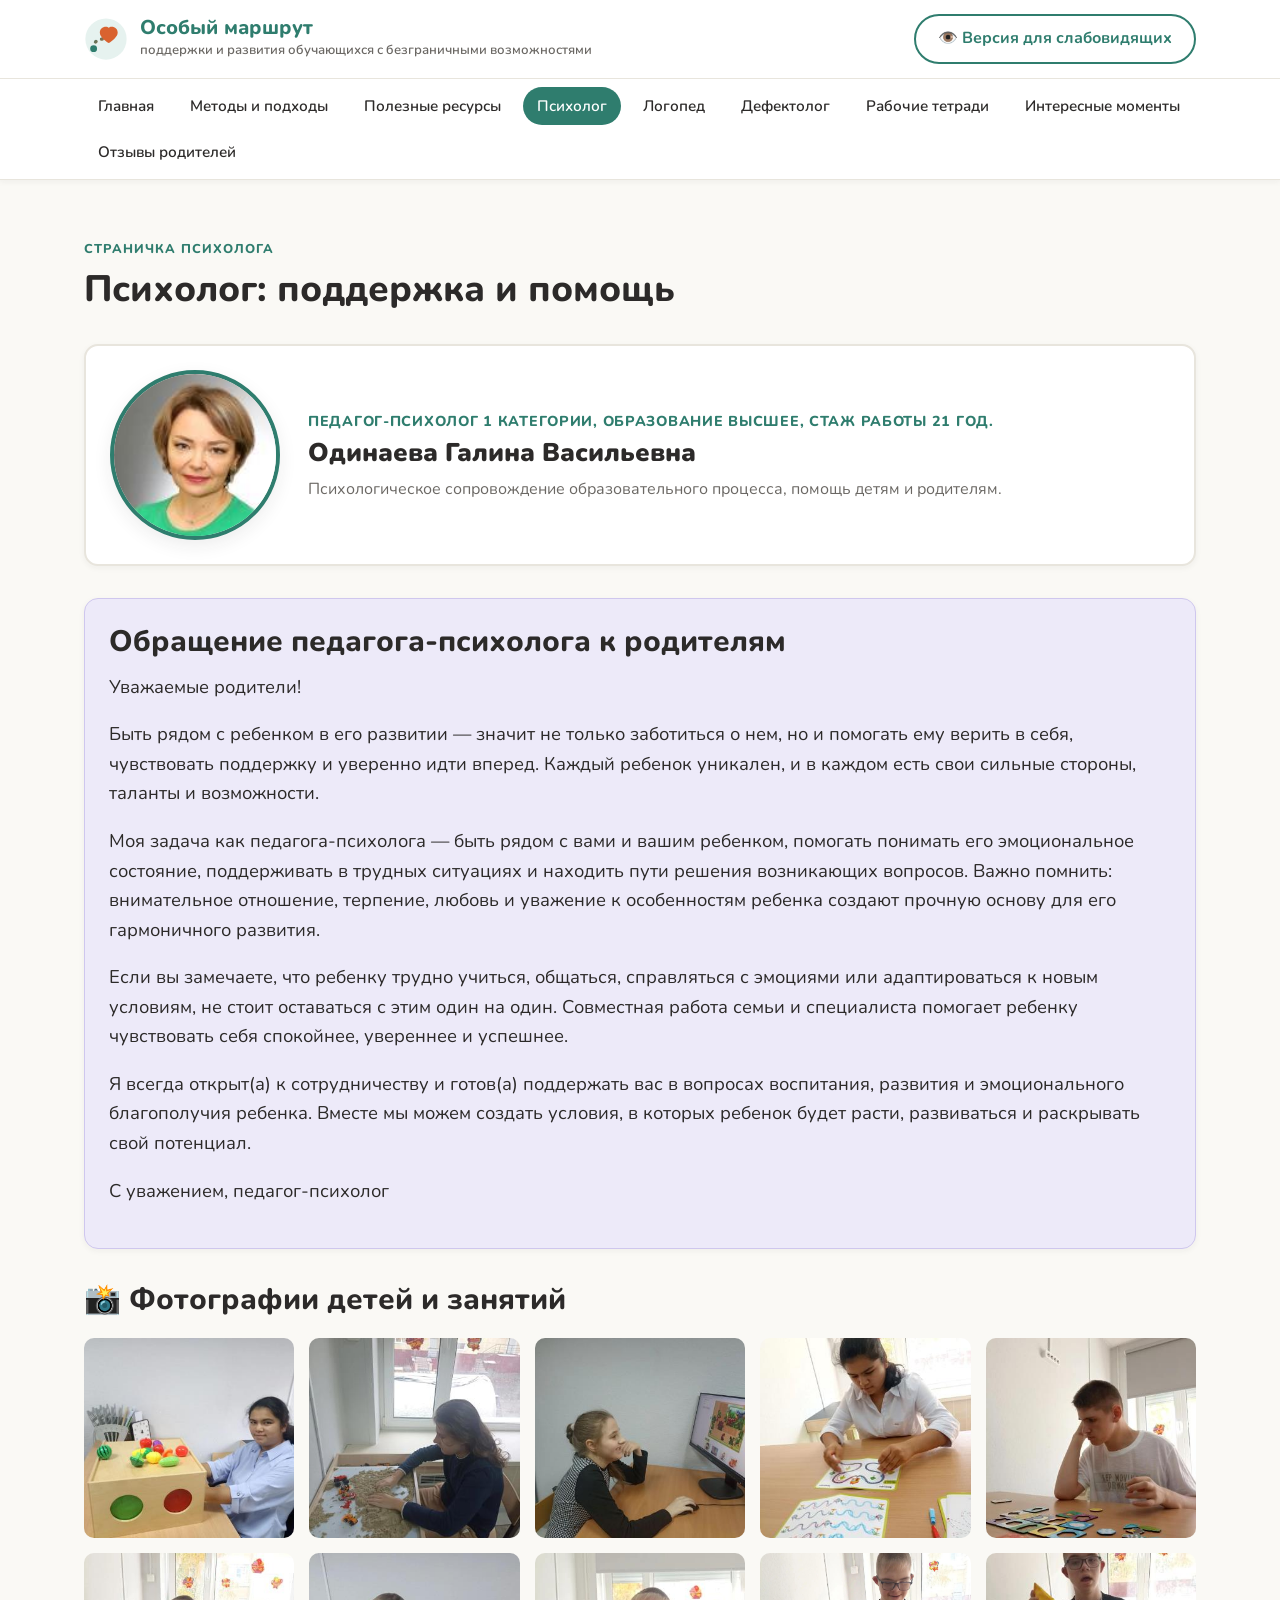
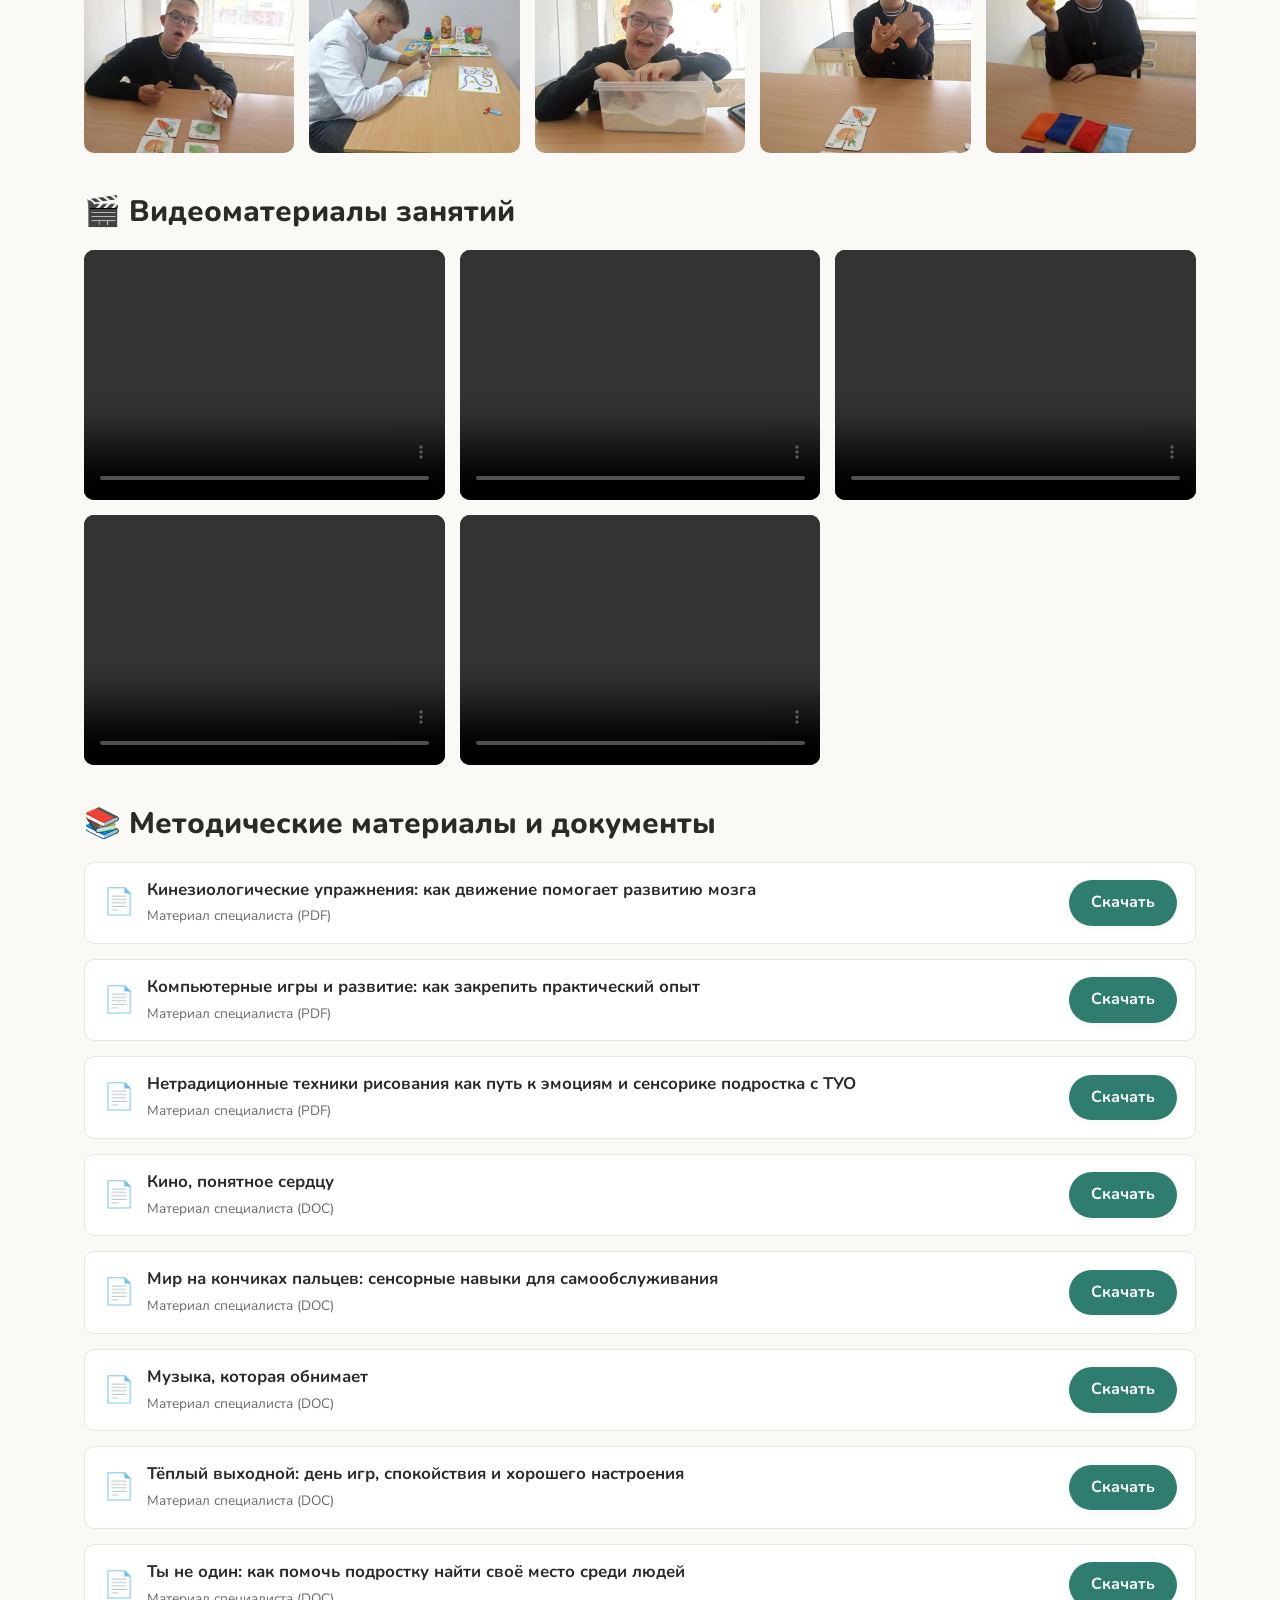
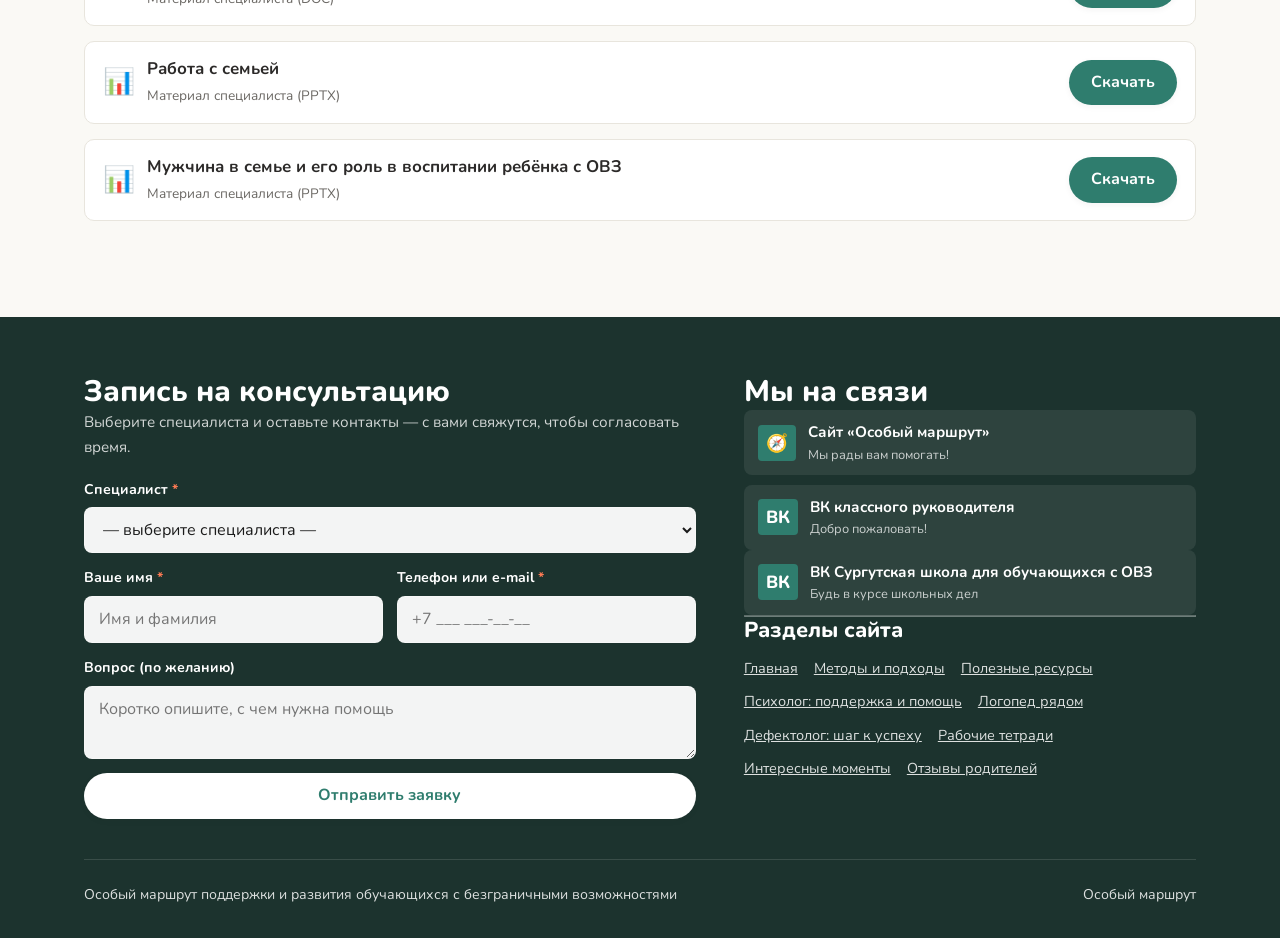
<file: psiholog.html>
<!DOCTYPE html>
<html lang="ru">
<head>
<meta charset="utf-8">
 <link rel="icon" type="image/png" href="https://cdn-icons-png.flaticon.com/512/3014/3014521.png"> 
<meta name="viewport" content="width=device-width, initial-scale=1">
<title>Психолог: поддержка и помощь — Особый маршрут</title>
<link href="https://fonts.googleapis.com/css2?family=Nunito:wght@400;600;700;800;900&display=swap" rel="stylesheet">
<link rel="stylesheet" href="assets/css/style.css">
</head>
<body data-page="specialist" data-spec="psiholog">
<a class="skip-link" href="#main">Перейти к основному содержанию</a>
<header class="header">
  <div class="wrap header__bar">
    <a class="logo" href="index.html">
      <svg class="logo__mark" viewBox="0 0 64 64" role="img" aria-hidden="true" focusable="false">
        <defs><linearGradient id="lgm" x1="0" y1="0" x2="1" y2="1"><stop offset="0" stop-color="#2F7D6E"/><stop offset="1" stop-color="#D9622F"/></linearGradient></defs>
        <circle cx="32" cy="32" r="30" fill="#E6F2EF"/>
        <path d="M14 46c0-12 8-14 14-14s10-4 10-10" fill="none" stroke="url(#lgm)" stroke-width="5" stroke-linecap="round" stroke-dasharray="1 9"/>
        <path d="M40 14c5.5 0 9 3.6 9 8.6 0 6.6-8 11.6-11.4 14.5-.9.8-2.3.8-3.2 0C31 34.2 23 29.2 23 22.6 23 17.6 26.5 14 32 14c1.7 0 3.1.7 4 1.8.9-1.1 2.3-1.8 4-1.8z" fill="#D9622F"/>
        <circle cx="14" cy="46" r="5" fill="#2F7D6E"/>
      </svg>
      <span class="logo__text">
        <span class="logo__name">Особый маршрут</span>
        <span class="logo__sub">поддержки и развития обучающихся с безграничными возможностями</span>
      </span>
    </a>
    <div class="header__actions">
      <button type="button" class="btn btn--ghost" id="a11y-toggle" aria-expanded="false" aria-controls="a11y-panel" title="Настройки доступности">👁️ Версия для слабовидящих</button>
      <button type="button" class="nav-toggle" id="nav-toggle" aria-expanded="false" aria-controls="site-nav" aria-label="Открыть меню">
        <svg width="24" height="24" viewBox="0 0 24 24" fill="none" stroke="currentColor" stroke-width="2.5" stroke-linecap="round"><line x1="3" y1="6" x2="21" y2="6"/><line x1="3" y1="12" x2="21" y2="12"/><line x1="3" y1="18" x2="21" y2="18"/></svg>
      </button>
    </div>
  </div>
  <nav class="nav" id="site-nav" aria-label="Основное меню">
    <div class="wrap">
      <ul class="nav__list">
        <li><a class="nav__link" href="index.html">Главная</a></li><li><a class="nav__link" href="metody.html">Методы и подходы</a></li><li><a class="nav__link" href="resursy.html">Полезные ресурсы</a></li><li><a class="nav__link" href="psiholog.html" aria-current="page">Психолог</a></li><li><a class="nav__link" href="logoped.html">Логопед</a></li><li><a class="nav__link" href="defektolog.html">Дефектолог</a></li><li><a class="nav__link" href="tetradi.html">Рабочие тетради</a></li><li><a class="nav__link" href="galereya.html">Интересные моменты</a></li><li><a class="nav__link" href="otzyvy.html">Отзывы родителей</a></li>
      </ul>
    </div>
  </nav>
  <div class="a11y-bar" id="a11y-panel">
    <div class="wrap a11y-bar__grid">
      <div class="a11y__group">
        <span class="a11y__label">Размер шрифта</span>
        <div class="btn-group">
          <button type="button" class="a11y__btn" data-fs="1" aria-pressed="true">А</button>
          <button type="button" class="a11y__btn" data-fs="1.15" aria-pressed="false" style="font-size:1.12em">А</button>
          <button type="button" class="a11y__btn" data-fs="1.32" aria-pressed="false" style="font-size:1.28em">А</button>
        </div>
      </div>
      <div class="a11y__group">
        <span class="a11y__label">Контраст</span>
        <button type="button" class="a11y__btn" id="contrast-toggle" aria-pressed="false">Версия для слабовидящих</button>
      </div>
      <div class="a11y__group">
        <button type="button" class="a11y__btn" id="a11y-reset">Сбросить</button>
      </div>
    </div>
  </div>
</header>
<main id="main">
  <section class="section" aria-labelledby="page-title">
    <div class="wrap">
      <div class="section__head">
        <span class="eyebrow">Страничка психолога</span>
        <h1 id="page-title">Психолог: поддержка и помощь</h1>
        
      </div>

      <div id="spec-teacher-box"><div class="teacher-profile">
    <div class="teacher-profile__photo-wrap"><img src="media/psiholog-photo1.jpg" alt="Психолог" class="teacher-profile__photo"></div>
        <div class="teacher-profile__info">
          <span class="teacher-profile__role">Педагог-психолог 1 категории, образование высшее, стаж работы 21 год.</span>
          <h2 class="teacher-profile__name">Одинаева Галина Васильевна</h2>
          <p class="teacher-profile__desc">Психологическое сопровождение образовательного процесса, помощь детям и родителям.</p>
        </div>
      </div></div>

      <div class="card tone-2" style="margin-bottom:32px">
        <h2 style="margin-bottom:12px">Обращение педагога-психолога к родителям</h2>
        <div class="prose" style="font-size:1.15rem"><p>Уважаемые родители!</p><p>Быть рядом с ребенком в его развитии — значит не только заботиться о нем, но и помогать ему верить в себя, чувствовать поддержку и уверенно идти вперед. Каждый ребенок уникален, и в каждом есть свои сильные стороны, таланты и возможности.</p><p>Моя задача как педагога-психолога — быть рядом с вами и вашим ребенком, помогать понимать его эмоциональное состояние, поддерживать в трудных ситуациях и находить пути решения возникающих вопросов. Важно помнить: внимательное отношение, терпение, любовь и уважение к особенностям ребенка создают прочную основу для его гармоничного развития.</p><p>Если вы замечаете, что ребенку трудно учиться, общаться, справляться с эмоциями или адаптироваться к новым условиям, не стоит оставаться с этим один на один. Совместная работа семьи и специалиста помогает ребенку чувствовать себя спокойнее, увереннее и успешнее.</p><p>Я всегда открыт(а) к сотрудничеству и готов(а) поддержать вас в вопросах воспитания, развития и эмоционального благополучия ребенка. Вместе мы можем создать условия, в которых ребенок будет расти, развиваться и раскрывать свой потенциал.</p><p>С уважением, педагог-психолог</p></div>
      </div>

      <div id="spec-photos-box" style="margin-bottom:40px "><h2 style="margin-bottom:16px">📸 Фотографии детей и занятий</h2>
     <div style="display: grid; grid-template-columns: repeat(5, 1fr); gap: 15px; margin-top: 20px; margin-bottom: 40px;">
    <div><img src="gallery-psiholog/photo1.jpg" alt="Фото 1" style="width: 100%; height: 200px; object-fit: cover; border-radius: 10px; display: block;"></div>
    <div><img src="gallery-psiholog/photo2.jpg" alt="Фото 2" style="width: 100%; height: 200px; object-fit: cover; border-radius: 10px; display: block;"></div>
    <div><img src="gallery-psiholog/photo3.jpg" alt="Фото 3" style="width: 100%; height: 200px; object-fit: cover; border-radius: 10px; display: block;"></div>
    <div><img src="gallery-psiholog/photo4.jpg" alt="Фото 4" style="width: 100%; height: 200px; object-fit: cover; border-radius: 10px; display: block;"></div>
    <div><img src="gallery-psiholog/photo5.jpg" alt="Фото 5" style="width: 100%; height: 200px; object-fit: cover; border-radius: 10px; display: block;"></div>
    <div><img src="gallery-psiholog/photo6.jpg" alt="Фото 6" style="width: 100%; height: 200px; object-fit: cover; border-radius: 10px; display: block;"></div>
    <div><img src="gallery-psiholog/photo7.jpg" alt="Фото 7" style="width: 100%; height: 200px; object-fit: cover; border-radius: 10px; display: block;"></div>
    <div><img src="gallery-psiholog/photo8.jpg" alt="Фото 8" style="width: 100%; height: 200px; object-fit: cover; border-radius: 10px; display: block;"></div>
    <div><img src="gallery-psiholog/photo9.jpg" alt="Фото 9" style="width: 100%; height: 200px; object-fit: cover; border-radius: 10px; display: block;"></div>
<div><img src="gallery-psiholog/photo10.jpg?v=3" alt="Фото 10" style="width: 100%; height: 200px; object-fit: cover; border-radius: 10px; display: block;"></div>
     </div>

      <div id="spec-videos-box" style="margin-bottom:40px "><h2 style="margin-bottom:16px">🎬 Видеоматериалы занятий</h2>
      <div style="display: grid; grid-template-columns: repeat(3, 1fr); gap: 15px; margin-top: 20px; margin-bottom: 40px;">
    <div><video style="width: 100%; height: 250px; object-fit: cover; border-radius: 10px; background: #000;" src="gallery-psiholog/video1.mp4" controls preload="metadata"></video></div>
    <div><video style="width: 100%; height: 250px; object-fit: cover; border-radius: 10px; background: #000;" src="gallery-psiholog/video2.mp4" controls preload="metadata"></video></div>
    <div><video style="width: 100%; height: 250px; object-fit: cover; border-radius: 10px; background: #000;" src="gallery-psiholog/video3.mp4" controls preload="metadata"></video></div>
    <div><video style="width: 100%; height: 250px; object-fit: cover; border-radius: 10px; background: #000;" src="gallery-psiholog/video4.mp4" controls preload="metadata"></video></div>
    <div><video style="width: 100%; height: 250px; object-fit: cover; border-radius: 10px; background: #000;" src="gallery-psiholog/video5.mp4" controls preload="metadata"></video></div>
</div>

<div id="spec-pdfs-box" style="margin-bottom:40px">
    <h2 style="margin-bottom:16px">📚 Методические материалы и документы</h2>
    
    <div style="margin-top: 20px; display: flex; flex-direction: column; gap: 15px;">

        <!-- Документ 1 -->
        <div style="background: #fff; padding: 14px 18px; border-radius: 10px; border: 1px solid var(--c-border); display: flex; align-items: center; justify-content: space-between; flex-wrap: wrap; gap: 10px;">
            <div style="display: flex; align-items: center; gap: 12px;">
                <span style="font-size: 1.6rem;">📄</span>
                <div>
                    <strong style="font-size: 1.05rem; display: block;">Кинезиологические упражнения: как движение помогает развитию мозга</strong>
                    <span style="font-size: 0.85rem; color: var(--c-text-muted);">Материал специалиста (PDF)</span>
                </div>
            </div>
            <a class="btn btn--brand" href="docs-psiholog/doc1.pdf" download="Кинезиологические_упражнения.pdf" style="white-space:nowrap">Скачать</a>
        </div>

        <!-- Документ 2 -->
        <div style="background: #fff; padding: 14px 18px; border-radius: 10px; border: 1px solid var(--c-border); display: flex; align-items: center; justify-content: space-between; flex-wrap: wrap; gap: 10px;">
            <div style="display: flex; align-items: center; gap: 12px;">
                <span style="font-size: 1.6rem;">📄</span>
                <div>
                    <strong style="font-size: 1.05rem; display: block;">Компьютерные игры и развитие: как закрепить практический опыт</strong>
                    <span style="font-size: 0.85rem; color: var(--c-text-muted);">Материал специалиста (PDF)</span>
                </div>
            </div>
            <a class="btn btn--brand" href="docs-psiholog/doc2.pdf" download="Компьютерные_игры_и_развитие.pdf" style="white-space:nowrap">Скачать</a>
        </div>

        <!-- Документ 3 -->
        <div style="background: #fff; padding: 14px 18px; border-radius: 10px; border: 1px solid var(--c-border); display: flex; align-items: center; justify-content: space-between; flex-wrap: wrap; gap: 10px;">
            <div style="display: flex; align-items: center; gap: 12px;">
                <span style="font-size: 1.6rem;">📄</span>
                <div>
                    <strong style="font-size: 1.05rem; display: block;">Нетрадиционные техники рисования как путь к эмоциям и сенсорике подростка с ТУО</strong>
                    <span style="font-size: 0.85rem; color: var(--c-text-muted);">Материал специалиста (PDF)</span>
                </div>
            </div>
            <a class="btn btn--brand" href="docs-psiholog/doc3.pdf" download="Нетрадиционные_техники_рисования.pdf" style="white-space:nowrap">Скачать</a>
        </div>

        <!-- Документ 4 -->
        <div style="background: #fff; padding: 14px 18px; border-radius: 10px; border: 1px solid var(--c-border); display: flex; align-items: center; justify-content: space-between; flex-wrap: wrap; gap: 10px;">
            <div style="display: flex; align-items: center; gap: 12px;">
                <span style="font-size: 1.6rem;">📄</span>
                <div>
                    <strong style="font-size: 1.05rem; display: block;">Кино, понятное сердцу</strong>
                    <span style="font-size: 0.85rem; color: var(--c-text-muted);">Материал специалиста (DOC)</span>
                </div>
            </div>
            <a class="btn btn--brand" href="docs-psiholog/doc4.pdf" download="Кино_понятное_сердцу.doc" style="white-space:nowrap">Скачать</a>
        </div>

        <!-- Документ 5 -->
        <div style="background: #fff; padding: 14px 18px; border-radius: 10px; border: 1px solid var(--c-border); display: flex; align-items: center; justify-content: space-between; flex-wrap: wrap; gap: 10px;">
            <div style="display: flex; align-items: center; gap: 12px;">
                <span style="font-size: 1.6rem;">📄</span>
                <div>
                    <strong style="font-size: 1.05rem; display: block;">Мир на кончиках пальцев: сенсорные навыки для самообслуживания</strong>
                    <span style="font-size: 0.85rem; color: var(--c-text-muted);">Материал специалиста (DOC)</span>
                </div>
            </div>
            <a class="btn btn--brand" href="docs-psiholog/doc5.pdf" download="Мир_на_кончиках_пальцев.doc" style="white-space:nowrap">Скачать</a>
        </div>

        <!-- Документ 6 -->
        <div style="background: #fff; padding: 14px 18px; border-radius: 10px; border: 1px solid var(--c-border); display: flex; align-items: center; justify-content: space-between; flex-wrap: wrap; gap: 10px;">
            <div style="display: flex; align-items: center; gap: 12px;">
                <span style="font-size: 1.6rem;">📄</span>
                <div>
                    <strong style="font-size: 1.05rem; display: block;">Музыка, которая обнимает</strong>
                    <span style="font-size: 0.85rem; color: var(--c-text-muted);">Материал специалиста (DOC)</span>
                </div>
            </div>
            <a class="btn btn--brand" href="docs-psiholog/doc6.pdf" download="Музыка_которая_обнимает.doc" style="white-space:nowrap">Скачать</a>
        </div>

        <!-- Документ 7 -->
        <div style="background: #fff; padding: 14px 18px; border-radius: 10px; border: 1px solid var(--c-border); display: flex; align-items: center; justify-content: space-between; flex-wrap: wrap; gap: 10px;">
            <div style="display: flex; align-items: center; gap: 12px;">
                <span style="font-size: 1.6rem;">📄</span>
                <div>
                    <strong style="font-size: 1.05rem; display: block;">Тёплый выходной: день игр, спокойствия и хорошего настроения</strong>
                    <span style="font-size: 0.85rem; color: var(--c-text-muted);">Материал специалиста (DOC)</span>
                </div>
            </div>
            <a class="btn btn--brand" href="docs-psiholog/doc7.pdf" download="Тёплый_выходной.doc" style="white-space:nowrap">Скачать</a>
        </div>

        <!-- Документ 8 -->
        <div style="background: #fff; padding: 14px 18px; border-radius: 10px; border: 1px solid var(--c-border); display: flex; align-items: center; justify-content: space-between; flex-wrap: wrap; gap: 10px;">
            <div style="display: flex; align-items: center; gap: 12px;">
                <span style="font-size: 1.6rem;">📄</span>
                <div>
                    <strong style="font-size: 1.05rem; display: block;">Ты не один: как помочь подростку найти своё место среди людей</strong>
                    <span style="font-size: 0.85rem; color: var(--c-text-muted);">Материал специалиста (DOC)</span>
                </div>
            </div>
            <a class="btn btn--brand" href="docs-psiholog/doc8.pdf" download="Ты_не_один.doc" style="white-space:nowrap">Скачать</a>
        </div>

        <!-- Документ 9 -->
        <div style="background: #fff; padding: 14px 18px; border-radius: 10px; border: 1px solid var(--c-border); display: flex; align-items: center; justify-content: space-between; flex-wrap: wrap; gap: 10px;">
            <div style="display: flex; align-items: center; gap: 12px;">
                <span style="font-size: 1.6rem;">📊</span>
                <div>
                    <strong style="font-size: 1.05rem; display: block;">Работа с семьей</strong>
                    <span style="font-size: 0.85rem; color: var(--c-text-muted);">Материал специалиста (PPTX)</span>
                </div>
            </div>
            <a class="btn btn--brand" href="docs-psiholog/doc9.pdf" download="Работа_с_семьей.pptx" style="white-space:nowrap">Скачать</a>
        </div>

        <!-- Документ 10 -->
        <div style="background: #fff; padding: 14px 18px; border-radius: 10px; border: 1px solid var(--c-border); display: flex; align-items: center; justify-content: space-between; flex-wrap: wrap; gap: 10px;">
            <div style="display: flex; align-items: center; gap: 12px;">
                <span style="font-size: 1.6rem;">📊</span>
                <div>
                    <strong style="font-size: 1.05rem; display: block;">Мужчина в семье и его роль в воспитании ребёнка с ОВЗ</strong>
                    <span style="font-size: 0.85rem; color: var(--c-text-muted);">Материал специалиста (PPTX)</span>
                </div>
            </div>
            <a class="btn btn--brand" href="docs-psiholog/doc10.pdf" download="Мужчина_в_семье.pptx" style="white-space:nowrap">Скачать</a>
        </div>

    </div>
</div>
        
      <div id="spec-blog-box" style="margin-bottom:40px;display:none"><h2 style="margin-bottom:20px">Полезные советы</h2><div id="spec-blog"></div></div>
    </div>
  </section>
</main>
<footer class="footer" id="podval">
  <div class="wrap">
    <div class="footer__grid">
      <section id="zapis" aria-labelledby="zapis-title">
        <h2 id="zapis-title">Запись на консультацию</h2>
        <p class="footer__note">Выберите специалиста и оставьте контакты — с вами свяжутся, чтобы согласовать время.</p>
        <form class="form" id="contact-form" action="https://formspree.io/f/xqppjdgj" method="POST" novalidate>
          <div class="field" data-field="spec">
            <label class="field__label" for="f-spec">Специалист <span class="field__req" aria-hidden="true">*</span></label>
            <select class="field__control" id="f-spec" name="spec" required aria-describedby="e-spec">
              <option value="">— выберите специалиста —</option>
              <option value="Педагог-психолог">Педагог-психолог</option><option value="Школьный логопед">Школьный логопед</option><option value="Школьный дефектолог">Школьный дефектолог</option><option value="Классный руководитель">Классный руководитель</option>
            </select>
            <p class="field__error" id="e-spec" hidden>Пожалуйста, выберите специалиста.</p>
          </div>

          <div class="form__row">
            <div class="field" data-field="name">
              <label class="field__label" for="f-name">Ваше имя <span class="field__req" aria-hidden="true">*</span></label>
              <input class="field__control" id="f-name" name="name" type="text" required autocomplete="name" placeholder="Имя и фамилия" aria-describedby="e-name">
              <p class="field__error" id="e-name" hidden>Укажите, пожалуйста, имя.</p>
            </div>
            <div class="field" data-field="contact">
              <label class="field__label" for="f-contact">Телефон или e-mail <span class="field__req" aria-hidden="true">*</span></label>
              <input class="field__control" id="f-contact" name="contact" type="text" required placeholder="+7 ___ ___-__-__" aria-describedby="e-contact">
              <p class="field__error" id="e-contact" hidden>Укажите телефон или e-mail для связи.</p>
            </div>
          </div>

          <div class="field" data-field="message">
            <label class="field__label" for="f-message">Вопрос (по желанию)</label>
            <textarea class="field__control" id="f-message" name="message" placeholder="Коротко опишите, с чем нужна помощь"></textarea>
          </div>

          <button class="btn btn--light btn--wide" type="submit">Отправить заявку</button>
          <p class="form__status" id="form-status" role="status" hidden></p>
        </form>
        <script>
document.getElementById('contact-form').addEventListener('submit', function(e) {
    e.preventDefault();
    var form = this;
    var btn = form.querySelector('button[type="submit"]');
    var statusText = document.getElementById('form-status');
    btn.textContent = 'Отправка...';
    btn.disabled = true;
    fetch(form.action, {
        method: 'POST',
        body: new FormData(form),
        headers: { 'Accept': 'application/json' }
    }).then(response => {
        if (response.ok) {
            form.reset();
            btn.style.display = 'none';
            statusText.textContent = '✅ Ваша заявка принята! Специалист свяжется с вами в ближайшее время.';
            statusText.style.color = '#2e7d32';
            statusText.style.fontWeight = 'bold';
            statusText.hidden = false;
        } else {
            alert('Ошибка. Попробуйте позже.');
            btn.textContent = 'Отправить заявку';
            btn.disabled = false;
        }
    }).catch(() => {
        alert('Ошибка сети.');
        btn.textContent = 'Отправить заявку';
        btn.disabled = false;
    });
});
</script>
      </section>

      <section aria-labelledby="svyaz-title">
        <h2 id="svyaz-title">Мы на связи</h2>
        <ul class="social">
          <li><a class="social__link" href="https://shkolasurgutskaya-r86.gosweb.gosuslugi.ru/" target="_blank" rel="noopener noreferrer">
      <span class="social__ico" aria-hidden="true">🧭</span>
      <span class="social__meta">Сайт «Особый маршрут»<span>Мы рады вам помогать!</span></span>
    </a></li><li><a class="social__link" href="https://vk.ru/club234596236" target="_blank" rel="noopener noreferrer">
      <span class="social__ico" aria-hidden="true">ВК</span>
      <span class="social__meta">ВК классного руководителя<span>Добро пожаловать!</span></span>
    <a class="social__link" href="https://vk.ru/surgutsosh8" target="_blank" rel="noopener noreferrer">
      <span class="social__ico" aria-hidden="true">ВК</span>
      <span class="social__meta">ВК Сургутская школа для обучающихся с ОВЗ<span>Будь в курсе школьных дел</span></span>
    </a></li>
        </ul>

        <hr class="divider" style="border-color:rgba(255,255,255,.2);background:rgba(255,255,255,.2)">

        <h3 style="color:#fff">Разделы сайта</h3>
        <ul class="footer__map">
          <li><a href="index.html">Главная</a></li><li><a href="metody.html">Методы и подходы</a></li><li><a href="resursy.html">Полезные ресурсы</a></li><li><a href="psiholog.html" aria-current="page">Психолог: поддержка и помощь</a></li><li><a href="logoped.html">Логопед рядом</a></li><li><a href="defektolog.html">Дефектолог: шаг к успеху</a></li><li><a href="tetradi.html">Рабочие тетради</a></li><li><a href="galereya.html">Интересные моменты</a></li><li><a href="otzyvy.html">Отзывы родителей</a></li>
        </ul>
      </section>
    </div>

    <div class="footer__bottom">
      <span>Особый маршрут поддержки и развития обучающихся с безграничными возможностями</span>
      <span>Особый маршрут</span>
    </div>
  </div>
</footer>
<script src="assets/data/content.js"></script>
<script src="assets/js/layout.js"></script>
<script src="assets/js/render.js"></script>
<script src="assets/js/main.js"></script>
</body>
</html>
</file>
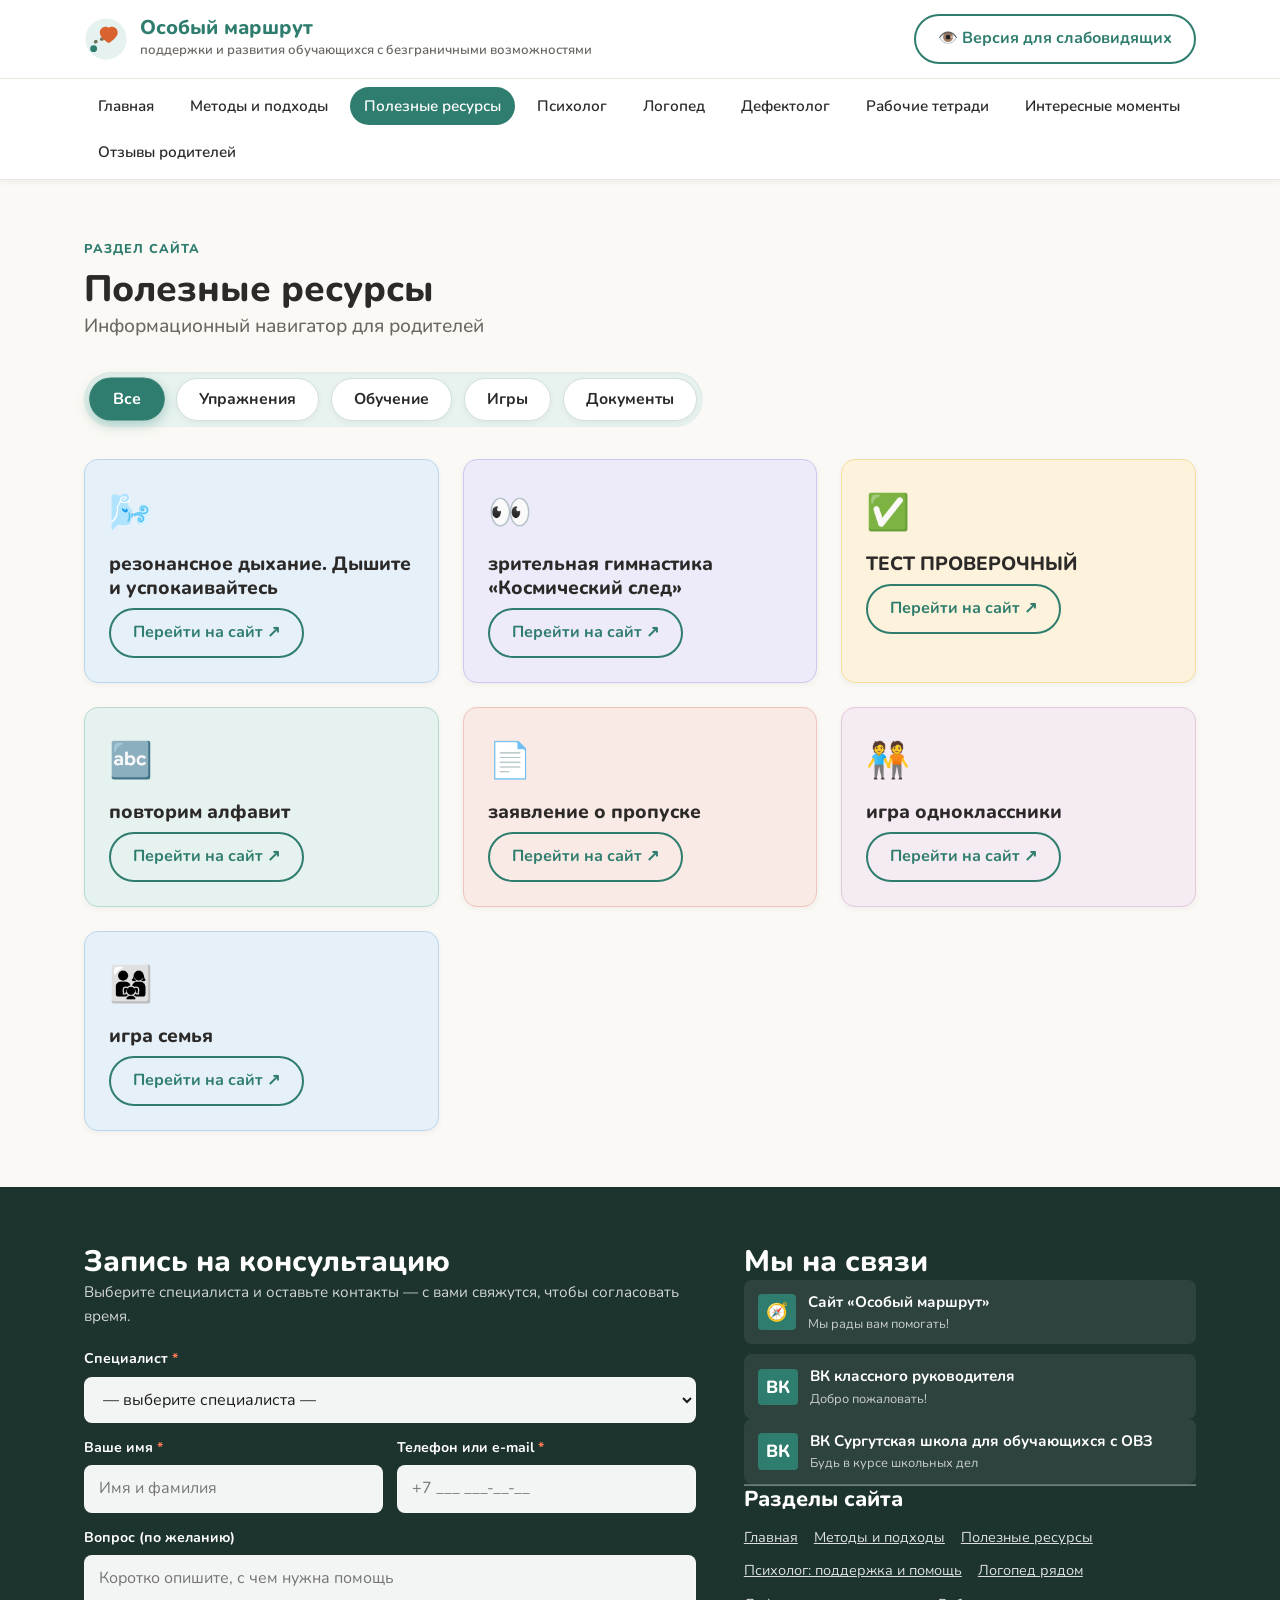
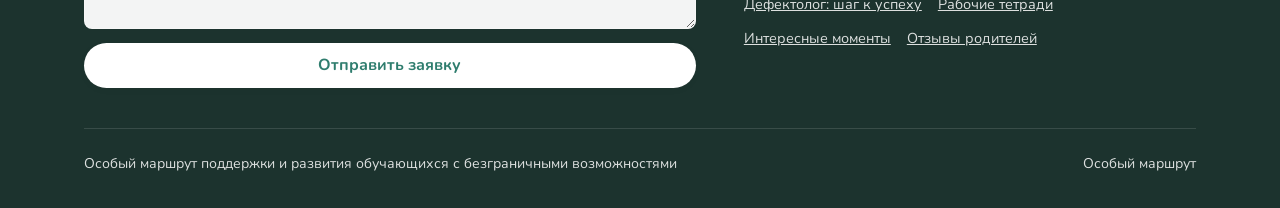
<file: resursy.html>
<!DOCTYPE html>
<html lang="ru">
<head>
<meta charset="utf-8">
 <link rel="icon" type="image/png" href="https://cdn-icons-png.flaticon.com/512/716/716784.png"> 
<meta name="viewport" content="width=device-width, initial-scale=1">
<title>Полезные ресурсы — Особый маршрут</title>
<link href="https://fonts.googleapis.com/css2?family=Nunito:wght@400;600;700;800;900&display=swap" rel="stylesheet">
<link rel="stylesheet" href="assets/css/style.css">
</head>
<body data-page="resources">
<a class="skip-link" href="#main">Перейти к основному содержанию</a>
<header class="header">
  <div class="wrap header__bar">
    <a class="logo" href="index.html">
      <svg class="logo__mark" viewBox="0 0 64 64" role="img" aria-hidden="true" focusable="false">
        <defs><linearGradient id="lgm" x1="0" y1="0" x2="1" y2="1"><stop offset="0" stop-color="#2F7D6E"/><stop offset="1" stop-color="#D9622F"/></linearGradient></defs>
        <circle cx="32" cy="32" r="30" fill="#E6F2EF"/>
        <path d="M14 46c0-12 8-14 14-14s10-4 10-10" fill="none" stroke="url(#lgm)" stroke-width="5" stroke-linecap="round" stroke-dasharray="1 9"/>
        <path d="M40 14c5.5 0 9 3.6 9 8.6 0 6.6-8 11.6-11.4 14.5-.9.8-2.3.8-3.2 0C31 34.2 23 29.2 23 22.6 23 17.6 26.5 14 32 14c1.7 0 3.1.7 4 1.8.9-1.1 2.3-1.8 4-1.8z" fill="#D9622F"/>
        <circle cx="14" cy="46" r="5" fill="#2F7D6E"/>
      </svg>
      <span class="logo__text">
        <span class="logo__name">Особый маршрут</span>
        <span class="logo__sub">поддержки и развития обучающихся с безграничными возможностями</span>
      </span>
    </a>
    <div class="header__actions">
      <button type="button" class="btn btn--ghost" id="a11y-toggle" aria-expanded="false" aria-controls="a11y-panel" title="Настройки доступности">👁️ Версия для слабовидящих</button>
      <button type="button" class="nav-toggle" id="nav-toggle" aria-expanded="false" aria-controls="site-nav" aria-label="Открыть меню">
        <svg width="24" height="24" viewBox="0 0 24 24" fill="none" stroke="currentColor" stroke-width="2.5" stroke-linecap="round"><line x1="3" y1="6" x2="21" y2="6"/><line x1="3" y1="12" x2="21" y2="12"/><line x1="3" y1="18" x2="21" y2="18"/></svg>
      </button>
    </div>
  </div>
  <nav class="nav" id="site-nav" aria-label="Основное меню">
    <div class="wrap">
      <ul class="nav__list">
        <li><a class="nav__link" href="index.html">Главная</a></li><li><a class="nav__link" href="metody.html">Методы и подходы</a></li><li><a class="nav__link" href="resursy.html" aria-current="page">Полезные ресурсы</a></li><li><a class="nav__link" href="psiholog.html">Психолог</a></li><li><a class="nav__link" href="logoped.html">Логопед</a></li><li><a class="nav__link" href="defektolog.html">Дефектолог</a></li><li><a class="nav__link" href="tetradi.html">Рабочие тетради</a></li><li><a class="nav__link" href="galereya.html">Интересные моменты</a></li><li><a class="nav__link" href="otzyvy.html">Отзывы родителей</a></li>
      </ul>
    </div>
  </nav>
  <div class="a11y-bar" id="a11y-panel">
    <div class="wrap a11y-bar__grid">
      <div class="a11y__group">
        <span class="a11y__label">Размер шрифта</span>
        <div class="btn-group">
          <button type="button" class="a11y__btn" data-fs="1" aria-pressed="true">А</button>
          <button type="button" class="a11y__btn" data-fs="1.15" aria-pressed="false" style="font-size:1.12em">А</button>
          <button type="button" class="a11y__btn" data-fs="1.32" aria-pressed="false" style="font-size:1.28em">А</button>
        </div>
      </div>
      <div class="a11y__group">
        <span class="a11y__label">Контраст</span>
        <button type="button" class="a11y__btn" id="contrast-toggle" aria-pressed="false">Версия для слабовидящих</button>
      </div>
      <div class="a11y__group">
        <button type="button" class="a11y__btn" id="a11y-reset">Сбросить</button>
      </div>
    </div>
  </div>
</header>
<main id="main">
  <section class="section" aria-labelledby="page-title">
    <div class="wrap">
      <div class="section__head">
        <span class="eyebrow">Раздел сайта</span>
        <h1 id="page-title">Полезные ресурсы</h1>
        <p class="lead" id="page-lead">Информационный навигатор для родителей</p>
      </div>
      <div class="filters" id="res-filters" role="group" aria-label="Фильтр ресурсов"><button type="button" class="chip" data-filter="all" aria-pressed="true">Все</button><button type="button" class="chip" data-filter="uprazhnenie" aria-pressed="false">Упражнения</button><button type="button" class="chip" data-filter="obuchenie" aria-pressed="false">Обучение</button><button type="button" class="chip" data-filter="igra" aria-pressed="false">Игры</button><button type="button" class="chip" data-filter="dokument" aria-pressed="false">Документы</button></div>
      <div class="grid grid--2" id="resources-grid"><article class="card card--hover tone-1" data-kind="uprazhnenie">
          <span class="card__icon" aria-hidden="true">🌬️</span>
          <h3 style="font-size:1.2rem;margin-bottom:8px">резонансное дыхание. Дышите и успокаивайтесь</h3>
          <p style="margin-top:auto"><a class="btn btn--ghost" href="https://tubular-sunflower-147a84.netlify.app/" target="_blank" rel="noopener noreferrer">Перейти на сайт ↗</a></p>
        </article><article class="card card--hover tone-2" data-kind="uprazhnenie">
          <span class="card__icon" aria-hidden="true">👀</span>
          <h3 style="font-size:1.2rem;margin-bottom:8px">зрительная гимнастика «Космический след»</h3>
          <p style="margin-top:auto"><a class="btn btn--ghost" href="https://lucent-kashata-694245.netlify.app/" target="_blank" rel="noopener noreferrer">Перейти на сайт ↗</a></p>
        </article><article class="card card--hover tone-3" data-kind="obuchenie">
          <span class="card__icon" aria-hidden="true">✅</span>
          <h3 style="font-size:1.2rem;margin-bottom:8px">ТЕСТ ПРОВЕРОЧНЫЙ</h3>
          <p style="margin-top:auto"><a class="btn btn--ghost" href=" https://precious-biscotti-c9fe50.netlify.app " target="_blank" rel="noopener noreferrer">Перейти на сайт ↗</a></p>
        </article><article class="card card--hover tone-4" data-kind="obuchenie">
          <span class="card__icon" aria-hidden="true">🔤</span>
          <h3 style="font-size:1.2rem;margin-bottom:8px">повторим алфавит</h3>
          <p style="margin-top:auto"><a class="btn btn--ghost" href="https://dreamy-brioche-7bdc08.netlify.app/" target="_blank" rel="noopener noreferrer">Перейти на сайт ↗</a></p>
        </article><article class="card card--hover tone-5" data-kind="dokument">
          <span class="card__icon" aria-hidden="true">📄</span>
          <h3 style="font-size:1.2rem;margin-bottom:8px">заявление о пропуске</h3>
          <p style="margin-top:auto"><a class="btn btn--ghost" href="https://ais-pre-ysmwikp54geghyywnj2eta-80443903133.us-west1.run.app/admin" target="_blank" rel="noopener noreferrer">Перейти на сайт ↗</a></p>
        </article><article class="card card--hover tone-6" data-kind="igra">
          <span class="card__icon" aria-hidden="true">🧑‍🤝‍🧑</span>
          <h3 style="font-size:1.2rem;margin-bottom:8px">игра одноклассники</h3>
          <p style="margin-top:auto"><a class="btn btn--ghost" href="https://gleaming-hummingbird-acb481.netlify.app/" target="_blank" rel="noopener noreferrer">Перейти на сайт ↗</a></p>
        </article><article class="card card--hover tone-1" data-kind="igra">
          <span class="card__icon" aria-hidden="true">👨‍👩‍👧</span>
          <h3 style="font-size:1.2rem;margin-bottom:8px">игра семья</h3>
          <p style="margin-top:auto"><a class="btn btn--ghost" href="https://lucent-fox-891f44.netlify.app/" target="_blank" rel="noopener noreferrer">Перейти на сайт ↗</a></p>
        </article></div>
    </div>
  </section>
</main>
<footer class="footer" id="podval">
  <div class="wrap">
    <div class="footer__grid">
      <section id="zapis" aria-labelledby="zapis-title">
        <h2 id="zapis-title">Запись на консультацию</h2>
        <p class="footer__note">Выберите специалиста и оставьте контакты — с вами свяжутся, чтобы согласовать время.</p>
        <form class="form" id="contact-form" action="https://formspree.io/f/xqppjdgj" method="POST" novalidate>
          <div class="field" data-field="spec">
            <label class="field__label" for="f-spec">Специалист <span class="field__req" aria-hidden="true">*</span></label>
            <select class="field__control" id="f-spec" name="spec" required aria-describedby="e-spec">
              <option value="">— выберите специалиста —</option>
              <option value="Педагог-психолог">Педагог-психолог</option><option value="Школьный логопед">Школьный логопед</option><option value="Школьный дефектолог">Школьный дефектолог</option><option value="Классный руководитель">Классный руководитель</option>
            </select>
            <p class="field__error" id="e-spec" hidden>Пожалуйста, выберите специалиста.</p>
          </div>

          <div class="form__row">
            <div class="field" data-field="name">
              <label class="field__label" for="f-name">Ваше имя <span class="field__req" aria-hidden="true">*</span></label>
              <input class="field__control" id="f-name" name="name" type="text" required autocomplete="name" placeholder="Имя и фамилия" aria-describedby="e-name">
              <p class="field__error" id="e-name" hidden>Укажите, пожалуйста, имя.</p>
            </div>
            <div class="field" data-field="contact">
              <label class="field__label" for="f-contact">Телефон или e-mail <span class="field__req" aria-hidden="true">*</span></label>
              <input class="field__control" id="f-contact" name="contact" type="text" required placeholder="+7 ___ ___-__-__" aria-describedby="e-contact">
              <p class="field__error" id="e-contact" hidden>Укажите телефон или e-mail для связи.</p>
            </div>
          </div>

          <div class="field" data-field="message">
            <label class="field__label" for="f-message">Вопрос (по желанию)</label>
            <textarea class="field__control" id="f-message" name="message" placeholder="Коротко опишите, с чем нужна помощь"></textarea>
          </div>

          <button class="btn btn--light btn--wide" type="submit">Отправить заявку</button>
          <p class="form__status" id="form-status" role="status" hidden></p>
        </form>
        <script>
document.getElementById('contact-form').addEventListener('submit', function(e) {
    e.preventDefault();
    var form = this;
    var btn = form.querySelector('button[type="submit"]');
    var statusText = document.getElementById('form-status');
    btn.textContent = 'Отправка...';
    btn.disabled = true;
    fetch(form.action, {
        method: 'POST',
        body: new FormData(form),
        headers: { 'Accept': 'application/json' }
    }).then(response => {
        if (response.ok) {
            form.reset();
            btn.style.display = 'none';
            statusText.textContent = '✅ Ваша заявка принята! Специалист свяжется с вами в ближайшее время.';
            statusText.style.color = '#2e7d32';
            statusText.style.fontWeight = 'bold';
            statusText.hidden = false;
        } else {
            alert('Ошибка. Попробуйте позже.');
            btn.textContent = 'Отправить заявку';
            btn.disabled = false;
        }
    }).catch(() => {
        alert('Ошибка сети.');
        btn.textContent = 'Отправить заявку';
        btn.disabled = false;
    });
});
</script>
      </section>

      <section aria-labelledby="svyaz-title">
        <h2 id="svyaz-title">Мы на связи</h2>
        <ul class="social">
          <li><a class="social__link" href="https://shkolasurgutskaya-r86.gosweb.gosuslugi.ru/" target="_blank" rel="noopener noreferrer">
      <span class="social__ico" aria-hidden="true">🧭</span>
      <span class="social__meta">Сайт «Особый маршрут»<span>Мы рады вам помогать!</span></span>
    </a></li><li><a class="social__link" href="https://vk.ru/club234596236" target="_blank" rel="noopener noreferrer">
      <span class="social__ico" aria-hidden="true">ВК</span>
      <span class="social__meta">ВК классного руководителя<span>Добро пожаловать!</span></span>
    <a class="social__link" href="https://vk.ru/surgutsosh8" target="_blank" rel="noopener noreferrer">
      <span class="social__ico" aria-hidden="true">ВК</span>
      <span class="social__meta">ВК Сургутская школа для обучающихся с ОВЗ<span>Будь в курсе школьных дел</span></span>
    </a></li>
        </ul>

        <hr class="divider" style="border-color:rgba(255,255,255,.2);background:rgba(255,255,255,.2)">

        <h3 style="color:#fff">Разделы сайта</h3>
        <ul class="footer__map">
          <li><a href="index.html">Главная</a></li><li><a href="metody.html">Методы и подходы</a></li><li><a href="resursy.html" aria-current="page">Полезные ресурсы</a></li><li><a href="psiholog.html">Психолог: поддержка и помощь</a></li><li><a href="logoped.html">Логопед рядом</a></li><li><a href="defektolog.html">Дефектолог: шаг к успеху</a></li><li><a href="tetradi.html">Рабочие тетради</a></li><li><a href="galereya.html">Интересные моменты</a></li><li><a href="otzyvy.html">Отзывы родителей</a></li>
        </ul>
      </section>
    </div>

    <div class="footer__bottom">
      <span>Особый маршрут поддержки и развития обучающихся с безграничными возможностями</span>
      <span>Особый маршрут</span>
    </div>
  </div>
</footer>
<script src="assets/data/content.js"></script>
<script src="assets/js/layout.js"></script>
<script src="assets/js/render.js"></script>
<script src="assets/js/main.js"></script>
</body>
</html>
</file>
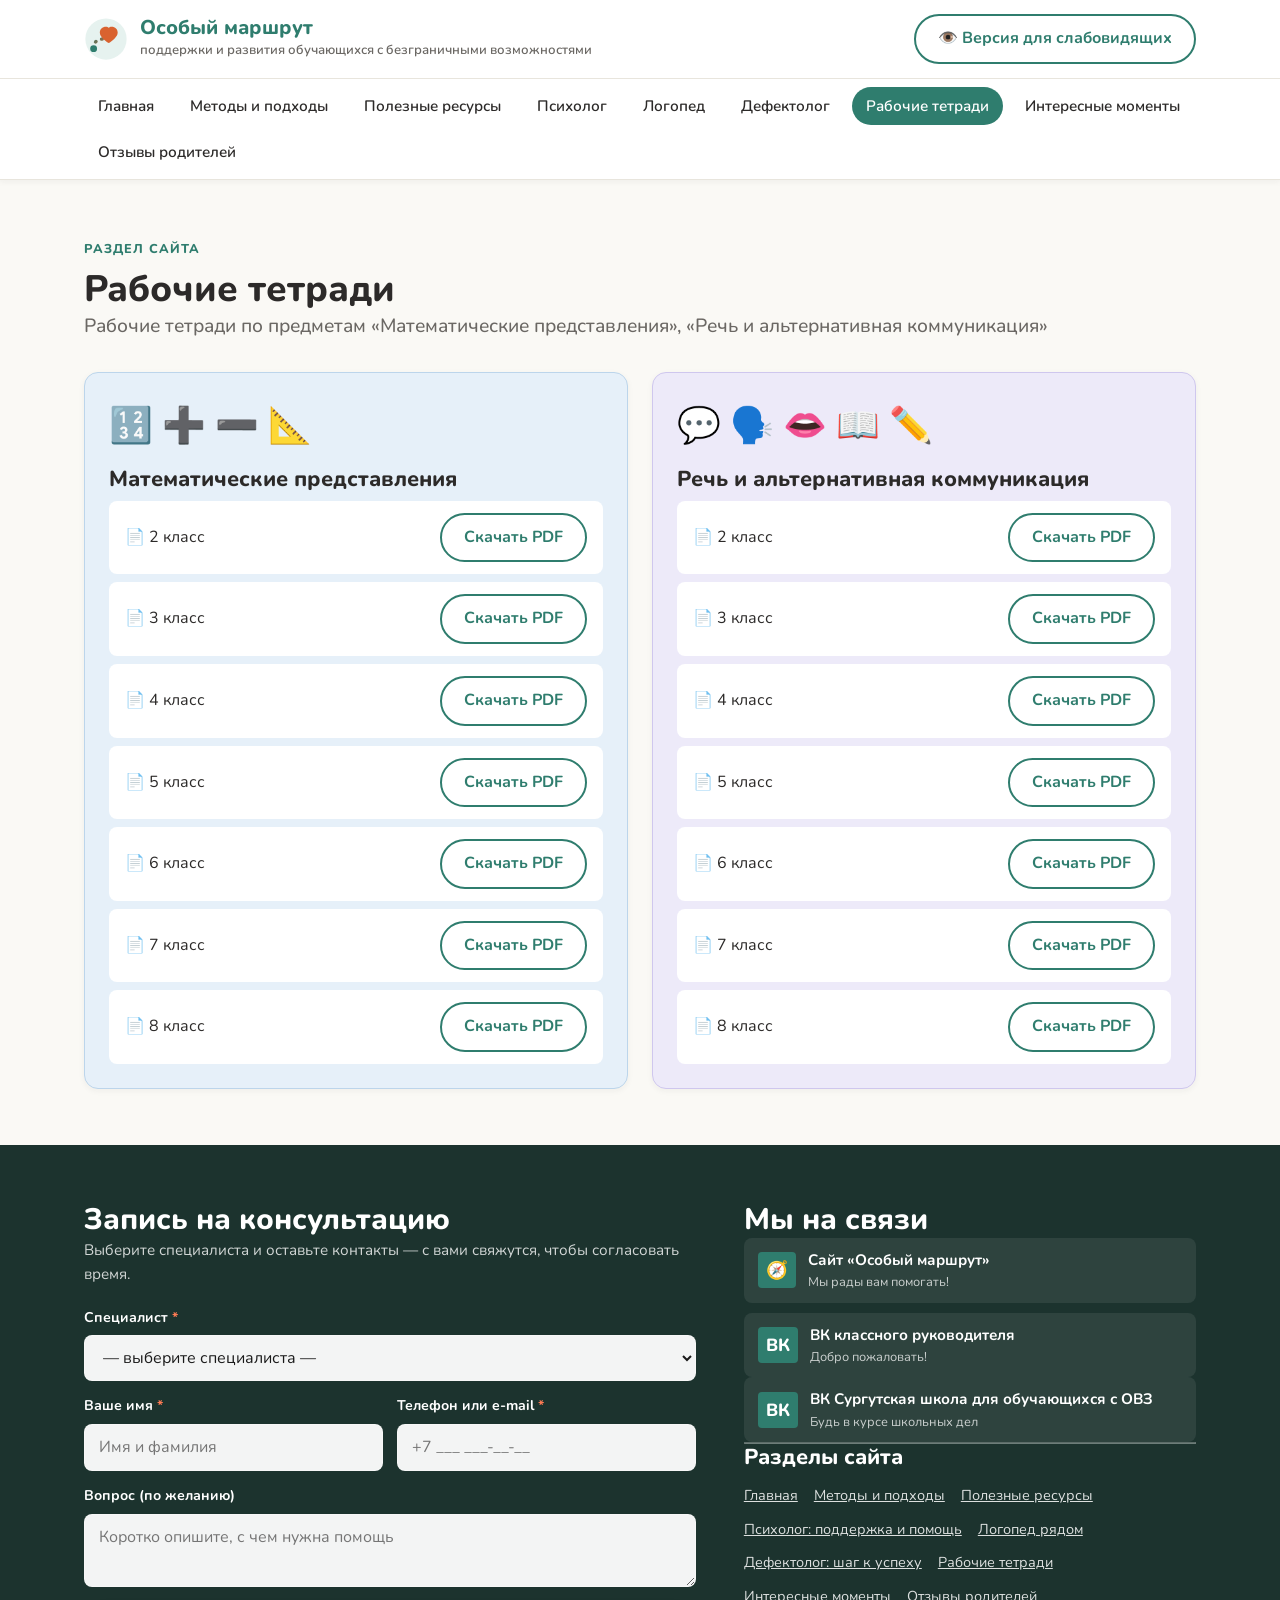
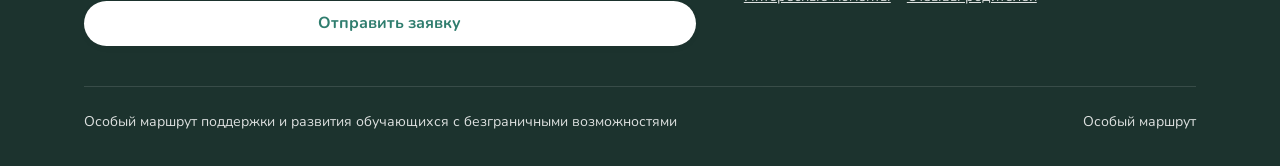
<file: tetradi.html>
<!DOCTYPE html>
<html lang="ru">
<head>
<meta charset="utf-8">
<link rel="icon" type="image/png" href="https://cdn-icons-png.flaticon.com/512/3389/3389081.png">  
<meta name="viewport" content="width=device-width, initial-scale=1">
<title>Рабочие тетради — Особый маршрут</title>
<link href="https://fonts.googleapis.com/css2?family=Nunito:wght@400;600;700;800;900&display=swap" rel="stylesheet">
<link rel="stylesheet" href="assets/css/style.css">
</head>
<body data-page="workbooks">
<a class="skip-link" href="#main">Перейти к основному содержанию</a>
<header class="header">
  <div class="wrap header__bar">
    <a class="logo" href="index.html">
      <svg class="logo__mark" viewBox="0 0 64 64" role="img" aria-hidden="true" focusable="false">
        <defs><linearGradient id="lgm" x1="0" y1="0" x2="1" y2="1"><stop offset="0" stop-color="#2F7D6E"/><stop offset="1" stop-color="#D9622F"/></linearGradient></defs>
        <circle cx="32" cy="32" r="30" fill="#E6F2EF"/>
        <path d="M14 46c0-12 8-14 14-14s10-4 10-10" fill="none" stroke="url(#lgm)" stroke-width="5" stroke-linecap="round" stroke-dasharray="1 9"/>
        <path d="M40 14c5.5 0 9 3.6 9 8.6 0 6.6-8 11.6-11.4 14.5-.9.8-2.3.8-3.2 0C31 34.2 23 29.2 23 22.6 23 17.6 26.5 14 32 14c1.7 0 3.1.7 4 1.8.9-1.1 2.3-1.8 4-1.8z" fill="#D9622F"/>
        <circle cx="14" cy="46" r="5" fill="#2F7D6E"/>
      </svg>
      <span class="logo__text">
        <span class="logo__name">Особый маршрут</span>
        <span class="logo__sub">поддержки и развития обучающихся с безграничными возможностями</span>
      </span>
    </a>
    <div class="header__actions">
      <button type="button" class="btn btn--ghost" id="a11y-toggle" aria-expanded="false" aria-controls="a11y-panel" title="Настройки доступности">👁️ Версия для слабовидящих</button>
      <button type="button" class="nav-toggle" id="nav-toggle" aria-expanded="false" aria-controls="site-nav" aria-label="Открыть меню">
        <svg width="24" height="24" viewBox="0 0 24 24" fill="none" stroke="currentColor" stroke-width="2.5" stroke-linecap="round"><line x1="3" y1="6" x2="21" y2="6"/><line x1="3" y1="12" x2="21" y2="12"/><line x1="3" y1="18" x2="21" y2="18"/></svg>
      </button>
    </div>
  </div>
  <nav class="nav" id="site-nav" aria-label="Основное меню">
    <div class="wrap">
      <ul class="nav__list">
        <li><a class="nav__link" href="index.html">Главная</a></li><li><a class="nav__link" href="metody.html">Методы и подходы</a></li><li><a class="nav__link" href="resursy.html">Полезные ресурсы</a></li><li><a class="nav__link" href="psiholog.html">Психолог</a></li><li><a class="nav__link" href="logoped.html">Логопед</a></li><li><a class="nav__link" href="defektolog.html">Дефектолог</a></li><li><a class="nav__link" href="tetradi.html" aria-current="page">Рабочие тетради</a></li><li><a class="nav__link" href="galereya.html">Интересные моменты</a></li><li><a class="nav__link" href="otzyvy.html">Отзывы родителей</a></li>
      </ul>
    </div>
  </nav>
  <div class="a11y-bar" id="a11y-panel">
    <div class="wrap a11y-bar__grid">
      <div class="a11y__group">
        <span class="a11y__label">Размер шрифта</span>
        <div class="btn-group">
          <button type="button" class="a11y__btn" data-fs="1" aria-pressed="true">А</button>
          <button type="button" class="a11y__btn" data-fs="1.15" aria-pressed="false" style="font-size:1.12em">А</button>
          <button type="button" class="a11y__btn" data-fs="1.32" aria-pressed="false" style="font-size:1.28em">А</button>
        </div>
      </div>
      <div class="a11y__group">
        <span class="a11y__label">Контраст</span>
        <button type="button" class="a11y__btn" id="contrast-toggle" aria-pressed="false">Версия для слабовидящих</button>
      </div>
      <div class="a11y__group">
        <button type="button" class="a11y__btn" id="a11y-reset">Сбросить</button>
      </div>
    </div>
  </div>
</header>
<main id="main">
  <section class="section" aria-labelledby="page-title">
    <div class="wrap">
      <div class="section__head">
        <span class="eyebrow">Раздел сайта</span>
        <h1 id="page-title">Рабочие тетради</h1>
        <p class="lead">Рабочие тетради по предметам «Математические представления», «Речь и альтернативная коммуникация»</p>
      </div>
      <div class="grid grid--3">
  <article class="card tone-1">
    <div class="card__icon">🔢 ➕ ➖ 📐</div>
    <h3>Математические представления</h3>
    
    <div style="background:#fff; padding:12px 16px; border-radius:8px; margin-top:8px; display:flex; align-items:center; justify-content:space-between;">
      <span>📄 2 класс</span>
      <a class="btn btn--ghost" href="docs-workbooks/math1.pdf" download="Математика_2_класс.pdf" target="_blank">Скачать PDF</a>
    </div>
    <div style="background:#fff; padding:12px 16px; border-radius:8px; margin-top:8px; display:flex; align-items:center; justify-content:space-between;">
      <span>📄 3 класс</span>
      <a class="btn btn--ghost" href="docs-workbooks/math2.pdf" download="Математика_3_класс.pdf" target="_blank">Скачать PDF</a>
    </div>
    <div style="background:#fff; padding:12px 16px; border-radius:8px; margin-top:8px; display:flex; align-items:center; justify-content:space-between;">
      <span>📄 4 класс</span>
      <a class="btn btn--ghost" href="docs-workbooks/math3.pdf" download="Математика_4_класс.pdf" target="_blank">Скачать PDF</a>
    </div>
    <div style="background:#fff; padding:12px 16px; border-radius:8px; margin-top:8px; display:flex; align-items:center; justify-content:space-between;">
      <span>📄 5 класс</span>
      <a class="btn btn--ghost" href="docs-workbooks/math4.pdf" download="Математика_5_класс.pdf" target="_blank">Скачать PDF</a>
    </div>
    <div style="background:#fff; padding:12px 16px; border-radius:8px; margin-top:8px; display:flex; align-items:center; justify-content:space-between;">
      <span>📄 6 класс</span>
      <a class="btn btn--ghost" href="docs-workbooks/math5.pdf" download="Математика_6_класс.pdf" target="_blank">Скачать PDF</a>
    </div>
    <div style="background:#fff; padding:12px 16px; border-radius:8px; margin-top:8px; display:flex; align-items:center; justify-content:space-between;">
      <span>📄 7 класс</span>
      <a class="btn btn--ghost" href="docs-workbooks/math6.pdf" download="Математика_7_класс.pdf" target="_blank">Скачать PDF</a>
    </div>
    <div style="background:#fff; padding:12px 16px; border-radius:8px; margin-top:8px; display:flex; align-items:center; justify-content:space-between;">
      <span>📄 8 класс</span>
      <a class="btn btn--ghost" href="docs-workbooks/math7.pdf" download="Математика_8_класс.pdf" target="_blank">Скачать PDF</a>
    </div>
  </article>

  <article class="card tone-2">
    <div class="card__icon">💬 🗣️ 👄 📖 ✏️</div>
    <h3>Речь и альтернативная коммуникация</h3>
    
    <div style="background:#fff; padding:12px 16px; border-radius:8px; margin-top:8px; display:flex; align-items:center; justify-content:space-between;">
      <span>📄 2 класс</span>
      <a class="btn btn--ghost" href="docs-workbooks/rech1.pdf" download="Речь_2_класс.pdf" target="_blank">Скачать PDF</a>
    </div>
    <div style="background:#fff; padding:12px 16px; border-radius:8px; margin-top:8px; display:flex; align-items:center; justify-content:space-between;">
      <span>📄 3 класс</span>
      <a class="btn btn--ghost" href="docs-workbooks/rech2.pdf" download="Речь_3_класс.pdf" target="_blank">Скачать PDF</a>
    </div>
    <div style="background:#fff; padding:12px 16px; border-radius:8px; margin-top:8px; display:flex; align-items:center; justify-content:space-between;">
      <span>📄 4 класс</span>
      <a class="btn btn--ghost" href="docs-workbooks/rech3.pdf" download="Речь_4_класс.pdf" target="_blank">Скачать PDF</a>
    </div>
    <div style="background:#fff; padding:12px 16px; border-radius:8px; margin-top:8px; display:flex; align-items:center; justify-content:space-between;">
      <span>📄 5 класс</span>
      <a class="btn btn--ghost" href="docs-workbooks/rech4.pdf" download="Речь_5_класс.pdf" target="_blank">Скачать PDF</a>
    </div>
    <div style="background:#fff; padding:12px 16px; border-radius:8px; margin-top:8px; display:flex; align-items:center; justify-content:space-between;">
      <span>📄 6 класс</span>
      <a class="btn btn--ghost" href="docs-workbooks/rech5.pdf" download="Речь_6_класс.pdf" target="_blank">Скачать PDF</a>
    </div>
    <div style="background:#fff; padding:12px 16px; border-radius:8px; margin-top:8px; display:flex; align-items:center; justify-content:space-between;">
      <span>📄 7 класс</span>
      <a class="btn btn--ghost" href="docs-workbooks/rech6.pdf" download="Речь_7_класс.pdf" target="_blank">Скачать PDF</a>
    </div>
    <div style="background:#fff; padding:12px 16px; border-radius:8px; margin-top:8px; display:flex; align-items:center; justify-content:space-between;">
      <span>📄 8 класс</span>
      <a class="btn btn--ghost" href="docs-workbooks/rech7.pdf" download="Речь_8_класс.pdf" target="_blank">Скачать PDF</a>
    </div>
  </article>
</div>
    </div>
  </section>
</main>
<footer class="footer" id="podval">
  <div class="wrap">
    <div class="footer__grid">
      <section id="zapis" aria-labelledby="zapis-title">
        <h2 id="zapis-title">Запись на консультацию</h2>
        <p class="footer__note">Выберите специалиста и оставьте контакты — с вами свяжутся, чтобы согласовать время.</p>
        <form class="form" id="contact-form" action="https://formspree.io/f/xqppjdgj" method="POST" novalidate>
          <div class="field" data-field="spec">
            <label class="field__label" for="f-spec">Специалист <span class="field__req" aria-hidden="true">*</span></label>
            <select class="field__control" id="f-spec" name="spec" required aria-describedby="e-spec">
              <option value="">— выберите специалиста —</option>
              <option value="Педагог-психолог">Педагог-психолог</option><option value="Школьный логопед">Школьный логопед</option><option value="Школьный дефектолог">Школьный дефектолог</option><option value="Классный руководитель">Классный руководитель</option>
            </select>
            <p class="field__error" id="e-spec" hidden>Пожалуйста, выберите специалиста.</p>
          </div>

          <div class="form__row">
            <div class="field" data-field="name">
              <label class="field__label" for="f-name">Ваше имя <span class="field__req" aria-hidden="true">*</span></label>
              <input class="field__control" id="f-name" name="name" type="text" required autocomplete="name" placeholder="Имя и фамилия" aria-describedby="e-name">
              <p class="field__error" id="e-name" hidden>Укажите, пожалуйста, имя.</p>
            </div>
            <div class="field" data-field="contact">
              <label class="field__label" for="f-contact">Телефон или e-mail <span class="field__req" aria-hidden="true">*</span></label>
              <input class="field__control" id="f-contact" name="contact" type="text" required placeholder="+7 ___ ___-__-__" aria-describedby="e-contact">
              <p class="field__error" id="e-contact" hidden>Укажите телефон или e-mail для связи.</p>
            </div>
          </div>

          <div class="field" data-field="message">
            <label class="field__label" for="f-message">Вопрос (по желанию)</label>
            <textarea class="field__control" id="f-message" name="message" placeholder="Коротко опишите, с чем нужна помощь"></textarea>
          </div>

          <button class="btn btn--light btn--wide" type="submit">Отправить заявку</button>
          <p class="form__status" id="form-status" role="status" hidden></p>
        </form>
        <script>
document.getElementById('contact-form').addEventListener('submit', function(e) {
    e.preventDefault();
    var form = this;
    var btn = form.querySelector('button[type="submit"]');
    var statusText = document.getElementById('form-status');
    btn.textContent = 'Отправка...';
    btn.disabled = true;
    fetch(form.action, {
        method: 'POST',
        body: new FormData(form),
        headers: { 'Accept': 'application/json' }
    }).then(response => {
        if (response.ok) {
            form.reset();
            btn.style.display = 'none';
            statusText.textContent = '✅ Ваша заявка принята! Специалист свяжется с вами в ближайшее время.';
            statusText.style.color = '#2e7d32';
            statusText.style.fontWeight = 'bold';
            statusText.hidden = false;
        } else {
            alert('Ошибка. Попробуйте позже.');
            btn.textContent = 'Отправить заявку';
            btn.disabled = false;
        }
    }).catch(() => {
        alert('Ошибка сети.');
        btn.textContent = 'Отправить заявку';
        btn.disabled = false;
    });
});
</script>
      </section>

      <section aria-labelledby="svyaz-title">
        <h2 id="svyaz-title">Мы на связи</h2>
        <ul class="social">
          <li><a class="social__link" href="https://shkolasurgutskaya-r86.gosweb.gosuslugi.ru/" target="_blank" rel="noopener noreferrer">
      <span class="social__ico" aria-hidden="true">🧭</span>
      <span class="social__meta">Сайт «Особый маршрут»<span>Мы рады вам помогать!</span></span>
    </a></li><li><a class="social__link" href="https://vk.ru/club234596236" target="_blank" rel="noopener noreferrer">
      <span class="social__ico" aria-hidden="true">ВК</span>
      <span class="social__meta">ВК классного руководителя<span>Добро пожаловать!</span></span>
    <a class="social__link" href="https://vk.ru/surgutsosh8" target="_blank" rel="noopener noreferrer">
      <span class="social__ico" aria-hidden="true">ВК</span>
      <span class="social__meta">ВК Сургутская школа для обучающихся с ОВЗ<span>Будь в курсе школьных дел</span></span>
    </a></li>
        </ul>

        <hr class="divider" style="border-color:rgba(255,255,255,.2);background:rgba(255,255,255,.2)">

        <h3 style="color:#fff">Разделы сайта</h3>
        <ul class="footer__map">
          <li><a href="index.html">Главная</a></li><li><a href="metody.html">Методы и подходы</a></li><li><a href="resursy.html">Полезные ресурсы</a></li><li><a href="psiholog.html">Психолог: поддержка и помощь</a></li><li><a href="logoped.html">Логопед рядом</a></li><li><a href="defektolog.html">Дефектолог: шаг к успеху</a></li><li><a href="tetradi.html" aria-current="page">Рабочие тетради</a></li><li><a href="galereya.html">Интересные моменты</a></li><li><a href="otzyvy.html">Отзывы родителей</a></li>
        </ul>
      </section>
    </div>

    <div class="footer__bottom">
      <span>Особый маршрут поддержки и развития обучающихся с безграничными возможностями</span>
      <span>Особый маршрут</span>
    </div>
  </div>
</footer>
<script src="assets/data/content.js"></script>
<script src="assets/js/layout.js"></script>
<script src="assets/js/render.js"></script>
<script src="assets/js/main.js"></script>
</body>
</html>
</file>
<file: assets/css/style.css>
:root {
  --c-bg: #FAF9F5;
  --c-text: #2C2A29;
  --c-text-muted: #6B6864;
  --c-brand: #2F7D6E;
  --c-brand-dark: #235F54;
  --c-accent: #D9622F;
  --c-border: #E8E5DD;
  --c-card: #FFFFFF;
  --c-surface: #F3F0E6;
  --tone-1-bg: #E6F0F9;
  --tone-1-border: #BCD5EB;
  --tone-1-accent: #2F73B0;
  --tone-2-bg: #EDEAF9;
  --tone-2-border: #CFC7EE;
  --tone-2-accent: #6E5BB8;
  --tone-3-bg: #FDF3DC;
  --tone-3-border: #F6DDA0;
  --tone-3-accent: #C78605;
  --tone-4-bg: #E6F2EF;
  --tone-4-border: #B7D9D0;
  --tone-4-accent: #2F7D6E;
  --tone-5-bg: #FAEAE6;
  --tone-5-border: #EFC5BA;
  --tone-5-accent: #D9622F;
  --tone-6-bg: #F5EBF3;
  --tone-6-border: #E2C7DD;
  --tone-6-accent: #A0528D;
  --r-sm: 8px;
  --r-md: 14px;
  --r-lg: 20px;
  --r-pill: 999px;
  --gap: 24px;
  --wrap: 1160px;
  --fs: 1;
  --sh-sm: 0 2px 6px rgba(44, 42, 41, 0.05);
  --sh-md: 0 6px 18px rgba(44, 42, 41, 0.08);
  --sh-lg: 0 12px 32px rgba(44, 42, 41, 0.12);
}

body.contrast {
  --c-bg: #000000 !important;
  --c-text: #FFFFFF !important;
  --c-text-muted: #EEEEEE !important;
  --c-brand: #FFFF00 !important;
  --c-brand-dark: #CCCC00 !important;
  --c-accent: #FFFF00 !important;
  --c-border: #FFFFFF !important;
  --c-card: #111111 !important;
  --c-surface: #222222 !important;
  --tone-1-bg: #111 !important;
  --tone-1-border: #FFF !important;
  --tone-1-accent: #FF0 !important;
  --tone-2-bg: #111 !important;
  --tone-2-border: #FFF !important;
  --tone-2-accent: #FF0 !important;
  --tone-3-bg: #111 !important;
  --tone-3-border: #FFF !important;
  --tone-3-accent: #FF0 !important;
  --tone-4-bg: #111 !important;
  --tone-4-border: #FFF !important;
  --tone-4-accent: #FF0 !important;
  --tone-5-bg: #111 !important;
  --tone-5-border: #FFF !important;
  --tone-5-accent: #FF0 !important;
  --tone-6-bg: #111 !important;
  --tone-6-border: #FFF !important;
  --tone-6-accent: #FF0 !important;
}

*, *:before, *:after { box-sizing: border-box; margin: 0; padding: 0; }
html { font-size: calc(16px * var(--fs)); scroll-behavior: smooth; }
body {
  font-family: Nunito, -apple-system, BlinkMacSystemFont, Segoe UI, Roboto, sans-serif;
  background-color: var(--c-bg);
  color: var(--c-text);
  line-height: 1.6;
  min-height: 100vh;
  display: flex;
  flex-direction: column;
}

a { color: inherit; text-decoration: none; }
img, video { max-width: 100%; height: auto; display: block; }
button, input, select, textarea { font: inherit; color: inherit; }

.wrap {
  width: 100%;
  max-width: var(--wrap);
  margin-left: auto;
  margin-right: auto;
  padding-left: var(--gap);
  padding-right: var(--gap);
}

.skip-link {
  position: absolute;
  top: -999px;
  left: 10px;
  background: var(--c-brand);
  color: #fff;
  padding: 10px 18px;
  border-radius: var(--r-sm);
  z-index: 9999;
}
.skip-link:focus { top: 10px; }

/* HEADER & NAVIGATION */
.header {
  background: var(--c-card);
  border-bottom: 1px solid var(--c-border);
  position: sticky;
  top: 0;
  z-index: 1000;
  box-shadow: var(--sh-sm);
}
.header__bar {
  display: flex;
  align-items: center;
  justify-content: space-between;
  padding-top: 14px;
  padding-bottom: 14px;
  gap: 16px;
}
.logo {
  display: flex;
  align-items: center;
  gap: 12px;
  font-weight: 800;
}
.logo__mark {
  width: 44px;
  height: 44px;
  flex-shrink: 0;
}
.logo__name {
  font-size: 1.25rem;
  line-height: 1.2;
  display: block;
  color: var(--c-brand);
}
.logo__sub {
  font-size: 0.82rem;
  font-weight: 600;
  color: var(--c-text-muted);
  display: block;
}
.header__actions {
  display: flex;
  align-items: center;
  gap: 12px;
}
.nav-toggle {
  display: none;
  background: none;
  border: 1px solid var(--c-border);
  border-radius: var(--r-sm);
  padding: 8px;
  cursor: pointer;
}
@media (max-width: 1080px) {
  .nav-toggle { display: block; }
}

.nav {
  background: var(--c-card);
  border-top: 1px solid var(--c-border);
  padding: 8px 0;
}
.nav__list {
  display: flex;
  flex-wrap: wrap;
  list-style: none;
  gap: 8px;
}
.nav__link {
  display: inline-block;
  padding: 7px 14px;
  border-radius: var(--r-pill);
  font-weight: 600;
  font-size: 0.95rem;
  transition: background 0.15s ease, color 0.15s ease;
}
.nav__link:hover {
  background: var(--c-surface);
  color: var(--c-brand);
}
.nav__link[aria-current="page"] {
  background: var(--c-brand);
  color: #fff;
}
@media (max-width: 1080px) {
  .nav { display: none; }
  .nav.is-open {
    display: block;
    position: absolute;
    top: 100%;
    left: 0;
    right: 0;
    background: var(--c-card);
    box-shadow: var(--sh-md);
    padding: 16px var(--gap);
  }
  .nav__list { flex-direction: column; gap: 6px; }
}

/* A11Y BAR */
.a11y-bar {
  background: var(--c-surface);
  border-top: 1px solid var(--c-border);
  display: none;
  padding: 8px 0;
}
.a11y-bar.is-open { display: block; }
.a11y-bar__grid {
  display: flex;
  align-items: center;
  flex-wrap: wrap;
  gap: 16px;
  font-size: 0.9rem;
}
.a11y__group {
  display: flex;
  align-items: center;
  gap: 8px;
}
.a11y__label {
  font-weight: 700;
  color: var(--c-text-muted);
}
.a11y__btn {
  background: var(--c-card);
  border: 1px solid var(--c-border);
  border-radius: var(--r-sm);
  padding: 5px 12px;
  cursor: pointer;
  font-weight: 700;
}
.a11y__btn[aria-pressed="true"] {
  background: var(--c-brand);
  color: #fff;
  border-color: var(--c-brand);
}

/* BUTTONS */
.btn {
  display: inline-flex;
  align-items: center;
  justify-content: center;
  gap: 8px;
  background: var(--c-brand);
  color: #fff;
  padding: 10px 22px;
  border-radius: var(--r-pill);
  font-weight: 700;
  border: none;
  cursor: pointer;
  transition: transform 0.15s ease, background 0.15s ease, box-shadow 0.15s ease;
  box-shadow: var(--sh-sm);
}
.btn:hover {
  background: var(--c-brand-dark);
  transform: translateY(-1px);
  box-shadow: var(--sh-md);
}
.btn--brand { background: var(--c-brand); color: #fff; }
.btn--brand:hover { background: var(--c-brand-dark); color: #fff; }
.btn--accent { background: var(--c-accent); }
.btn--accent:hover { background: #b84e22; }
.btn--ghost {
  background: transparent;
  color: var(--c-brand);
  border: 2px solid var(--c-brand);
  box-shadow: none;
}
.btn--ghost:hover {
  background: var(--c-brand);
  color: #fff;
}
.btn--light {
  background: #fff;
  color: var(--c-brand);
}
.btn--light:hover { background: #f3f0e6; }
.btn--wide { width: 100%; }

/* =========================================================
   КРАСИВЫЕ КНОПКИ ВЫБОРА И ФИЛЬТРОВ (Фото 2 и Фото 3)
   ========================================================= */
.tabs-nav, .filter-tabs, .btn-switch-group, .tabs, .filter-bar, .filters {
  display: flex !important;
  flex-wrap: wrap !important;
  gap: 12px !important;
  margin: 24px 0 32px !important;
  padding: 6px !important;
  background: #E8F3F0 !important;
  border-radius: 9999px !important;
  width: fit-content !important;
  max-width: 100% !important;
  box-shadow: inset 0 1px 3px rgba(0, 0, 0, 0.06) !important;
}

@media (max-width: 640px) {
  .tabs-nav, .filter-tabs, .btn-switch-group, .tabs, .filter-bar, .filters {
    border-radius: var(--r-md) !important;
    gap: 8px !important;
    padding: 6px !important;
  }
}

.tab-btn, .filter-btn, .tabs button, .filters button, .btn-tab, .filter-bar button {
  display: inline-flex !important;
  align-items: center !important;
  justify-content: center !important;
  gap: 8px !important;
  padding: 10px 22px !important;
  font-family: inherit !important;
  font-size: 0.98rem !important;
  font-weight: 700 !important;
  color: var(--c-text) !important;
  background: #FFFFFF !important;
  border: 1.5px solid #D2DFDC !important;
  border-radius: 9999px !important;
  cursor: pointer !important;
  box-shadow: 0 2px 6px rgba(44, 42, 41, 0.05) !important;
  transition: all 0.2s cubic-bezier(0.16, 1, 0.3, 1) !important;
  white-space: nowrap !important;
  line-height: 1.3 !important;
}

.tab-btn:hover, .filter-btn:hover, .tabs button:hover, .filters button:hover, .btn-tab:hover, .filter-bar button:hover {
  background: #F4FAF8 !important;
  border-color: var(--c-brand) !important;
  color: var(--c-brand) !important;
  transform: translateY(-1px) !important;
  box-shadow: 0 4px 10px rgba(47, 125, 110, 0.15) !important;
}

.tab-btn.is-active, .filter-btn.is-active,
.tab-btn.active, .filter-btn.active,
.tabs button.is-active, .filters button.is-active,
.tabs button.active, .filters button.active,
.tab-btn[aria-pressed="true"], .filter-btn[aria-pressed="true"],
.tabs button[aria-pressed="true"], .filters button[aria-pressed="true"],
.tab-btn[aria-selected="true"], .filter-btn[aria-selected="true"] {
  background: var(--c-brand) !important;
  color: #FFFFFF !important;
  border-color: var(--c-brand) !important;
  box-shadow: 0 4px 12px rgba(47, 125, 110, 0.35) !important;
  transform: scale(1.02) !important;
}

.tab-btn:focus-visible, .filter-btn:focus-visible,
.tabs button:focus-visible, .filters button:focus-visible {
  outline: 3px solid rgba(47, 125, 110, 0.5) !important;
  outline-offset: 2px !important;
}

/* РАБОЧИЕ ТЕТРАДИ (Фото 4) */
.subject-card {
  background: var(--tone-4-bg);
  border: 2px solid var(--tone-4-border);
  border-radius: var(--r-lg);
  padding: 28px;
  box-shadow: var(--sh-sm);
  display: flex;
  flex-direction: column;
}
.subject-card__icon {
  font-size: 2.4rem;
  margin-bottom: 12px;
  line-height: 1;
}
.subject-card__title {
  font-size: 1.45rem;
  font-weight: 800;
  color: var(--c-text);
  margin-bottom: 20px;
}
.books-list {
  display: flex;
  flex-direction: column;
  gap: 12px;
}
.workbook-item {
  display: flex;
  align-items: center;
  justify-content: space-between;
  gap: 16px;
  padding: 14px 20px;
  background: #FFFFFF;
  border: 1.5px solid rgba(47, 125, 110, 0.2);
  border-radius: var(--r-md);
  box-shadow: var(--sh-sm);
  transition: transform 0.2s ease, border-color 0.2s ease, box-shadow 0.2s ease;
}
.workbook-item:hover {
  transform: translateY(-2px);
  border-color: var(--c-brand);
  box-shadow: var(--sh-md);
}
.workbook-item__title {
  display: flex;
  align-items: center;
  gap: 12px;
  font-weight: 800;
  font-size: 1.05rem;
  color: var(--c-text);
}
.workbook-btn-download {
  display: inline-flex;
  align-items: center;
  gap: 8px;
  padding: 9px 22px;
  background: #FFFFFF;
  color: var(--c-brand);
  border: 2px solid var(--c-brand);
  border-radius: 9999px;
  font-weight: 800;
  font-size: 0.95rem;
  text-decoration: none;
  cursor: pointer;
  transition: all 0.2s ease;
  white-space: nowrap;
}
.workbook-btn-download:hover {
  background: var(--c-brand);
  color: #FFFFFF;
  box-shadow: 0 4px 12px rgba(47, 125, 110, 0.25);
  transform: translateY(-1px);
}

/* SECTIONS */
.section {
  padding-top: 56px;
  padding-bottom: 56px;
}
.section--tint { background: var(--c-surface); }
.section__head { margin-bottom: 32px; }
.section__head--center { text-align: center; }

.eyebrow {
  display: inline-block;
  text-transform: uppercase;
  letter-spacing: 0.08em;
  font-size: 0.8rem;
  font-weight: 800;
  color: var(--c-brand);
  margin-bottom: 6px;
}

h1, h2, h3, h4 { font-weight: 800; line-height: 1.25; }
h1 { font-size: 2.3rem; }
h2 { font-size: 1.85rem; }
h3 { font-size: 1.35rem; }

.lead {
  font-size: 1.2rem;
  color: var(--c-text-muted);
  line-height: 1.5;
  font-weight: 500;
}

.prose p { margin-bottom: 1em; }

.hero {
  padding-top: 48px;
  padding-bottom: 48px;
  background: linear-gradient(180deg, #FFFFFF 0%, var(--c-bg) 100%);
}
.hero__grid {
  display: grid;
  grid-template-columns: 1.15fr 0.85fr;
  gap: 40px;
  align-items: center;
}
@media (max-width: 860px) {
  .hero__grid { grid-template-columns: 1fr; }
}
.hero__title {
  font-size: 2.5rem;
  margin-bottom: 16px;
}
.hero__actions {
  display: flex;
  flex-wrap: wrap;
  gap: 14px;
  margin-top: 24px;
}
.hero__photo {
  border-radius: var(--r-lg);
  overflow: hidden;
  box-shadow: var(--sh-lg);
  background: var(--c-card);
}
.hero__photo img {
  width: 100%;
  height: auto;
  object-fit: cover;
  max-height: 480px;
}

.motto {
  background: var(--c-card);
  border: 2px solid var(--c-border);
  border-radius: var(--r-lg);
  padding: 36px var(--gap);
  text-align: center;
  box-shadow: var(--sh-sm);
  margin-top: 24px;
  margin-bottom: 24px;
}
.motto__label {
  display: inline-block;
  font-size: 0.82rem;
  font-weight: 800;
  text-transform: uppercase;
  color: var(--c-accent);
  letter-spacing: 0.08em;
  margin-bottom: 8px;
}
.motto__text {
  font-size: 1.45rem;
  font-weight: 800;
  color: var(--c-brand);
  line-height: 1.4;
}

/* GRIDS */
.grid { display: grid; gap: 24px; }
.grid--2 { grid-template-columns: repeat(auto-fit, minmax(320px, 1fr)); }
.grid--3 { grid-template-columns: repeat(auto-fit, minmax(280px, 1fr)); }
.grid--4 { grid-template-columns: repeat(auto-fit, minmax(230px, 1fr)); }
.grid--reviews { grid-template-columns: repeat(auto-fit, minmax(320px, 1fr)); }

.card {
  background: var(--c-card);
  border: 1px solid var(--c-border);
  border-radius: var(--r-md);
  padding: 24px;
  box-shadow: var(--sh-sm);
  transition: transform 0.2s ease, box-shadow 0.2s ease;
}
.card--hover:hover {
  transform: translateY(-3px);
  box-shadow: var(--sh-md);
}

.tone-1 { background: var(--tone-1-bg); border-color: var(--tone-1-border); }
.tone-2 { background: var(--tone-2-bg); border-color: var(--tone-2-border); }
.tone-3 { background: var(--tone-3-bg); border-color: var(--tone-3-border); }
.tone-4 { background: var(--tone-4-bg); border-color: var(--tone-4-border); }
.tone-5 { background: var(--tone-5-bg); border-color: var(--tone-5-border); }
.tone-6 { background: var(--tone-6-bg); border-color: var(--tone-6-border); }

.card__icon {
  font-size: 2.2rem;
  display: block;
  margin-bottom: 12px;
}
.method__name {
  font-size: 1.25rem;
  font-weight: 800;
  display: block;
  margin-bottom: 8px;
}
.method__desc {
  color: var(--c-text);
  margin-bottom: 8px;
}
.method__example {
  font-size: 0.92rem;
  color: var(--c-text-muted);
  background: rgba(255, 255, 255, 0.7);
  padding: 10px;
  border-radius: var(--r-sm);
}

/* TEACHER PROFILE */
.teacher-profile {
  display: flex;
  align-items: center;
  gap: 28px;
  background: #fff;
  border: 2px solid var(--c-border);
  border-radius: var(--r-md);
  padding: 24px;
  margin-bottom: 32px;
  box-shadow: var(--sh-sm);
}
@media (max-width: 640px) {
  .teacher-profile { flex-direction: column; text-align: center; gap: 18px; }
}
.teacher-profile__photo-wrap {
  flex-shrink: 0;
  width: 170px;
  height: 170px;
  border-radius: 50%;
  overflow: hidden;
  border: 4px solid var(--c-brand);
  box-shadow: var(--sh-md);
  background: #f1efea;
  display: flex;
  align-items: center;
  justify-content: center;
}
.teacher-profile__photo {
  width: 100%;
  height: 100%;
  object-fit: cover;
  display: block;
}
.teacher-profile__info { flex: 1; }
.teacher-profile__role {
  display: inline-block;
  font-size: 0.9rem;
  font-weight: 800;
  color: var(--c-brand);
  text-transform: uppercase;
  letter-spacing: 0.05em;
  margin-bottom: 4px;
}
.teacher-profile__name {
  font-size: 1.6rem;
  font-weight: 900;
  color: var(--c-text);
  margin-bottom: 8px;
  line-height: 1.25;
}
.teacher-profile__desc {
  font-size: 1rem;
  color: var(--c-text-muted);
  line-height: 1.5;
}

/* VIDEO GRID */
.video-grid {
  display: grid;
  grid-template-columns: repeat(auto-fit, minmax(300px, 1fr));
  gap: 20px;
}
.video-card {
  background: #fff;
  border: 1px solid var(--c-border);
  border-radius: var(--r-md);
  overflow: hidden;
  box-shadow: var(--sh-sm);
  display: flex;
  flex-direction: column;
}
.video-card__player {
  width: 100%;
  aspect-ratio: 16 / 9;
  background: #000;
  display: block;
}
.video-card__cap {
  padding: 14px 18px;
  font-weight: 800;
  font-size: 1rem;
  color: var(--c-text);
}

.tip-files {
  margin-top: 14px;
  display: flex;
  flex-direction: column;
  gap: 8px;
  border-top: 1px dashed var(--c-border);
  padding-top: 12px;
}
.tip-file-link {
  display: inline-flex;
  align-items: center;
  gap: 10px;
  background: #fff;
  border: 1px solid var(--c-border);
  padding: 8px 14px;
  border-radius: var(--r-sm);
  font-size: 0.92rem;
  font-weight: 700;
  color: var(--c-brand);
  text-decoration: underline;
  width: fit-content;
  transition: transform 0.15s ease;
}
.tip-file-link:hover { transform: translateY(-2px); }

/* TOC & ACCORDION */
.toc {
  display: grid;
  grid-template-columns: repeat(auto-fit, minmax(240px, 1fr));
  gap: 14px;
}
.toc__link {
  display: flex;
  align-items: center;
  gap: 12px;
  padding: 16px 20px;
  border-radius: var(--r-md);
  font-weight: 700;
  border: 1px solid transparent;
  transition: transform 0.15s ease;
}
.toc__link:hover { transform: translateY(-2px); }
.toc__ico { font-size: 1.6rem; }

.acc { display: flex; flex-direction: column; gap: 12px; }
.acc__item {
  border-radius: var(--r-md);
  border: 1px solid var(--c-border);
  overflow: hidden;
}
.acc__btn {
  width: 100%;
  display: flex;
  align-items: center;
  justify-content: space-between;
  gap: 16px;
  padding: 18px 24px;
  background: none;
  border: none;
  cursor: pointer;
  font-size: 1.15rem;
  font-weight: 800;
  text-align: left;
}
.acc__emoji { font-size: 1.5rem; }
.acc__chev { transition: transform 0.2s ease; flex-shrink: 0; }
.acc__btn[aria-expanded="true"] .acc__chev { transform: rotate(180deg); }
.acc__panel { padding: 0 24px 22px; }

/* =========================================================
   GALLERY (Фото 5)
   ========================================================= */
.gallery {
  display: grid;
  grid-template-columns: repeat(auto-fill, minmax(280px, 1fr));
  gap: 24px;
}
.gallery--spec {
  grid-template-columns: repeat(auto-fill, minmax(180px, 1fr));
  gap: 16px;
}
.gallery__item {
  border-radius: var(--r-md);
  overflow: hidden;
  background: var(--c-card);
  border: 1.5px solid var(--c-border);
  box-shadow: var(--sh-sm);
  display: flex;
  flex-direction: column;
  transition: transform 0.25s ease, box-shadow 0.25s ease, border-color 0.25s ease;
}
.gallery__item:hover {
  transform: translateY(-4px);
  box-shadow: var(--sh-md);
  border-color: var(--c-brand);
}
.gallery__btn {
  background: none;
  border: none;
  padding: 0;
  cursor: pointer;
  display: block;
  width: 100%;
  position: relative;
  overflow: hidden;
}
.gallery__frame {
  display: block;
  aspect-ratio: 4 / 3;
  background: #E8E5DD;
  position: relative;
  overflow: hidden;
}
.gallery__frame img {
  width: 100%;
  height: 100%;
  object-fit: cover;
  transition: transform 0.3s ease;
}
.gallery__btn:hover img { transform: scale(1.05); }
.gallery__cap {
  padding: 14px 18px;
  font-weight: 700;
  font-size: 0.95rem;
  color: var(--c-text);
  line-height: 1.4;
  background: #FFFFFF;
}

/* LIGHTBOX */
.lightbox {
  position: fixed;
  top: 0;
  right: 0;
  bottom: 0;
  left: 0;
  background: rgba(0, 0, 0, 0.88);
  display: flex;
  align-items: center;
  justify-content: center;
  z-index: 99999;
  padding: 24px;
}
.lightbox[hidden] { display: none !important; }
.lightbox__content {
  max-width: 900px;
  max-height: 90vh;
  position: relative;
}
.lightbox__content img, .lightbox__content video {
  max-width: 100%;
  max-height: 80vh;
  border-radius: var(--r-sm);
  box-shadow: 0 20px 50px rgba(0, 0, 0, 0.5);
}
.lightbox__close {
  position: absolute;
  top: -44px;
  right: 0;
  background: #fff;
  border: none;
  font-size: 1.5rem;
  width: 36px;
  height: 36px;
  border-radius: 50%;
  cursor: pointer;
  display: flex;
  align-items: center;
  justify-content: center;
}

/* REVIEWS */
.reviews-action-bar {
  display: flex;
  justify-content: flex-start;
  margin-bottom: 24px;
}
.btn-write-review {
  display: inline-flex;
  align-items: center;
  gap: 8px;
  background: var(--c-brand);
  color: #fff;
  font-weight: 800;
  font-size: 1.05rem;
  padding: 12px 24px;
  border-radius: var(--r-md);
  border: none;
  cursor: pointer;
  box-shadow: var(--sh-sm);
  transition: transform 0.15s ease, background 0.15s ease;
}
.btn-write-review:hover {
  transform: translateY(-2px);
  background: var(--c-brand-dark);
}
.review-form-card {
  background: #fff;
  border: 2px solid var(--c-border);
  border-radius: var(--r-md);
  padding: 24px 28px;
  margin-bottom: 32px;
  box-shadow: var(--sh-md);
}
.review-form-card h2 { font-size: 1.35rem; margin-bottom: 8px; }
.review-form-card p.form-desc { font-size: 0.95rem; color: var(--c-text-muted); margin-bottom: 18px; }
.review-form { display: flex; flex-direction: column; gap: 16px; }
.review-form .form-grid {
  display: grid;
  grid-template-columns: 1fr 1fr;
  gap: 16px;
}
@media (max-width: 600px) {
  .review-form .form-grid { grid-template-columns: 1fr; }
}
.review-form label {
  display: flex;
  flex-direction: column;
  gap: 6px;
  font-size: 0.92rem;
  font-weight: 700;
  color: var(--c-text);
}
.review-form input, .review-form select, .review-form textarea {
  width: 100%;
  box-sizing: border-box;
  padding: 10px 14px;
  border: 1px solid var(--c-border);
  border-radius: var(--r-sm);
  font-family: inherit;
  font-size: 1rem;
  background: #faf8f5;
  color: var(--c-text);
}
.review-form input:focus, .review-form select:focus, .review-form textarea:focus {
  outline: 2px solid var(--c-brand);
  background: #fff;
}
.review-form textarea { resize: vertical; min-height: 100px; }
.review-form__footer {
  display: flex;
  align-items: center;
  gap: 16px;
  flex-wrap: wrap;
}
.review-form__status { font-size: 0.95rem; font-weight: 700; }

.review__head {
  display: flex;
  align-items: center;
  gap: 14px;
  margin-bottom: 12px;
}
.review__avatar {
  width: 48px;
  height: 48px;
  border-radius: 50%;
  background: var(--c-brand);
  color: #fff;
  font-weight: 800;
  display: flex;
  align-items: center;
  justify-content: center;
  font-size: 1.1rem;
}
.review__who { font-weight: 800; font-size: 1.05rem; }
.review__date { font-size: 0.85rem; color: var(--c-text-muted); }
.review__stars { color: #e3a008; font-size: 1.2rem; margin-bottom: 10px; }

/* FOOTER */
.footer {
  background: #1c332e;
  color: #fff;
  padding-top: 56px;
  padding-bottom: 32px;
  margin-top: auto;
}
.footer__grid {
  display: grid;
  grid-template-columns: 1.15fr 0.85fr;
  gap: 48px;
  margin-bottom: 40px;
}
@media (max-width: 860px) {
  .footer__grid { grid-template-columns: 1fr; }
}
.footer__note {
  color: rgba(255, 255, 255, 0.8);
  font-size: 0.95rem;
  margin-bottom: 20px;
}
.form { display: flex; flex-direction: column; gap: 14px; }
.form__row {
  display: grid;
  grid-template-columns: 1fr 1fr;
  gap: 14px;
}
@media (max-width: 600px) {
  .form__row { grid-template-columns: 1fr; }
}
.field { display: flex; flex-direction: column; gap: 6px; }
.field__label { font-size: 0.88rem; font-weight: 700; color: #fff; }
.field__req { color: #ff7b54; }
.field__control {
  background: rgba(255, 255, 255, 0.95);
  color: #1a1a1a;
  border: 1px solid rgba(255, 255, 255, 0.3);
  border-radius: var(--r-sm);
  padding: 10px 14px;
}
.field__control:focus { outline: 2px solid #58BCA8; }
.field__error { color: #ffb3a0; font-size: 0.82rem; }

.social { list-style: none; display: flex; flex-direction: column; gap: 10px; }
.social__link {
  display: flex;
  align-items: center;
  gap: 12px;
  background: rgba(255, 255, 255, 0.08);
  padding: 10px 14px;
  border-radius: var(--r-sm);
  transition: background 0.15s ease;
}
.social__link:hover { background: rgba(255, 255, 255, 0.16); }
.social__ico {
  font-size: 1.1rem;
  font-weight: 800;
  background: var(--c-brand);
  padding: 4px 8px;
  border-radius: 4px;
}
.social__meta { font-weight: 700; font-size: 0.95rem; }
.social__meta span { display: block; font-size: 0.8rem; font-weight: 400; opacity: 0.75; }

.footer__map { list-style: none; display: flex; flex-wrap: wrap; gap: 8px 16px; margin-top: 12px; }
.footer__map a { font-size: 0.9rem; opacity: 0.85; text-decoration: underline; }
.footer__map a:hover { opacity: 1; }
.footer__bottom {
  border-top: 1px solid rgba(255, 255, 255, 0.15);
  padding-top: 24px;
  display: flex;
  justify-content: space-between;
  align-items: center;
  flex-wrap: wrap;
  gap: 12px;
  font-size: 0.88rem;
  opacity: 0.85;
}

.to-top {
  position: fixed;
  bottom: 24px;
  right: 24px;
  background: var(--c-brand);
  color: #fff;
  border: none;
  width: 48px;
  height: 48px;
  border-radius: 50%;
  cursor: pointer;
  box-shadow: var(--sh-md);
  display: none;
  align-items: center;
  justify-content: center;
  font-size: 1.4rem;
  z-index: 500;
}
.to-top.is-visible { display: flex; }
</file>
